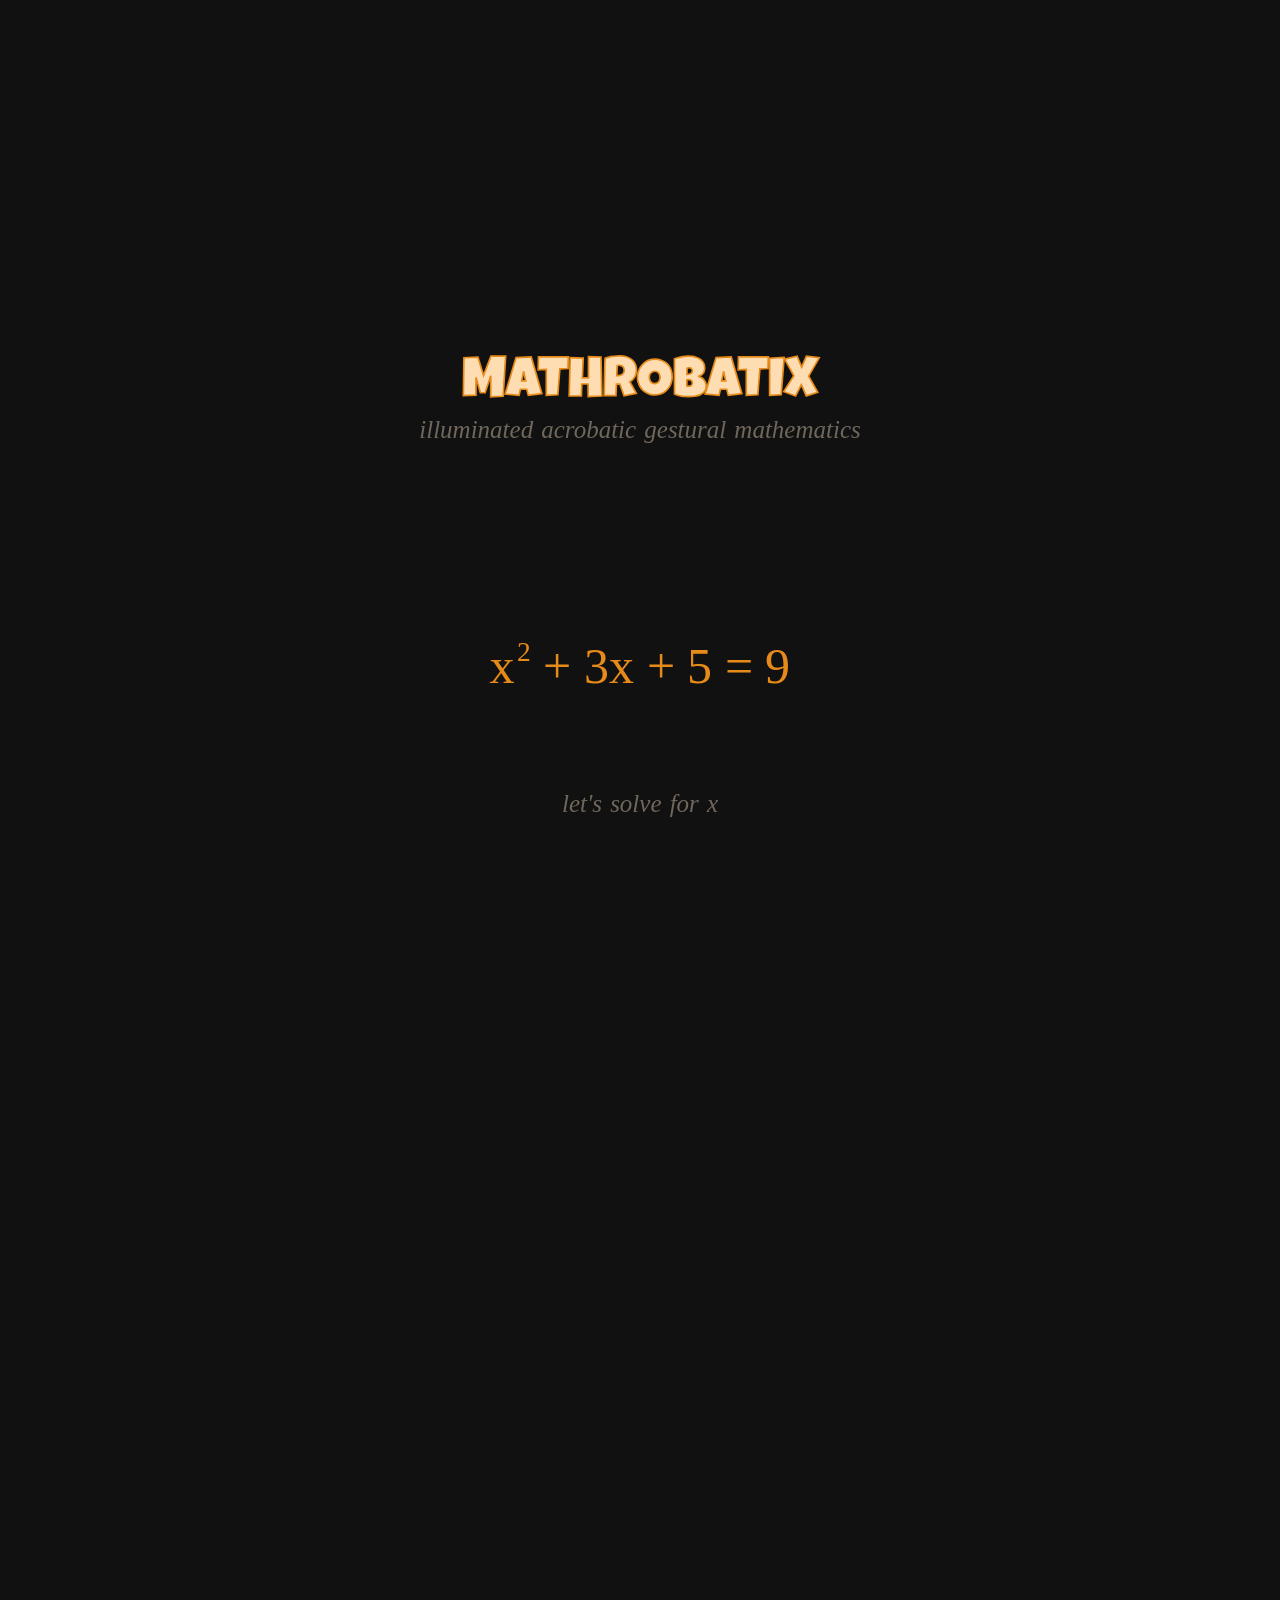
<file: index.html>
<!doctype html>
<html lang="en">
  <head>
    <title>MathrobatiX</title>
    <meta charset="UTF-8" />
    <meta name="viewport" content="width=device-width, initial-scale=1.0" />
    <script src="mbx4.js"></script>
    <style>
      body {
        display: flex;
        flex-direction: column;
        align-items: center;
        justify-content: center;
        margin: 0;
        padding-top: 30vh;
        padding-bottom: 100vh;
        background-color: #111;
      }
      mathro-batix {
        width: 100%;
        font-size: 1.25rem;
        background-color: #111;
      }
      @media screen and (orientation: portrait) {
        mathro-batix {
          font-size: 0.8em;
        }
      }
    </style>
  </head>

  <body>
    <mathro-batix id="mbx1" data-mbx='{"xxx_color":300}'></mathro-batix>

    <script id="ROUTINES">
      const routine = {
        intro: `
          <x data-logo>MATHROBATIX</x>
          illuminated acrobatic gestural mathematics
        `,
        stage: `
          <x id="Tx-a">x</x>
          <x id="pow2-a">
           <x data-sup>2</x>
          </x>
          <x id="plus-b">+</x>
          <x data-tite>
           <x id="T3-b">3</x>
           <x id="Tx-b">x</x>
          </x>
          <x id="Tplus-c">+</x>
          <x id="T5-c">5</x>
          <x id="EQ">=</x>
          <x id="T9-d">9</x>
        `,
        steps: [
          {
            note: "let's solve for x",
            acts: (X) => {
              X.spot("pow2-a", "plus-b", "T3-b", "Tx-b", "Tplus-c", "T5-c", "EQ", "T9-d").unfurl();
            },
          },
        ],
      };
    </script>
    <script id="LOADER">
      const mbx1 = document.getElementById("mbx1");
      mbx1.addEventListener("mbx-ready", (e) => {
        mbx1.loadRoutine(routine);
      });
    </script>
  </body>
</html>
</file>
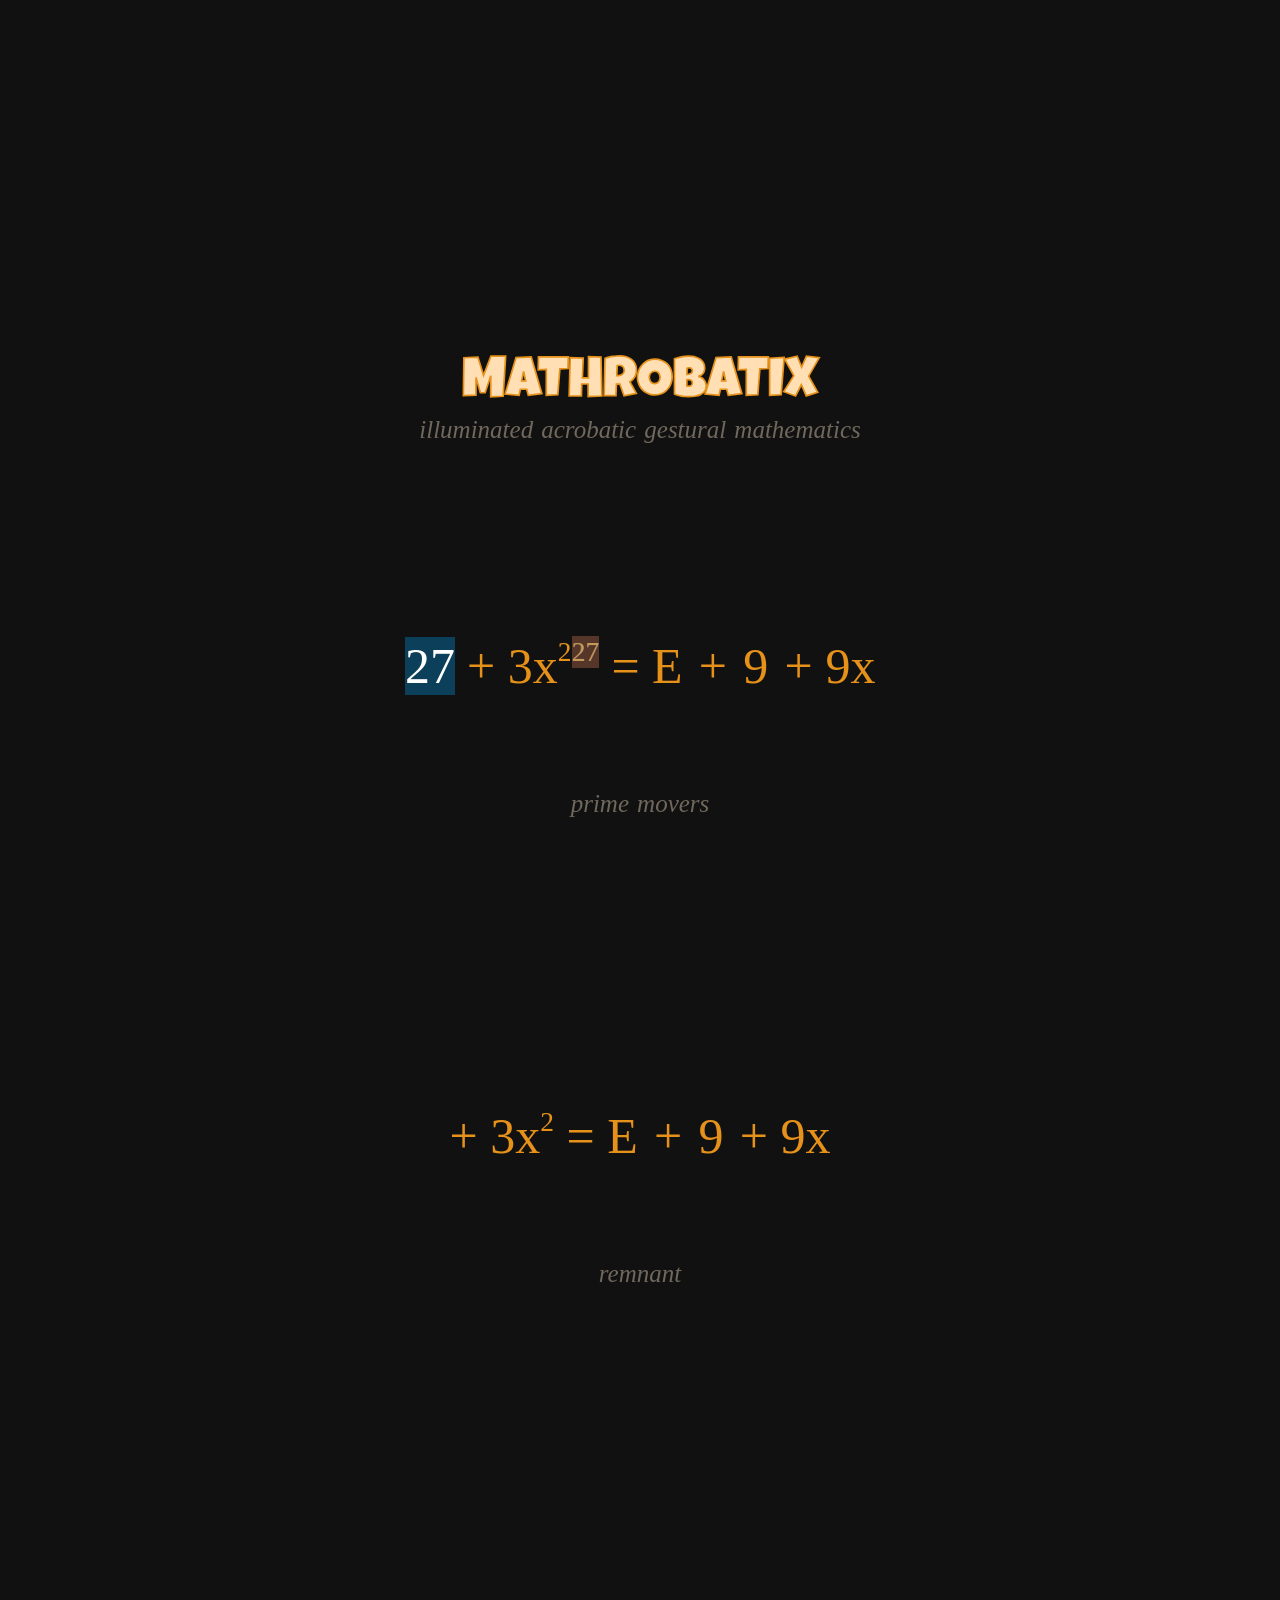
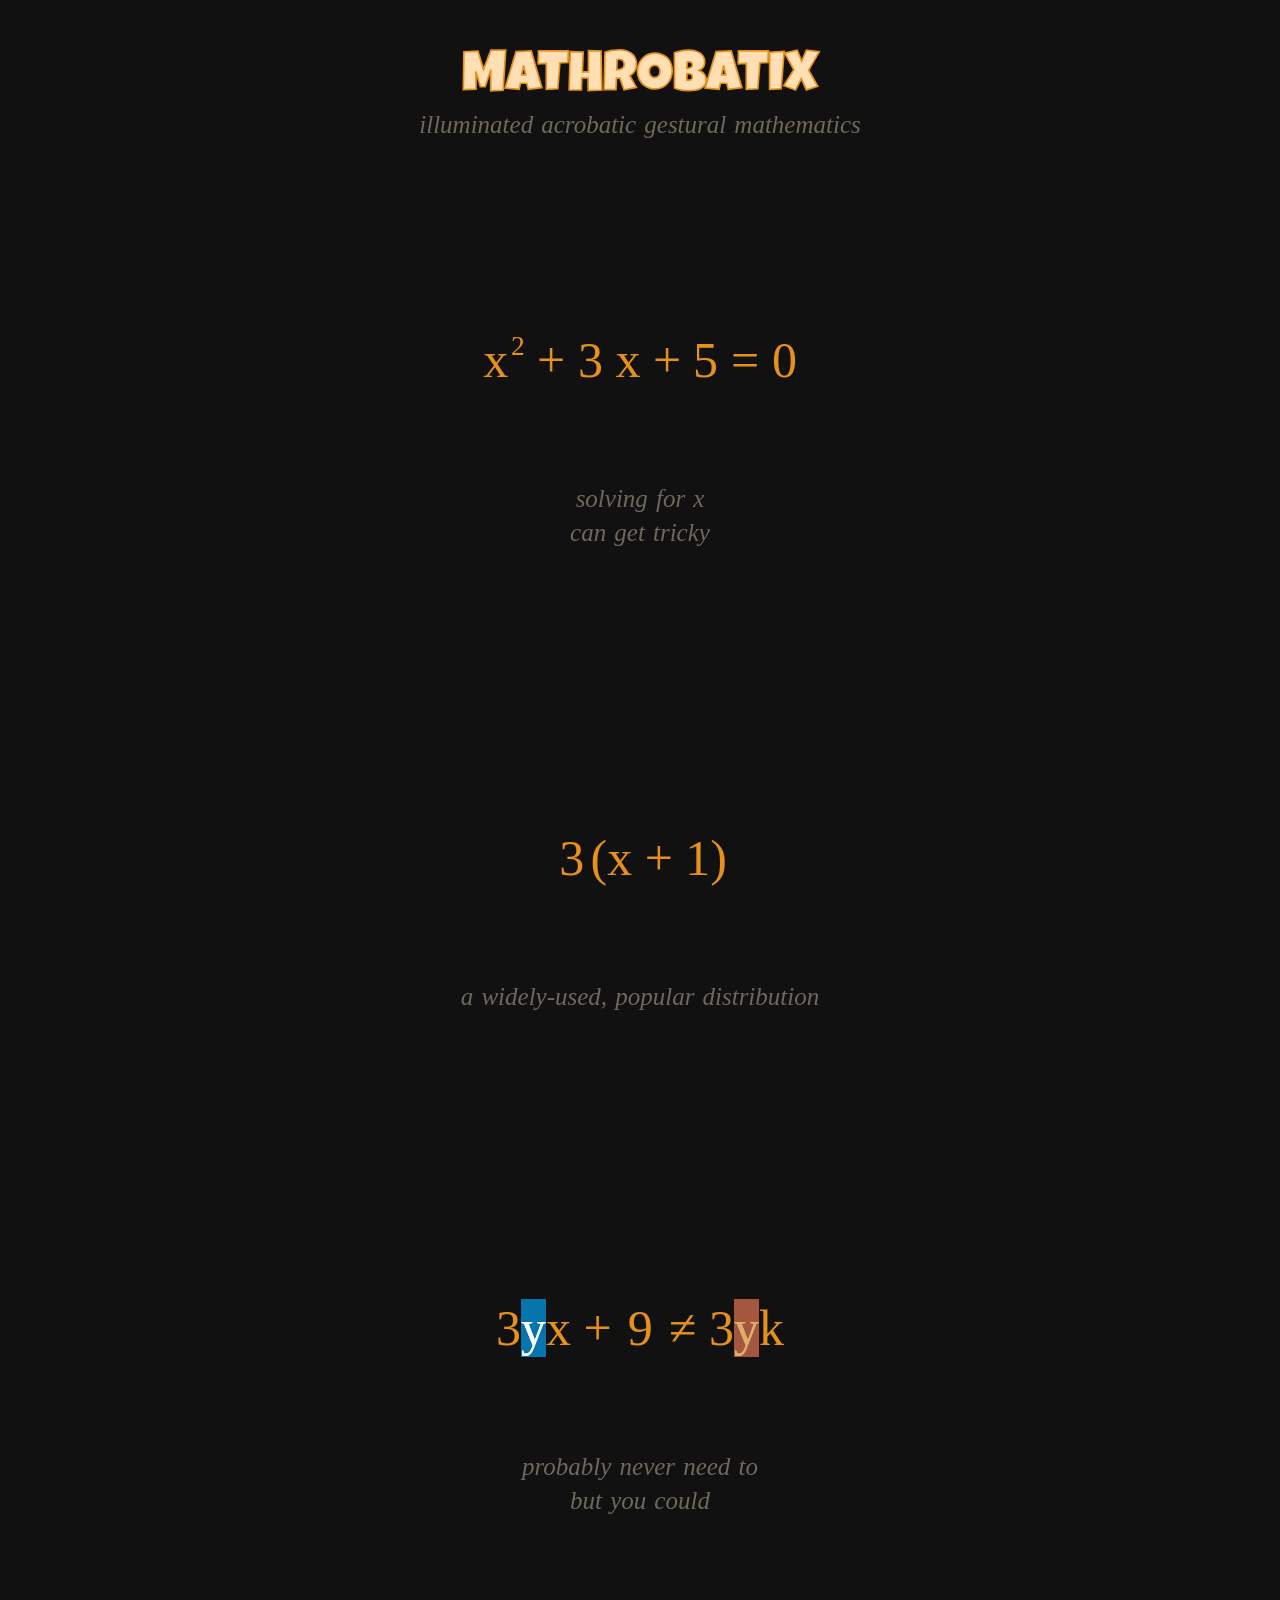
<file: mbx5/index.html>
<!doctype html>
<html lang="en">
  <head>
    <title>mbx5.0 beta</title>
    <meta charset="UTF-8" />
    <meta name="viewport" content="width=device-width, initial-scale=1.0" />
    <script src="mbx5.js" data-mbx='{"tag":"rat-batix","css":"mbx5.css"}'></script>
    <style>
      body {
        display: flex;
        flex-direction: column;
        align-items: center;
        justify-content: center;
        margin: 0;
        padding-top: 30vh;
        padding-bottom: 100vh;
        background-color: #111;
      }
      rat-batix {
        width: 100%;
        font-size: 1.25rem;
        background-color: #111;
      }
      @media screen and (orientation: portrait) {
        rat-batix {
          font-size: 0.8em;
        }
      }
    </style>
  </head>

  <body>
    <rat-batix id="one" data-mbx='{"xxx_color":300}'></rat-batix>
    <rat-batix id="two" data-mbx='{"xxx_color":300}'></rat-batix>

    <script id="ROUTINES">
      const routineTesting = {
        intro: `
          <x data-logo>MATHROBATIX</x>
          illuminated acrobatic gestural mathematics
        `,
        steps: [
          {
            load: `
             <x id="T27">27</x>
             +
             <x id="T3x2">
              <x data-tite>
              <x id="T3">3</x>
              <x id="Tx-a">x</x>
              <x data-sup data-tite>
                <x id="pow2">2</x>
              </x>
              </x>
             </x>
             <x id="EQ">=</x>
             <x id="T3plus">E + 9 +</x>
             <x data-tite>
              <x id="T9">9</x>
              <x>x</x>
             </x>
            </x>
          `,
            note: `prime movers`,
            acts: (X) => {
              X.spot("T3plus").grow();
              X.spot("T27").viva().during(0, 0.5);
              X.spot("T27").spin().vault();
              X.spot("T27").moveAfter("pow2").during(0.7, 1);
            },
          },
          {note:"remnant"},
        ],
      };
      const routineDemo = {
        intro: `
          <x data-logo>MATHROBATIX</x>
          illuminated acrobatic gestural mathematics
        `,
        steps: [
          {
            // unfurl
            load: `
            <x id="Tx-a">x</x>
            <x id="pow-2-a"><x data-sup>2</x></x>
            <x id="plus-b">+</x>
            <x id="T3x-b" data-tite>
             <x id="T3-b">3</x>
             <x id="Tx-b">x</x>
            </x>
            <x id="plus-c">+</x>
            <x id="T5-c">5</x>
            <x id="EQ">=</x>
            <x id="T0-d">0</x>
            `,
            note: `
              <x>solving for x</x>
              <x>can get tricky</x>
            `,
            acts: (X) => {
              X.spot("Tx-a").viva();
              X.spot("pow-2-a", "plus-b", "T3x-b", "plus-c", "T5-c", "EQ", "T0-d").unfurl();
            },
          },
          {
            // default distribution
            load: `
            <x id="T3">3</x>
            <x data-tite-left>(</x>
            <x id="Tx">x</x> + <x id="T1">1</x>
            <x data-tite-rite>)</x>
            `,
            note: `
            a widely-used, popular distribution
            <x data-rant>
              speaking of widely-used and popular
              distributions, that happens to also 
              be the goal of MathroBatiX itself
            </x>
            `,
            acts: (X) => {
              X.spot("Tx", "T1").dist("T3");
              X.spot("T3-doppel-0").blink().during(0.3, 1);
              X.spot("T3-doppel-1").blink().during(0.3, 1);
              X.spot("T3").vaporize();
            },
          },
          {
            // blur move
            load: `
            <x id="T3yx">
             <x data-tite>
              <x>3</x>
              <x data-doppel>
               <x id="Ty-a">y</x>
               <x id="Ty-b">y</x>
               <x id="Ty-c">y</x>
              </x>
              <x>x</x>
             </x>
            </x>
            <x> + 9 &ne; </x>
            <x id="T3catch-y-k">
             <x data-tite>
              <x>3</x>
              <x data-catch>
               <x id="catch-1"></x>
              </x>
              <x>k</x>
             </x>
            </x>
            `,
            note: `
            <x>probably never need to</x>
            <x>but you could</x>
            `,
            acts: (X) => {
              X.spotAll().blur();
              X.spot("Ty-a").blink().bulk(2.2).moveAfter("catch-1").during(0, 0.8);
              X.spot("Ty-b").blink().bulk(2.2).moveAfter("catch-1").during(0.1, 0.9);
              X.spot("Ty-c").blink().bulk(2.2).moveAfter("catch-1").during(0.2, 1.0);
            },
          },
        ],
      };
    </script>

    <script id="LOADER">
      const one = document.getElementById("one");
      one.addEventListener("mbx-ready", (e) => {
        one.loadRoutine(routineTesting);
      });
      const two = document.getElementById("two");
      two.addEventListener("mbx-ready", (e) => {
        two.loadRoutine(routineDemo);
      });
    </script>

    <script id="DEBUGG">
      const log = console.log;
    </script>
  </body>
</html>
</file>
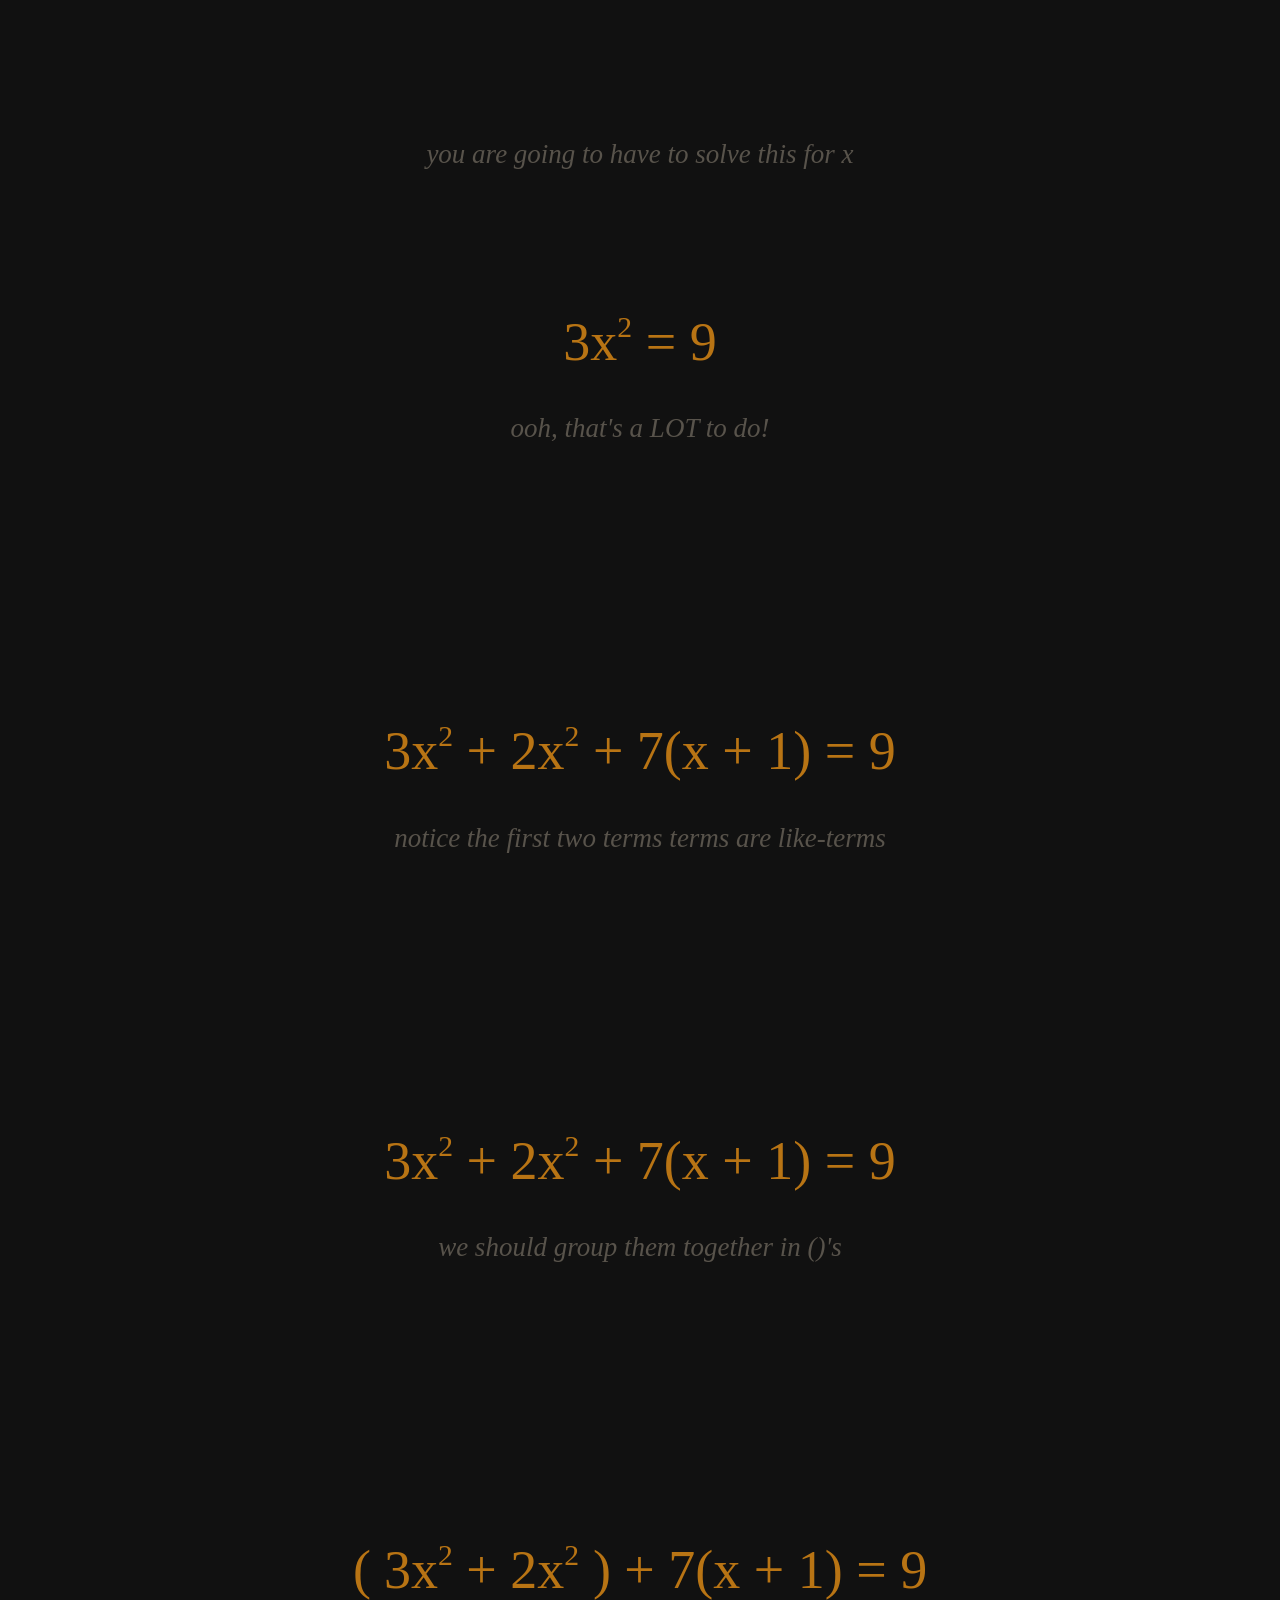
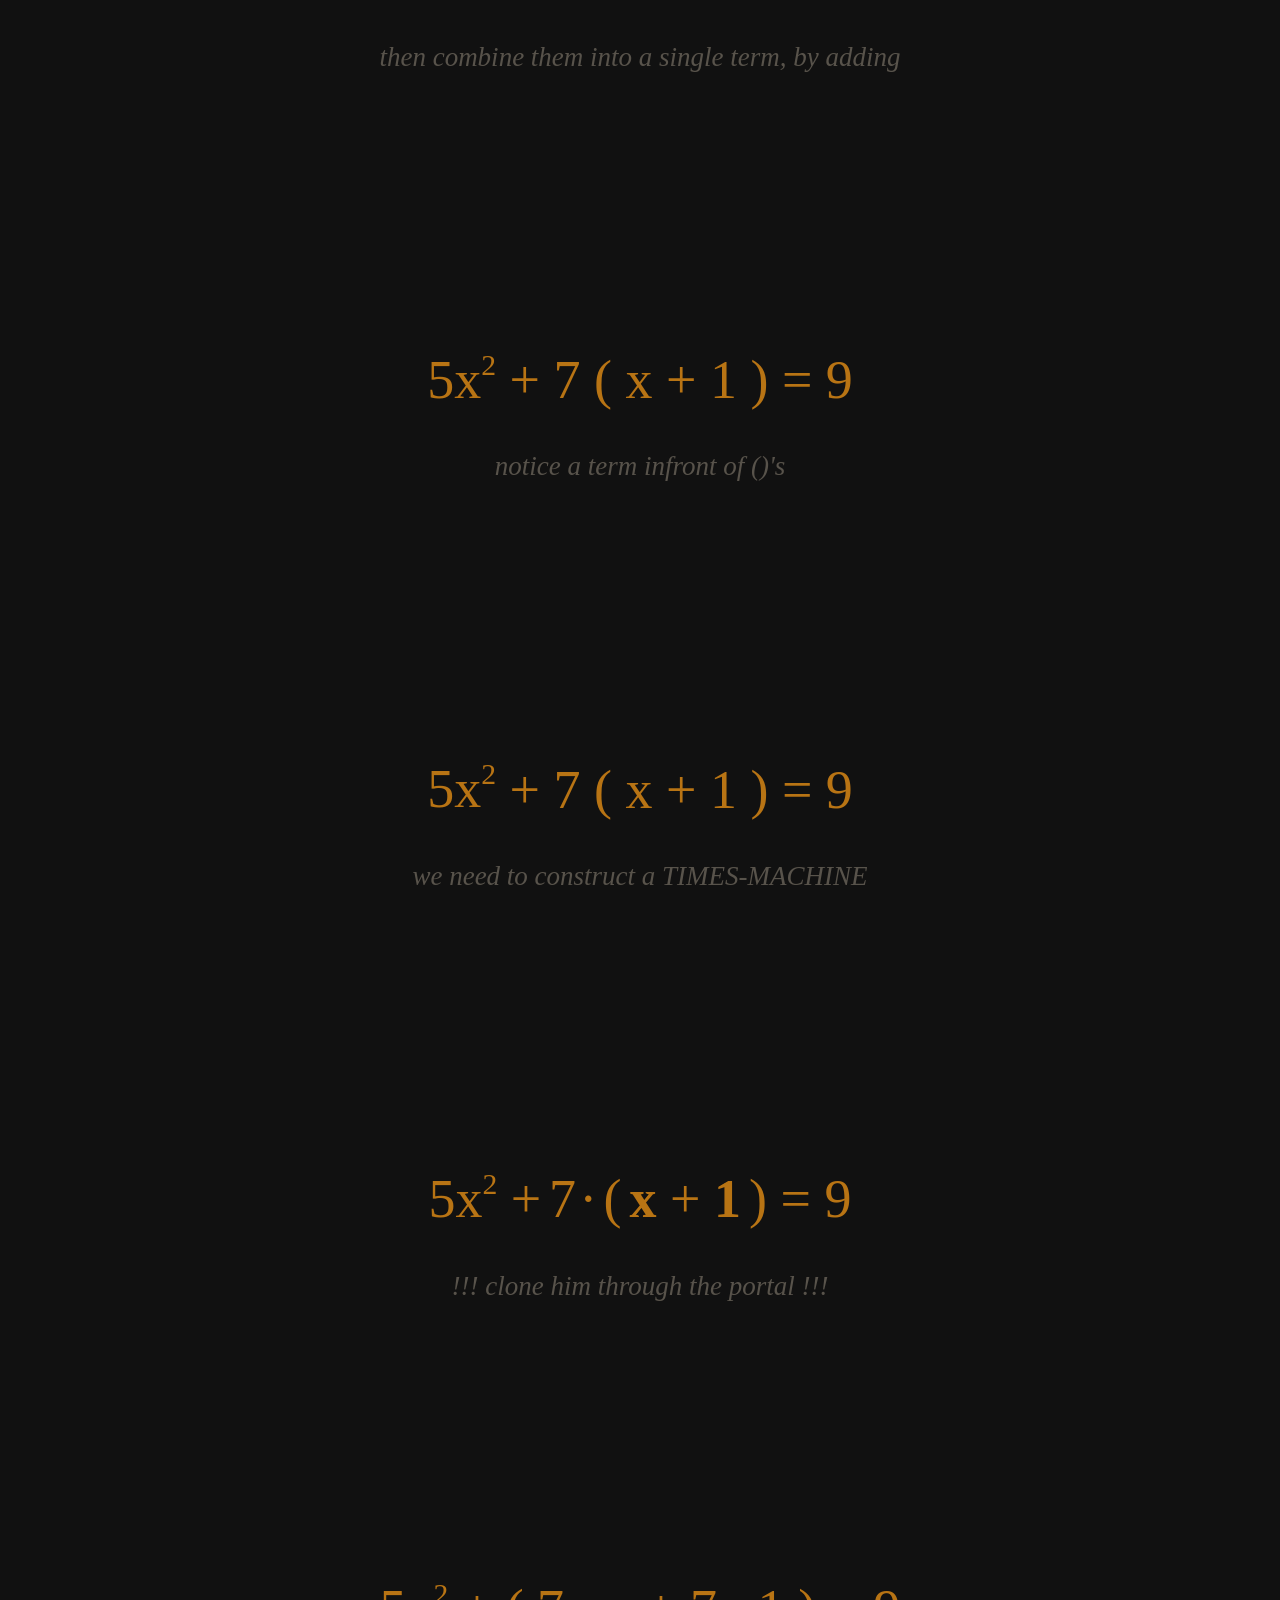
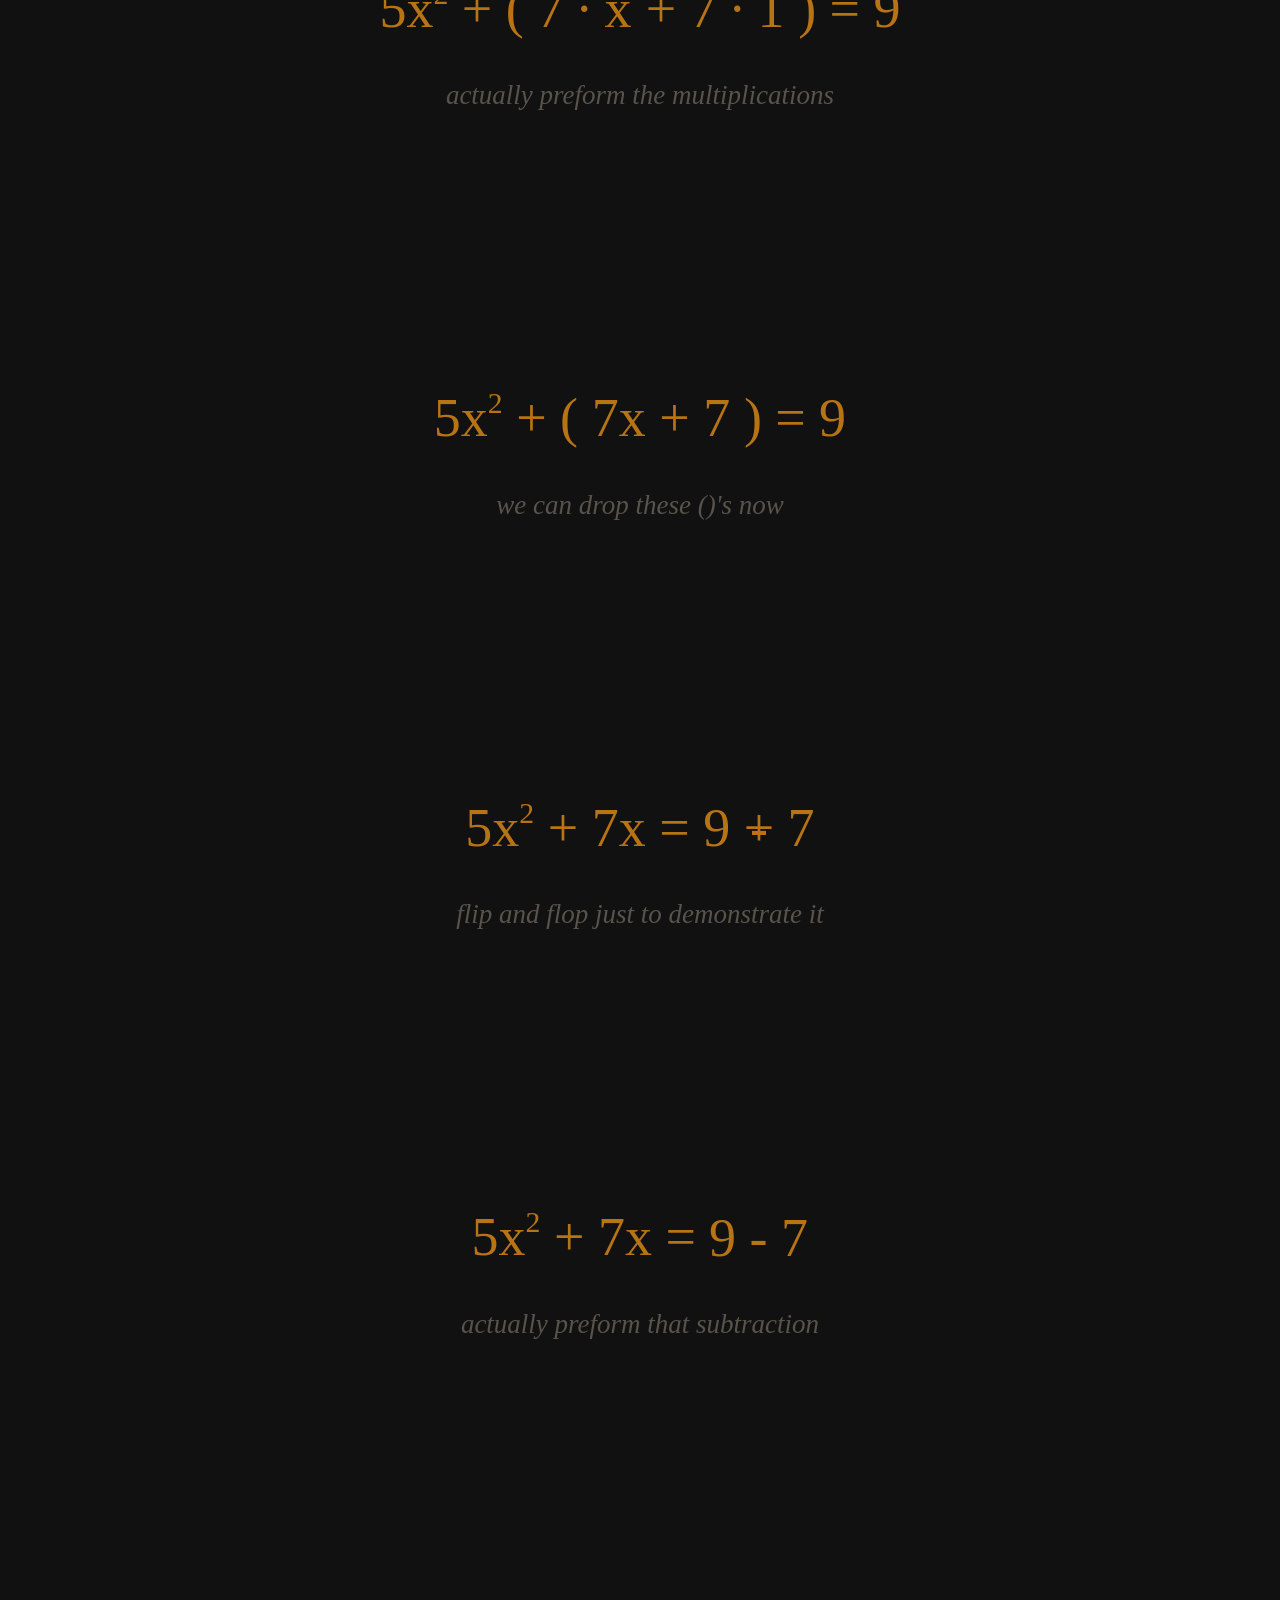
<file: beta05.html>
<!doctype html>
<html lang="en">
  <head>
    <meta charset="UTF-8" />
    <title>Mathro&middot;batiX Scroll Vault 0.5beta</title>

    <!-- 
    /////////////////////////////////////////////////////////
    //  !!! PARSE _ROUTINES_ and inject scrollmations !!!  //
    /////////////////////////////////////////////////////////
    -->

    <style id="demoStyles">
      body {
        display: flex;
        align-items: center;
        justify-content: center;
        padding-bottom: 100vh;
        background-color: #111;
      }
      mathro-batix {
        padding-top: 10vh;
        width: 70%;
        font-size: 54px;
      }
    </style>

    <style id="mathrobatixStyles">
      /* CONFIG */
      mathro-batix {
        --animation-start: 50%;
        --animation-end: 80%;
        --font-size: 3rem;
        --back-color: #111;
        --nose-h: 35;
        --nose-s: 80%;
        --nose-l: 40%;
        --nose-a: 1;
      }

      /* LAYOUT */
      mathro-batix * {
        box-sizing: border-box;
      }
      mathro-batix {
        display: inline-flex;
        flex-direction: column;
        overflow: visible;
        color: var(--main-color);
        background-color: var(--back-color);
      }

      /* COLORS */
      mathro-batix {
        --main-color: hsla(
          var(--nose-h),
          var(--nose-s),
          var(--nose-l),
          var(--nose-a)
        );

        --white-color: hsl(
          var(--nose-h),
          var(--nose-s),
          calc(2.2 * var(--nose-l))
        );

        --grey-color: hsl(
          var(--nose-h),
          calc(0.1 * var(--nose-s)),
          calc(0.8 * var(--nose-l))
        );
      }

      /* FILTERS|SHAPES */
      mathro-batix {
        --viva-f1: 0 0 3px hsl(var(--nose-h), var(--nose-s), 80%);
        --viva-f2: 0 0 8px hsl(calc(var(--nose-h) + 12), var(--nose-s), 58%);
        --viva-f3: 0 0 24px hsl(calc(var(--nose-h) - 40), var(--nose-s), 55%);

        --viva-shadow: var(--viva-f1), var(--viva-f2), var(--viva-f3);

        --viva-filter: drop-shadow(var(--viva-f1)) drop-shadow(var(--viva-f2))
          drop-shadow(var(--viva-f3));

        --ghost-shadow: 0 0 0px var(--back-color), 0 0 3px #fff, 0 0 12px #fff;

        --vapor-shadow:
          0 0 5px var(--back-color), 0 0 40px var(--main-color), 0 0 40px #fff;

        --cank-00: url("data:image/svg+xml,%3Csvg xmlns='http://www.w3.org/2000/svg' width='100px' height='100px' preserveAspectRatio='none' %3E%3Cpath d='M0 94Q30 40 95 0L100 10Q33 43 10 100Z'/%3E%3C/svg%3E");
      }
    </style>

    <style id="stepStyles">
      [data-step] {
        display: inline-block;
        position: relative;
        margin-bottom: 30vh;
      }
      [data-step] > :nth-child(1) {
        /* don't use interpolate-size if possible */
        /* interpolate-size: allow-keywords; */
        display: flex;
        gap: 0.25em;
        align-items: baseline;
        justify-content: center;
        font-family: "Times New Roman", Times, serif;
      }
      [data-step] > :nth-child(2) {
        margin-top: 1.5em;
        width: 100%;
      }
    </style>

    <style id="batixStyles">
      b {
        position: relative;
        display: inline-block;
        font-weight: normal;
        text-wrap: nowrap;

        --ani-start: 0;
        --ani-end: 1;

        --animation-range: cover
          calc(
            var(--animation-start) +
              (var(--animation-end) - var(--animation-start)) * var(--ani-start)
          )
          cover
          calc(
            var(--animation-start) +
              (var(--animation-end) - var(--animation-start)) * var(--ani-end)
          );
      }

      b sup {
        font-size: 0.55em;
        vertical-align: 70%;
      }
    </style>

    <style id="moveStyles">
      .move {
        animation: move linear both;
        animation-timeline: view();
        animation-range: var(--animation-range);
      }

      @keyframes move {
        from {
          transform: translate(var(--dx), var(--dy));
        }
        to {
          transform: translate(0, 0);
        }
      }
    </style>

    <style id="jumpStyles">
      [data-jump] {
        animation: jump ease-out both;
        animation-timeline: view();
        animation-range: var(--animation-range);
      }
      @keyframes jump {
        0% {
          transform: translateY(0em);
        }
        15% {
          transform: translateY(-1em);
        }
        85% {
          transform: translateY(-1em);
        }
        100% {
          transform: translateY(0em);
        }
      }
    </style>

    <style id="crossStyles">
      [data-cross] {
        position: relative;
        display: inline-grid;
        grid-template-areas: "stack";
        justify-items: center;
        align-items: baseline;
      }

      [data-cross] > * {
        transform-origin: left center;
        grid-area: stack;
        white-space: nowrap;
      }

      [data-cross] > :nth-child(1) {
        animation: fade-out ease-out both;
        animation-timeline: view();
        animation-range: var(--animation-range);
      }

      [data-cross] > :nth-child(2) {
        animation: fade-in ease-out both;
        animation-timeline: view();
        animation-range: var(--animation-range);
      }

      @keyframes fade-in {
        0% {
          opacity: 0;
        }
        100% {
          opacity: 1;
        }
      }

      @keyframes fade-out {
        0% {
          opacity: 1;
        }
        100% {
          opacity: 0;
        }
      }
    </style>

    <style id="growStyles">
      [data-grow] {
        display: inline-block;
        transform-origin: 0% 50%;
        will-change: transform;
        animation: grow linear both;
        animation-timeline: view();
        animation-range: var(--animation-range);
      }

      @keyframes grow {
        from {
          margin-right: -0.25em;
          transform: scale(0);
          width: 0px;
          opacity: 0;
        }
        to {
          margin-right: 0em;
          transform: scale(1);
          width: var(--full-width);
          opacity: 1;
        }
      }
    </style>

    <style id="shrinkStyles">
      [data-shrink] {
        display: inline-block;
        transform-origin: 0% 50%;
        will-change: transform;
        animation: shrink ease-in-out both;
        animation-timeline: view();
        animation-range: var(--animation-range);
      }

      @keyframes shrink {
        from {
          margin-right: 0em;
          transform: scale(1);
          width: var(--full-width);
          opacity: 1;
        }
        to {
          margin-right: -0.25em;
          transform: scale(0);
          width: 0px;
          opacity: 0;
        }
      }
    </style>

    <style id="spinStyles">
      [data-spin] {
        animation: spin linear both;
        animation-timeline: view();
        animation-range: var(--animation-range);
      }
      @keyframes spin {
        to {
          rotate: var(--spin-angle, -360deg);
        }
      }
    </style>

    <style id="vivaStyles">
      [data-viva] {
        text-shadow: none;
        --ani-start: 0.6;
        animation: viva linear both;
        animation-timeline: view();
        animation-range: var(--animation-range);
      }
      @keyframes viva {
        to {
          color: var(--white-color);
          text-shadow: var(--viva-shadow);
        }
      }
    </style>

    <style id="ghostStyles">
      [data-ghost] {
        text-shadow: none;
        animation: ghost linear both;
        animation-timeline: view();
        animation-range: var(--animation-range);
      }
      @keyframes ghost {
        to {
          color: var(--back-color);
          text-shadow: var(--ghost-shadow);
        }
      }
    </style>

    <style id="vaporizeStyles">
      [data-vaporize] {
        animation: vaporize linear both;
        animation-timeline: view();
        animation-range: var(--animation-range);
      }
      @keyframes vaporize {
        0% {
          text-shadow: none;
        }
        40% {
          color: var(--back-color);
          text-shadow: var(--ghost-shadow);
          opacity: 1;
        }
        95% {
          color: transparent;
          text-shadow: var(--vapor-shadow);
          opacity: 0.8;
        }
        100% {
          color: transparent;
          text-shadow: var(--vapor-shadow);
          opacity: 0;
        }
      }
    </style>

    <style id="absorbStyles">
      [data-absorb] {
        position: relative;
        display: inline-grid;
        grid-template-areas: "stack";
        justify-items: center;
        align-items: baseline;
      }

      [data-absorb] > * {
        transform-origin: left center;
        grid-area: stack;
        white-space: nowrap;
      }

      [data-absorb] > :nth-child(1) {
        animation: shrink ease-out both;
        animation-timeline: view();
        animation-range: var(--animation-range);
      }

      [data-absorb] > :nth-child(2) {
        animation: grow ease-in both;
        animation-timeline: view();
        animation-range: var(--animation-range);
      }
    </style>

    <style id="parensStyles">
      [data-parens]::before {
        content: "(";
      }
      [data-parens]::after {
        content: ")";
      }
    </style>

    <style id="rootStyles">
      [data-root] {
        --root-high: 120%;
        --root-for-dark: url("data:image/svg+xml,%3Csvg xmlns='http://www.w3.org/2000/svg' width='30px' height='100px' preserveAspectRatio='none'%3E%3Cpath d='M8 46L14 30L19 52L18 0L23 1L24 90L11 43Z' /%3E%3C/svg%3E");
        --root-aft-dark: url("data:image/svg+xml,%3Csvg xmlns='http://www.w3.org/2000/svg' width='100px' height='100px' preserveAspectRatio='none'%3E%3Cpath d='M0 0H 100V3L 2 7Z' /%3E%3C/svg%3E");
        /* word-spacing: -0.2em; */
        margin-left: 0.6em;
        margin-right: 0.5ch;
      }

      [data-root]::before,
      [data-root]::after {
        content: "";
        position: absolute;
        height: var(--root-high);
        top: calc((100% - var(--root-high)) / 2);
        background-repeat: no-repeat;
        background-size: 100% 100%;
        overflow: visible;
        filter: url("#maincolor");
      }

      [data-root]::before {
        width: 1.2ch;
        left: -1.5ch;
        background-image: var(--root-for-dark);
      }

      [data-root]::after {
        width: calc(100% + 1.3ch);
        left: -0.75ch;
        background-image: var(--root-aft-dark);
      }
    </style>

    <style id="cankStyles">
      [data-cank] {
        --cank-00: url("data:image/svg+xml,%3Csvg xmlns='http://www.w3.org/2000/svg' width='100px' height='100px' preserveAspectRatio='none' %3E%3Cpath d='M0 94Q30 40 95 0L100 10Q33 43 10 100Z'/%3E%3C/svg%3E");
        --cank-01: url("data:image/svg+xml,%3Csvg xmlns='http://www.w3.org/2000/svg' width='100px' height='100px' preserveAspectRatio='none' %3E%3Cpath d='M0 90Q55 55 90 0L100 8Q65 50 10 100Z'/%3E%3C/svg%3E");
        --cank-02: url("data:image/svg+xml,%3Csvg xmlns='http://www.w3.org/2000/svg' width='100px' height='100px' preserveAspectRatio='none' %3E%3Cpath d='M0 100Q30 75 55 30L55 50Q30 80 0 100ZM 100 0Q70 25 50 70L50 50Q70 20 100 0Z'/%3E%3C/svg%3E");
        --back-mig: var(--cank-00);
      }
      [data-cank]::before {
        content: "";
        position: absolute;
        left: -5px;
        height: 100%;
        width: calc(100% + 10px);
        background-image: var(--back-mig);
        background-repeat: no-repeat;
        background-size: 100% 100%;
        overflow: visible;
        filter: url("#maincolor");
        animation: cank linear both;
        animation-timeline: view();
        animation-range: var(--animation-range);
      }
      [data-cank="01"] {
        --back-mig: var(--cank-01);
      }
      [data-cank="02"]::before {
        --back-mig: var(--cank-02);
      }
      [data-cank][data-svgviva]::before {
        filter: url("#svgviva");
      }
      @keyframes cank {
        0% {
          left: 50%;
          top: 50%;
          width: 0;
          height: 0;
        }
        100% {
          left: -8px;
          top: 10%;
          width: calc(100% + 16px);
          height: 80%;
        }
      }
    </style>

    <style id="distStyles">
      [data-dist] {
        display: flex;
        gap: 0.15em;
      }
      [data-dist] > #coefficient {
        word-spacing: -0.15em;
        --ani-end: 0.5;
      }
      [data-dist] > #coefficient > [data-shrink] {
        --ani-start: 0.5;
      }
      [data-dist] [data-vaporize="teleport"] {
        position: absolute;
        font-weight: bold;
        --ani-start: 0.25;
        --ani-end: 0.85;
      }
      [data-dist] [data-grow="teleport"] {
        --ani-start: 0.65;
      }
    </style>

    <style id="viva">
      [data-filter-viva] {
        color: var(--white-color);
        text-shadow: var(--viva-shadow);
      }
      [data-filter-viva]::after,
      [data-filter-viva]::before {
        color: var(--white-color);
        filter: url("#svgviva");
      }
      [data-filter-clear] {
        animation: filter-clear linear both;
        animation-timeline: view();
        animation-range: var(--animation-range);
      }
      @keyframes filter-clear {
        to {
          color: var(--main-color);
          text-shadow: none;
        }
      }
    </style>

    <style id="rantStyles">
      c-omm,
      r-ant {
        position: relative;
        display: inline-block;
        padding: 0px 10px;
        font-size: 0.5em;
        font-style: italic;
        text-align: center;
        color: var(--grey-color);
      }
      r-ant {
        font-size: 0.4em;
      }
      c-omm::before,
      r-ant::before {
        content: "";
        position: absolute;
        width: 5px;
        height: 100%;
        right: 100%;
        top: 0;
        /* border-width: 1.5px 0px 1.5px 3px; */
        /* border-style: solid; */
        /* border-color: var(--grey-color); */
      }
      c-omm::after,
      r-ant::after {
        content: "";
        position: absolute;
        width: 5px;
        height: 100%;
        left: 100%;
        top: 0;
        /* border-width: 1.5px 3px 1.5px 0px; */
        /* border-style: solid; */
        /* border-color: var(--grey-color); */
      }
      c-omm > b {
        position: absolute;
        display: inline-block;
        width: 100%;
        left: 0%;
        top: 100%;
        padding: 20px;
        font-size: 0.5em;
        text-align: justify;
        color: var(--grey-color);
        background-color: var(--back-color);
        border-left: 1px solid var(--grey-color);
        opacity: 0;
        z-index: 10;
        max-height: 10em;
        overflow-y: auto;
        transition: opacity ease-in 600ms;
        pointer-events: none;
      }
      c-omm:hover b {
        opacity: 0.85;
        transition: opacity ease-out 400ms;
        pointer-events: auto;
      }
      c-omm em {
        font-style: normal;
      }
    </style>
  </head>

  <body>
    <mathro-batix>
      <svg id="MathroBatixSVG" width="0" height="0" style="position: absolute">
        <defs>
          <filter id="maincolor">
            <feFlood flood-color="var(--main-color)" result="F0" />
            <feComposite in="F0" in2="SourceGraphic" operator="in" />
          </filter>

          <filter id="svgviva" x="-200%" y="-200%" height="900%" width="900%">
            <feGaussianBlur stdDeviation="0.3" result="B0" />
            <feFlood
              flood-color="hsl(
            var(--nose-h),
            var(--nose-s),
            90%
        )"
              result="F0"
            />
            <feComposite in="F0" in2="B0" operator="in" result="Z0" />

            <feGaussianBlur stdDeviation="2" result="B1" />
            <feFlood
              flood-color="hsl(
            calc(var(--nose-h) + 12),
            var(--nose-s),
            50%
        )"
              result="F1"
            />
            <feComposite in="F1" in2="B1" operator="in" result="Z1" />

            <feGaussianBlur stdDeviation="3" result="B2" />
            <feFlood
              flood-color="hsl(
            calc(var(--nose-h) - 20),
            calc(var(--nose-s) * 0.69),
            45%
        )"
              result="F2"
            />
            <feComposite in="F2" in2="B2" operator="in" result="Z2" />

            <feGaussianBlur stdDeviation="4" result="B3" />
            <feFlood
              flood-color="hsl(
            calc(var(--nose-h) - 40),
            calc(var(--nose-s) * 1.1),
            50%
        )"
              result="F3"
            />
            <feComposite in="F3" in2="B3" operator="in" result="Z3" />

            <feGaussianBlur stdDeviation="8" result="B4" />
            <feFlood
              flood-color="hsl(
            var(--nose-h),
            calc(var(--nose-s) * 1.1),
            50%
        )"
              result="F4"
            />
            <feComposite in="F4" in2="B4" operator="in" result="Z4" />

            <feMerge>
              <feMergeNode in="Z4" />
              <feMergeNode in="Z3" />
              <feMergeNode in="Z2" />
              <feMergeNode in="Z1" />
              <feMergeNode in="Z0" />
            </feMerge>
          </filter>
        </defs>
      </svg>

      <div data-step id="intro_message" style="margin-bottom: 15vh">
        <b> </b>
        <c-omm> you are going to have to solve this for x </c-omm>
      </div>

      <script id="unfurlScript">
        window.addEventListener("load", (e) => {
          document.querySelectorAll("[data-unfurl]").forEach((el) => {
            const items = Array.from(el.children);
            items.forEach((b, i) => {
              b.setAttribute("data-grow", "");
              b.style.setProperty("--ani-start", i / items.length);
            });
            el.style.display = "inline-block";
          });
        });
      </script>
      <style id="unfurlStyles">
        [data-unfurl] {
          display: none;
          margin-left: -0.25em;
          --animation-start: 65%;
          --animation-end: 90%;
          animation: unfurl-terms linear both;
          animation-timeline: view();
          animation-range: var(--animation-range);
        }
        @keyframes unfurl-terms {
          to {
            margin-left: 0em;
          }
        }
      </style>
      <div data-step id="unfurl_expression">
        <b>
          <b>3x<sup>2</sup></b>
          <b data-unfurl>
            <b>+ 2x<sup>2</sup></b>
            <b>+ 7</b>
            <b>(x</b>
            <b>+ 1)</b>
          </b>
          <b>= 9</b>
        </b>
        <c-omm> ooh, that's a LOT to do! </c-omm>
      </div>

      <div data-step id="notice_like">
        <b>
          <b data-viva style="--ani-start: 0">3x<sup>2</sup></b>
          <b>+</b>
          <b data-viva style="--ani-start: 0">2x<sup>2</sup></b>
          + 7(x + 1) = 9
        </b>
        <c-omm>
          notice the first two terms terms are like-terms
          <b>
            "like-terms" are terms where the variable portion is the same; in
            this case, the first to terms have an x<sup>2</sup>; our goal will
            be to combine them
          </b>
        </c-omm>
      </div>

      <div data-step id="group_like">
        <b>
          <b data-grow>
            <b data-viva>(</b>
          </b>
          <b style="--ani-end: 0.5">3x<sup>2</sup></b>
          <b>+</b>
          <b style="--ani-end: 0.5">2x<sup>2</sup></b>
          <b data-grow>
            <b data-viva>)</b>
          </b>
          + 7(x + 1) = 9
        </b>
        <c-omm> we should group them together in ()'s </c-omm>
      </div>

      <style id="combineTermsStyles">
        [data-combine-like] [data-shrink] {
          --ani-start: 0.51;
        }
      </style>
      <div data-step id="combine_like_terms">
        <b data-combine-like>
          <b data-shrink>(</b>
          <b data-absorb>
            <b>3x<sup>2</sup> + 2x<sup>2</sup></b>
            <b>
              <b data-viva> 5x<sup>2</sup></b>
            </b>
          </b>
          <b data-shrink>)</b>
          + 7(x + 1) = 9
        </b>
        <c-omm> then combine them into a single term, by adding </c-omm>
      </div>

      <div data-step id="notice_dist">
        <b data-notice-dist>
          <b>5x<sup>2</sup></b> +
          <b data-viva style="--ani-start: 0; --ani-end: 0.5">7</b>
          <b data-viva style="--ani-start: 0.7">(</b>
          x + 1
          <b data-viva style="--ani-start: 0.7">)</b>
          = 9
        </b>
        <c-omm> notice a term infront of ()'s </c-omm>
      </div>

      <div data-step id="build_portal">
        <b>
          <b>5x<sup>2</sup></b> +
          <b>7</b>
          <b data-grow>
            <b data-viva>&middot;</b>
          </b>
          <b>(</b>
          x + 1
          <b>)</b>
          = 9
        </b>
        <c-omm> we need to construct a TIMES-MACHINE </c-omm>
      </div>

      <div data-step id="distribute_term">
        <b>
          <b data-dist>
            <b>5x<sup>2</sup> +</b>
            <b id="coefficient" data-vaporize>
              <b data-shrink>7 &middot;</b>
            </b>
            <b>(</b>
            <b>
              <b data-grow="teleport" data-filter-viva>7 &middot;</b>
              <b data-vaporize="teleport">x</b>
              <b>x</b>
              +
              <b data-grow="teleport" data-filter-viva>7 &middot;</b>
              <b data-vaporize="teleport">1</b>
              <b>1</b>
            </b>
            <b>)</b>
          </b>
          <b>=</b>
          <b>9</b>
        </b>
        <c-omm> !!! clone him through the portal !!!</c-omm>
      </div>

      <div data-step id="multiply_dist">
        <b>
          <b>5x<sup>2</sup> + (</b>
          <b data-absorb>
            <b>7 &middot; x</b>
            <b data-filter-viva>7x</b>
          </b>
          +
          <b data-absorb>
            <b>7 &middot; 1</b>
            <b data-filter-viva>7</b>
          </b>
          <b>) = 9</b>
        </b>
        <c-omm> actually preform the multiplications </c-omm>
      </div>

      <div data-step id="drop_parens">
        <b>
          <b>5x<sup>2</sup> + </b>
          <b data-shrink style="--ani-start: 0.55">
            <b data-vaporize>(</b>
          </b>
          <b>7x + 7</b>
          <b data-shrink style="--ani-start: 0.55">
            <b data-vaporize>)</b>
          </b>
          <b>= 9</b>
        </b>
        <c-omm> we can drop these ()'s now </c-omm>
      </div>

      <div data-step id="flip_flop">
        <b data-move="0 2 1">
          <b>5x<sup>2</sup> + 7x</b>
          <b>
            <b data-viva>
              <b data-jump
                ><b data-spin>
                  <b data-cross>
                    <b>+</b>
                    <b>-</b>
                  </b>
                  <b>7</b>
                </b></b
              >
            </b>
          </b>
          <b>= 9</b>
        </b>
        <c-omm> flip and flop just to demonstrate it </c-omm>
      </div>

      <div data-step id="absorb_9-7">
        <b>
          <b>5x<sup>2</sup> + 7x = </b>
          <b data-absorb>
            <b>9 - 7</b>
            <b data-filter-viva>2</b>
          </b>
        </b>
        <c-omm> actually preform that subtraction </c-omm>
      </div>

      <!--
      <div data-step id="expanding_formula">
        <b data-floor>
          <b>-b &#177;</b>
          <b data-root>
            <b>b<sup>2</sup></b>
            <b data-grow style="--ani-start: 0">-</b>
            <b data-grow style="--ani-start: 0.2">4</b>
            <b data-grow style="--ani-start: 0.4">a</b>
            <b data-grow style="--ani-start: 0.6">c</b>
          </b>
        </b>
        <c-omm>
          point those toes, girly
          <b> you know what I mean when I say point your toes </b>
        </c-omm>
      </div>

      <style id="combineTermsStyles">
        #combine_like_terms > [data-shrink] {
          --ani-start: 0.51;
        }
      </style>
      <div data-step id="combine_like_terms">
        <b>
          <b>x<sup>3</sup></b>
          +
          <b data-filter-viva data-shrink>(</b>
          <b data-absorb>
            <b>2x<sup>2</sup> + 5x<sup>2</sup></b>
            <b data-filter-viva>7x<sup>2</sup></b>
          </b>
          <b data-filter-viva data-shrink>)</b>
          <b>+ 3 = 9</b>
        </b>
        <c-omm>combine like terms</c-omm>
      </div>

      -->
    </mathro-batix>

    <script id="DEBUGG">
      const log = console.log;
    </script>

    <script id="widthScript">
      const getWidths = () => {
        document
          .querySelectorAll(
            "[data-dist] > b, [data-grow], [data-shrink], [data-absorb] > b",
          )
          .forEach((el) => {
            el.style.animationTimeline = "none";
            el.style.animation = "none";
            el.style.setProperty("--full-width", el.offsetWidth + "px");
            el.style.animationTimeline = "view()";
            el.style.animation = "";
          });
      };
      window.addEventListener("load", getWidths);
      window.addEventListener("resize", getWidths);
    </script>

    <script id="movieScript">
      // !!! HORROR !!!
      // this needs to be re-orderd on resize or orientation change
      // try creating an 'undoing' order, reassigning those
      // rerending the tags, and hope that the -timeline:view();
      // will play to the correct position
      function setupEquation(el) {
        const items = Array.from(el.children);

        const firstRects = items.map((el) => el.getBoundingClientRect());

        const order = el.dataset.move.split(" ").map(Number);

        const reordered = order.map((i) => items[i]);
        reordered.forEach((child, i) => {
          child.style.order = i;
        });

        const lastRects = items.map((el) => el.getBoundingClientRect());

        items.forEach((el, i) => {
          const dx = firstRects[i].left - lastRects[i].left;
          const dy = firstRects[i].top - lastRects[i].top;

          el.style.setProperty("--dx", dx + "px");
          el.style.setProperty("--dy", dy + "px");

          el.classList.add("move");
        });
      }

      const getMoves = () => {
        document
          .querySelectorAll("[data-step] [data-move]")
          .forEach(setupEquation);
      };

      window.addEventListener("load", getMoves);
      window.addEventListener("resize", getMoves);
    </script>
  </body>
</html>
</file>
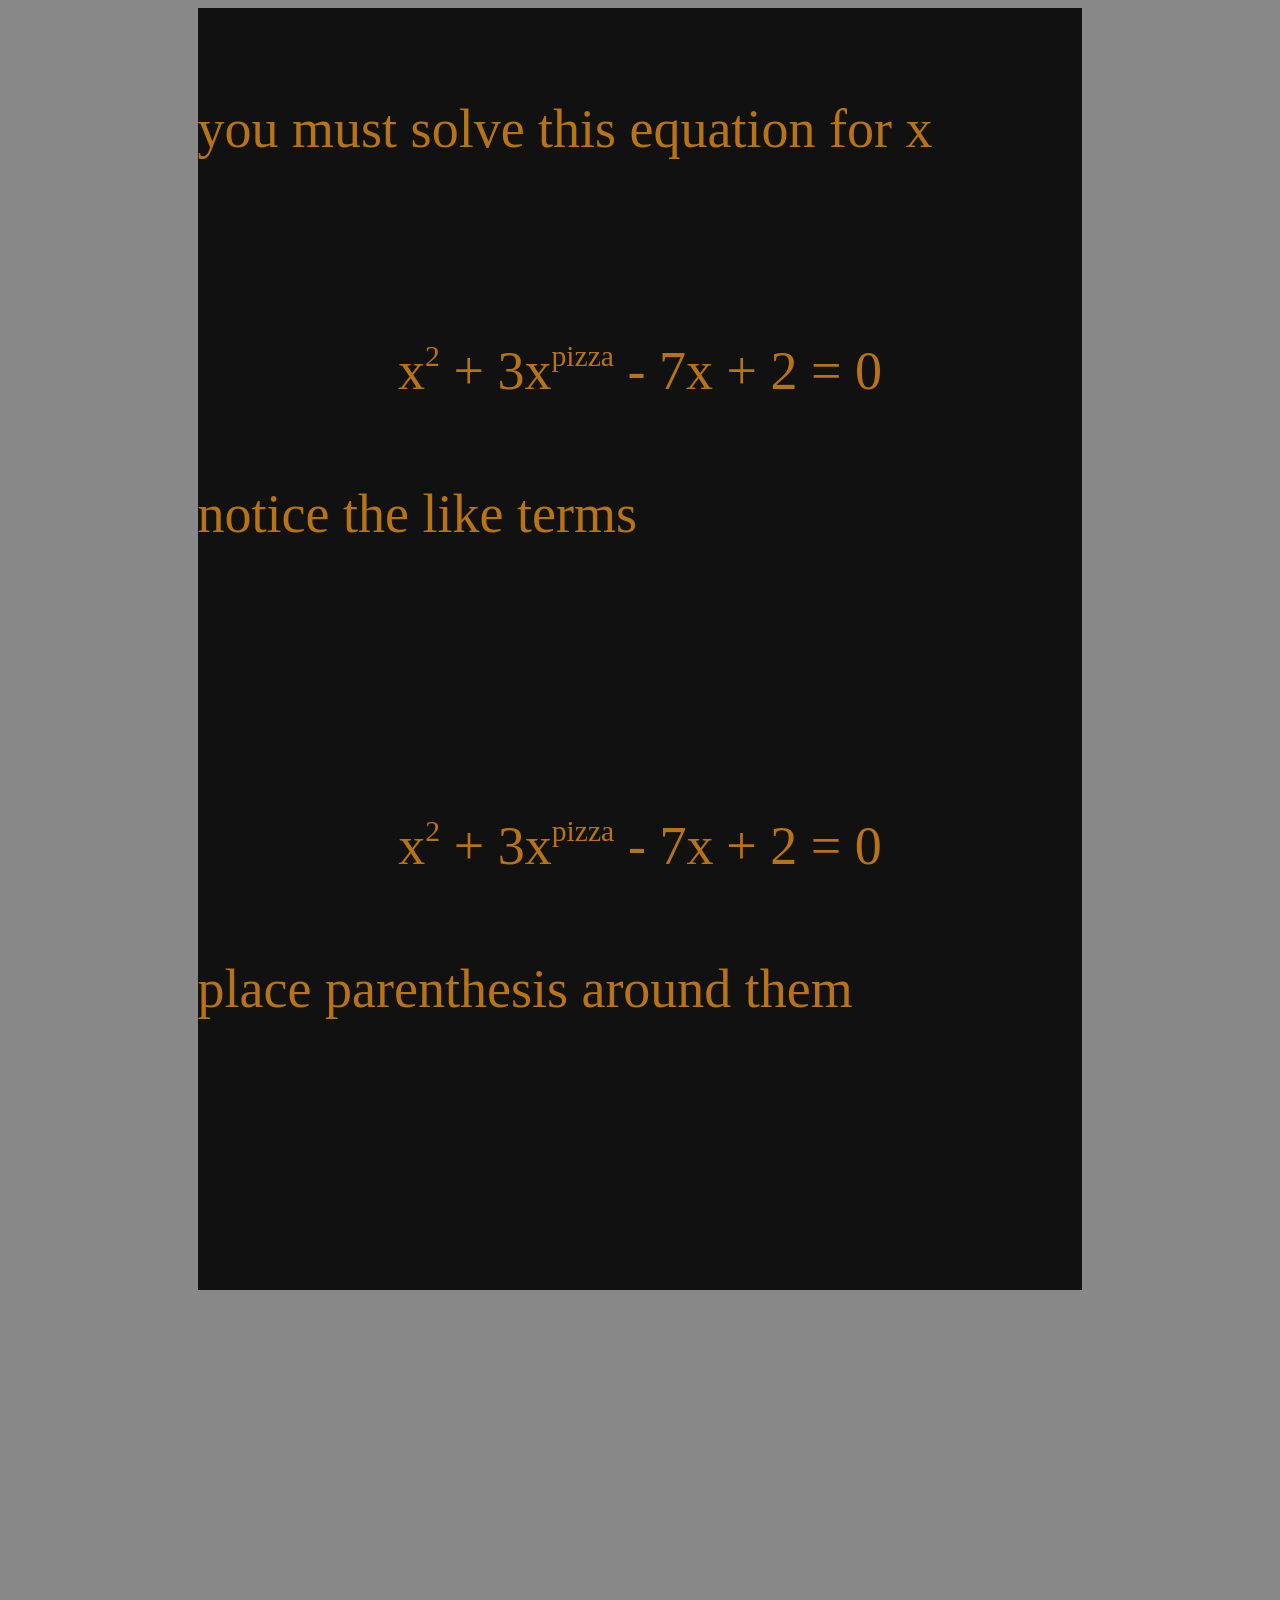
<file: beta07.html>
<!doctype html>
<html lang="en">
  <head>
    <meta charset="UTF-8" />
    <title>Mathro&middot;batiX Scroll Vault 0.7beta</title>

    <script src="encapsulated.js" data-x='{"tag":"mathro-batix"}'></script>

    <!-- #region STYLES -->

    <style id="demoStyles">
      body {
        display: flex;
        align-items: center;
        justify-content: center;
        padding-bottom: 100vh;
        background-color: #888;
      }
      mathro-batix {
        padding-top: 10vh;
        width: 70%;
        font-size: 54px;
      }

      @media (orientation: portrait) {
        mathro-batix {
          font-size: 80px;
          width: 100%;
        }
      }
    </style>

    <style id="mathrobatixStyles">
      /* CONFIG */
      mathro-batix {
        --animation-start: 50%;
        --animation-end: 80%;
        --font-size: 3rem;
        --back-color: #111;
        --nose-h: 35;
        --nose-s: 80%;
        --nose-l: 40%;
        --nose-a: 1;
      }

      /* LAYOUT */
      mathro-batix * {
        box-sizing: border-box;
      }
      mathro-batix {
        display: inline-flex;
        flex-direction: column;
        overflow: visible;
        color: var(--main-color);
        background-color: var(--back-color);
      }

      /* COLORS */
      mathro-batix {
        --main-color: hsla(
          var(--nose-h),
          var(--nose-s),
          var(--nose-l),
          var(--nose-a)
        );

        --white-color: hsl(
          var(--nose-h),
          var(--nose-s),
          calc(2.7 * var(--nose-l))
        );

        --grey-color: hsl(
          var(--nose-h),
          calc(0.1 * var(--nose-s)),
          calc(0.8 * var(--nose-l))
        );
      }

      /* FILTERS|SHAPES */
      mathro-batix {
        --viva-f1: 0 0 3px #fff;
        --viva-f2: 0 0 8px hsl(calc(var(--nose-h) + 12), var(--nose-s), 58%);
        --viva-f3: 0 0 24px hsl(calc(var(--nose-h) - 40), var(--nose-s), 55%);

        --viva-shadow: var(--viva-f1), var(--viva-f2), var(--viva-f3);

        --viva-filter: drop-shadow(var(--viva-f1)) drop-shadow(var(--viva-f2))
          drop-shadow(var(--viva-f3));

        --ghost-shadow: 0 0 0px var(--back-color), 0 0 3px #fff, 0 0 12px #fff;

        --vapor-shadow:
          0 0 5px var(--back-color), 0 0 40px var(--main-color), 0 0 40px #fff;

        --cank-00: url("data:image/svg+xml,%3Csvg xmlns='http://www.w3.org/2000/svg' width='100px' height='100px' preserveAspectRatio='none' %3E%3Cpath d='M0 94Q30 40 95 0L100 10Q33 43 10 100Z'/%3E%3C/svg%3E");
      }
    </style>

    <style id="svgStyles">
      svg {
        display: none;
        width: 0;
        height: 0;
      }
    </style>

    <style id="stepStyles">
      [data-step] {
        display: inline-block;
        position: relative;
        margin-bottom: 30vh;
      }
      [data-step] > :nth-child(1) {
        /* don't use interpolate-size if possible */
        /* interpolate-size: allow-keywords; */
        display: flex;
        gap: 0.25em;
        align-items: baseline;
        justify-content: center;
        font-family: "Times New Roman", Times, serif;
      }
      [data-step] > :nth-child(2) {
        margin-top: 1.5em;
        width: 100%;
      }
    </style>

    <style id="batixStyles">
      b {
        position: relative;
        display: inline-block;
        font-weight: normal;
        text-wrap: nowrap;

        --ani-start: 0;
        --ani-end: 1;

        --animation-range: cover
          calc(
            var(--animation-start) +
              (var(--animation-end) - var(--animation-start)) * var(--ani-start)
          )
          cover
          calc(
            var(--animation-start) +
              (var(--animation-end) - var(--animation-start)) * var(--ani-end)
          );
      }

      b sup {
        font-size: 0.55em;
        vertical-align: 70%;
      }
    </style>

    <style id="moveStyles">
      .move {
        animation: move linear both;
        animation-timeline: view();
        animation-range: var(--animation-range);
      }

      @keyframes move {
        from {
          transform: translate(var(--dx), var(--dy));
        }
        to {
          transform: translate(0, 0);
        }
      }
    </style>

    <style id="jumpStyles">
      [data-jump] {
        animation: jump ease-out both;
        animation-timeline: view();
        animation-range: var(--animation-range);
      }
      @keyframes jump {
        0% {
          transform: translateY(0em);
        }
        15% {
          transform: translateY(-1em);
        }
        85% {
          transform: translateY(-1em);
        }
        100% {
          transform: translateY(0em);
        }
      }
    </style>

    <style id="crossStyles">
      [data-cross] {
        position: relative;
        display: inline-grid;
        grid-template-areas: "stack";
        justify-items: center;
        align-items: baseline;
      }

      [data-cross] > * {
        transform-origin: left center;
        grid-area: stack;
        white-space: nowrap;
      }

      [data-cross] > :nth-child(1) {
        animation: fade-out ease-out both;
        animation-timeline: view();
        animation-range: var(--animation-range);
      }

      [data-cross] > :nth-child(2) {
        animation: fade-in ease-out both;
        animation-timeline: view();
        animation-range: var(--animation-range);
      }

      @keyframes fade-in {
        0% {
          opacity: 0;
        }
        100% {
          opacity: 1;
        }
      }

      @keyframes fade-out {
        0% {
          opacity: 1;
        }
        100% {
          opacity: 0;
        }
      }
    </style>

    <style id="growStyles">
      [data-grow] {
        display: inline-block;
        transform-origin: 0% 50%;
        will-change: transform;
        animation: grow linear both;
        animation-timeline: view();
        animation-range: var(--animation-range);
      }

      @keyframes grow {
        from {
          margin-right: -0.25em;
          transform: scale(0);
          width: 0px;
          opacity: 0;
        }
        to {
          margin-right: 0em;
          transform: scale(1);
          width: var(--full-width);
          opacity: 1;
        }
      }
    </style>

    <style id="shrinkStyles">
      [data-shrink] {
        display: inline-block;
        transform-origin: 0% 50%;
        will-change: transform;
        animation: shrink ease-in-out both;
        animation-timeline: view();
        animation-range: var(--animation-range);
      }

      @keyframes shrink {
        from {
          margin-right: 0em;
          transform: scale(1);
          width: var(--full-width);
          opacity: 1;
        }
        to {
          margin-right: -0.25em;
          transform: scale(0);
          width: 0px;
          opacity: 0;
        }
      }
    </style>

    <style id="spinStyles">
      [data-spin] {
        animation: spin linear both;
        animation-timeline: view();
        animation-range: var(--animation-range);
      }
      @keyframes spin {
        to {
          rotate: var(--spin-angle, -360deg);
        }
      }
    </style>

    <style id="vivaStyles">
      [data-viva] {
        text-shadow: none;
        animation: viva linear both;
        animation-timeline: view();
        animation-range: var(--animation-range);
      }
      @keyframes viva {
        to {
          color: var(--white-color);
          text-shadow: var(--viva-shadow);
        }
      }
    </style>

    <style id="ghostStyles">
      [data-ghost] {
        text-shadow: none;
        animation: ghost linear both;
        animation-timeline: view();
        animation-range: var(--animation-range);
      }
      @keyframes ghost {
        to {
          color: var(--back-color);
          text-shadow: var(--ghost-shadow);
        }
      }
    </style>

    <style id="vaporizeStyles">
      [data-vaporize] {
        animation: vaporize linear both;
        animation-timeline: view();
        animation-range: var(--animation-range);
      }
      @keyframes vaporize {
        0% {
          text-shadow: none;
        }
        40% {
          color: var(--back-color);
          text-shadow: var(--ghost-shadow);
          opacity: 1;
        }
        95% {
          color: transparent;
          text-shadow: var(--vapor-shadow);
          opacity: 0.8;
        }
        100% {
          color: transparent;
          text-shadow: var(--vapor-shadow);
          opacity: 0;
        }
      }
    </style>

    <style id="absorbStyles">
      [data-absorb] {
        position: relative;
        display: inline-grid;
        grid-template-areas: "stack";
        justify-items: center;
        align-items: baseline;
      }

      [data-absorb] > * {
        transform-origin: left center;
        grid-area: stack;
        white-space: nowrap;
      }

      [data-absorb] > :nth-child(1) {
        animation: shrink ease-out both;
        animation-timeline: view();
        animation-range: var(--animation-range);
      }

      [data-absorb] > :nth-child(2) {
        animation: grow ease-in both;
        animation-timeline: view();
        animation-range: var(--animation-range);
      }
    </style>

    <style id="parensStyles">
      [data-parens]::before {
        content: "(";
      }
      [data-parens]::after {
        content: ")";
      }
    </style>

    <style id="rootStyles">
      [data-root] {
        --root-high: 120%;
        --root-for-dark: url("data:image/svg+xml,%3Csvg xmlns='http://www.w3.org/2000/svg' width='30px' height='100px' preserveAspectRatio='none'%3E%3Cpath d='M8 46L14 30L19 52L18 0L23 1L24 90L11 43Z' /%3E%3C/svg%3E");
        --root-aft-dark: url("data:image/svg+xml,%3Csvg xmlns='http://www.w3.org/2000/svg' width='100px' height='100px' preserveAspectRatio='none'%3E%3Cpath d='M0 0H 100V3L 2 7Z' /%3E%3C/svg%3E");
        /* word-spacing: -0.2em; */
        margin-left: 0.6em;
        margin-right: 0.5ch;
      }

      [data-root]::before,
      [data-root]::after {
        content: "";
        position: absolute;
        height: var(--root-high);
        top: calc((100% - var(--root-high)) / 2);
        background-repeat: no-repeat;
        background-size: 100% 100%;
        overflow: visible;
        filter: url("#maincolor");
      }

      [data-root]::before {
        width: 1.2ch;
        left: -1.5ch;
        background-image: var(--root-for-dark);
      }

      [data-root]::after {
        width: calc(100% + 1.3ch);
        left: -0.75ch;
        background-image: var(--root-aft-dark);
      }
    </style>

    <style id="cankStyles">
      [data-cank] {
        --cank-00: url("data:image/svg+xml,%3Csvg xmlns='http://www.w3.org/2000/svg' width='100px' height='100px' preserveAspectRatio='none' %3E%3Cpath d='M0 94Q30 40 95 0L100 10Q33 43 10 100Z'/%3E%3C/svg%3E");
        --cank-01: url("data:image/svg+xml,%3Csvg xmlns='http://www.w3.org/2000/svg' width='100px' height='100px' preserveAspectRatio='none' %3E%3Cpath d='M0 90Q55 55 90 0L100 8Q65 50 10 100Z'/%3E%3C/svg%3E");
        --cank-02: url("data:image/svg+xml,%3Csvg xmlns='http://www.w3.org/2000/svg' width='100px' height='100px' preserveAspectRatio='none' %3E%3Cpath d='M0 100Q30 75 55 30L55 50Q30 80 0 100ZM 100 0Q70 25 50 70L50 50Q70 20 100 0Z'/%3E%3C/svg%3E");
        --back-mig: var(--cank-00);
      }
      [data-cank]::before {
        content: "";
        position: absolute;
        left: -5px;
        height: 100%;
        width: calc(100% + 10px);
        background-image: var(--back-mig);
        background-repeat: no-repeat;
        background-size: 100% 100%;
        overflow: visible;
        filter: url("#maincolor");
        animation: cank linear both;
        animation-timeline: view();
        animation-range: var(--animation-range);
      }
      [data-cank="01"] {
        --back-mig: var(--cank-01);
      }
      [data-cank="02"]::before {
        --back-mig: var(--cank-02);
      }
      [data-cank][data-svgviva]::before {
        filter: url("#svgviva");
      }
      @keyframes cank {
        0% {
          left: 50%;
          top: 50%;
          width: 0;
          height: 0;
        }
        100% {
          left: -8px;
          top: 10%;
          width: calc(100% + 16px);
          height: 80%;
        }
      }
    </style>

    <style id="distStyles">
      [data-dist] {
        display: flex;
        gap: 0.15em;
      }
      [data-dist] > #coefficient {
        word-spacing: -0.15em;
        --ani-end: 0.5;
      }
      [data-dist] > #coefficient > [data-shrink] {
        --ani-start: 0.5;
      }
      [data-dist] [data-vaporize="teleport"] {
        position: absolute;
        font-weight: bold;
        --ani-start: 0.25;
        --ani-end: 0.85;
      }
      [data-dist] [data-grow="teleport"] {
        --ani-start: 0.65;
      }
    </style>

    <style id="viva">
      [data-filter-viva] {
        color: var(--white-color);
        text-shadow: var(--viva-shadow);
      }
      [data-filter-viva]::after,
      [data-filter-viva]::before {
        color: var(--white-color);
        filter: url("#svgviva");
      }
      [data-filter-clear] {
        animation: filter-clear linear both;
        animation-timeline: view();
        animation-range: var(--animation-range);
      }
      @keyframes filter-clear {
        to {
          color: var(--main-color);
          text-shadow: none;
        }
      }
    </style>

    <style id="rantStyles">
      c-omm,
      r-ant {
        position: relative;
        display: inline-block;
        padding: 0px 10px;
        font-size: 0.5em;
        font-style: italic;
        text-align: center;
        color: var(--grey-color);
      }
      r-ant {
        font-size: 0.4em;
      }
      c-omm::before,
      r-ant::before {
        content: "";
        position: absolute;
        width: 5px;
        height: 100%;
        right: 100%;
        top: 0;
        /* border-width: 1.5px 0px 1.5px 3px; */
        /* border-style: solid; */
        /* border-color: var(--grey-color); */
      }
      c-omm::after,
      r-ant::after {
        content: "";
        position: absolute;
        width: 5px;
        height: 100%;
        left: 100%;
        top: 0;
        /* border-width: 1.5px 3px 1.5px 0px; */
        /* border-style: solid; */
        /* border-color: var(--grey-color); */
      }
      c-omm > b {
        position: absolute;
        display: inline-block;
        width: 100%;
        left: 0%;
        top: 100%;
        padding: 20px;
        font-size: 0.5em;
        text-align: justify;
        color: var(--grey-color);
        background-color: var(--back-color);
        border-left: 1px solid var(--grey-color);
        opacity: 0;
        z-index: 10;
        max-height: 10em;
        overflow-y: auto;
        transition: opacity ease-in 600ms;
        pointer-events: none;
      }
      c-omm:hover b {
        opacity: 0.85;
        transition: opacity ease-out 400ms;
        pointer-events: auto;
      }
      c-omm em {
        font-style: normal;
      }
    </style>

    <!-- #endregion -->
  </head>

  <body>
    <mathro-batix id="one">
      <svg>
        <defs>
          <filter id="maincolor">
            <feFlood flood-color="var(--main-color)" result="F0" />
            <feComposite in="F0" in2="SourceGraphic" operator="in" />
          </filter>

          <filter id="svgviva" x="-200%" y="-200%" height="900%" width="900%">
            <feGaussianBlur stdDeviation="0.3" result="B0" />
            <feFlood
              flood-color="hsl(var(--nose-h), var(--nose-s), 90%)"
              result="F0"
            />
            <feComposite in="F0" in2="B0" operator="in" result="Z0" />

            <feGaussianBlur stdDeviation="2" result="B1" />
            <feFlood
              flood-color="hsl(calc(var(--nose-h) + 12), var(--nose-s), 50%)"
              result="F1"
            />
            <feComposite in="F1" in2="B1" operator="in" result="Z1" />

            <feGaussianBlur stdDeviation="3" result="B2" />
            <feFlood
              flood-color="hsl(calc(var(--nose-h) - 20), calc(var(--nose-s) * 0.69), 45%)"
              result="F2"
            />
            <feComposite in="F2" in2="B2" operator="in" result="Z2" />

            <feGaussianBlur stdDeviation="4" result="B3" />
            <feFlood
              flood-color="hsl( calc(var(--nose-h) - 40), calc(var(--nose-s) * 1.1), 50%)"
              result="F3"
            />
            <feComposite in="F3" in2="B3" operator="in" result="Z3" />

            <feGaussianBlur stdDeviation="8" result="B4" />
            <feFlood
              flood-color="hsl( var(--nose-h), calc(var(--nose-s) * 1.1), 50%)"
              result="F4"
            />
            <feComposite in="F4" in2="B4" operator="in" result="Z4" />

            <feMerge>
              <feMergeNode in="Z4" />
              <feMergeNode in="Z3" />
              <feMergeNode in="Z2" />
              <feMergeNode in="Z1" />
              <feMergeNode in="Z0" />
            </feMerge>
          </filter>
        </defs>
      </svg>
    </mathro-batix>
    <script id="ROUTINE" type="module">
      const teen = {
        title: "Quadratic Mania",
        intro: "you must solve this equation for x",
        stage: `
          <b id="Tx2">x^2</b>
          +
          <b id="T3x2">3x^pizza</b>
          <b id="T-7">- 7x</b>
          + 2 = 0
          `,
        /*
          <b id="T2">+ 2</b>
          <b id="EQ">=</b>
          <b id="T0">0</b>
        `,*/
        steps: [
          {
            note: "notice the like terms",
            acts: (S) => {
              S.viva("Tx2", "T3x2");
            },
          },
          {
            note: " place parenthesis around them",
            acts: (S) => {
              S.vaporize("T-7").during(0, 0.6).shrink("T-7").during(0.3);
              S.ghost("T3x2");
              S.viva("Tx2");
            },
          },
        ],
      };
      const one = document.getElementById("one");
      one.addEventListener("mbx-ready", (e) => {
        one.loadRoutine(teen);
      });
    </script>

    <script id="DEBUGG">
      const log = console.log;
    </script>

    <script id="movieScript" type="module">
      function setupEquation(el) {
        const items = Array.from(el.children);

        const firstRects = items.map((el) => el.getBoundingClientRect());

        const order = el.dataset.move.split(" ").map(Number);

        const reordered = order.map((i) => items[i]);
        reordered.forEach((child, i) => {
          child.style.order = i;
        });

        const lastRects = items.map((el) => el.getBoundingClientRect());

        items.forEach((el, i) => {
          const dx = firstRects[i].left - lastRects[i].left;
          const dy = firstRects[i].top - lastRects[i].top;

          el.style.setProperty("--dx", dx + "px");
          el.style.setProperty("--dy", dy + "px");

          el.classList.add("move");
        });
      }

      window.addEventListener("load", () => {
        document
          .querySelectorAll("[data-step] [data-move]")
          .forEach(setupEquation);
      });
    </script>
  </body>
</html>
</file>
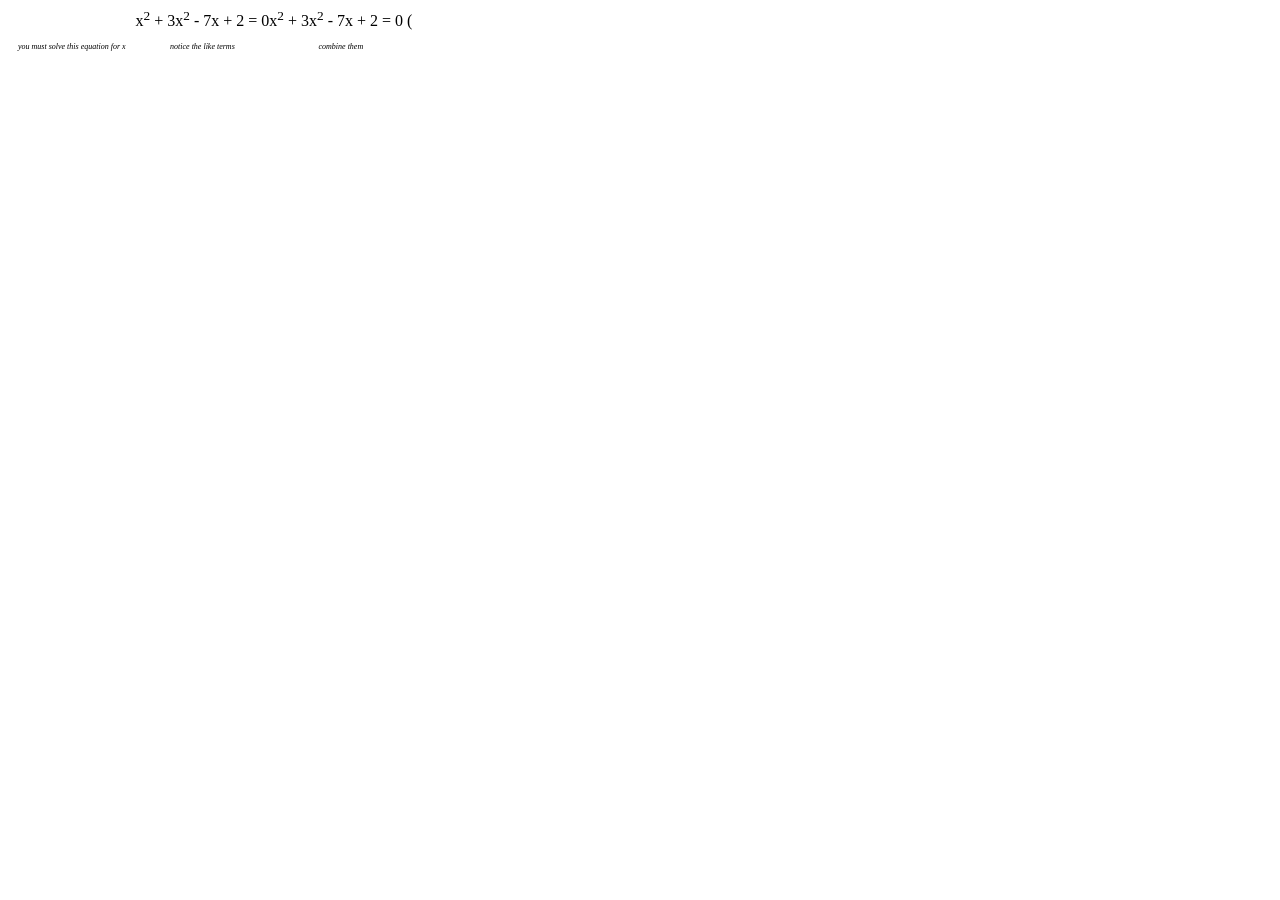
<file: beta08.html>
<!doctype html>
<html lang="en">
  <head>
    <meta charset="UTF-8" />
    <title>Mathro&middot;batiX Scroll Vault 0.8beta</title>
    <script src="encapsulated.js" data-x='{"tag":"mathro-batix"}'></script>
    <link rel="stylesheet" href="mathrobatix.css" />
  </head>
  <body>
    <mathro-batix id="one">
      <svg>
        <defs>
          <filter id="maincolor">
            <feFlood flood-color="var(--main-color)" result="F0" />
            <feComposite in="F0" in2="SourceGraphic" operator="in" />
          </filter>

          <filter id="svgviva" x="-200%" y="-200%" height="900%" width="900%">
            <feGaussianBlur stdDeviation="0.3" result="B0" />
            <feFlood
              flood-color="hsl(var(--nose-h), var(--nose-s), 90%)"
              result="F0"
            />
            <feComposite in="F0" in2="B0" operator="in" result="Z0" />

            <feGaussianBlur stdDeviation="2" result="B1" />
            <feFlood
              flood-color="hsl(calc(var(--nose-h) + 12), var(--nose-s), 50%)"
              result="F1"
            />
            <feComposite in="F1" in2="B1" operator="in" result="Z1" />

            <feGaussianBlur stdDeviation="3" result="B2" />
            <feFlood
              flood-color="hsl(calc(var(--nose-h) - 20), calc(var(--nose-s) * 0.69), 45%)"
              result="F2"
            />
            <feComposite in="F2" in2="B2" operator="in" result="Z2" />

            <feGaussianBlur stdDeviation="4" result="B3" />
            <feFlood
              flood-color="hsl( calc(var(--nose-h) - 40), calc(var(--nose-s) * 1.1), 50%)"
              result="F3"
            />
            <feComposite in="F3" in2="B3" operator="in" result="Z3" />

            <feGaussianBlur stdDeviation="8" result="B4" />
            <feFlood
              flood-color="hsl( var(--nose-h), calc(var(--nose-s) * 1.1), 50%)"
              result="F4"
            />
            <feComposite in="F4" in2="B4" operator="in" result="Z4" />

            <feMerge>
              <feMergeNode in="Z4" />
              <feMergeNode in="Z3" />
              <feMergeNode in="Z2" />
              <feMergeNode in="Z1" />
              <feMergeNode in="Z0" />
            </feMerge>
          </filter>
        </defs>
      </svg>
    </mathro-batix>
    <script id="ROUTINE" type="module">
      const teen = {
        title: "Quadratic Mania",
        intro: "you must solve this equation for x",
        stage: `
          <b id="Tx2">x^2</b>
          +
          <b id="T3x2">3x^2</b>
          <b id="T-7">- 7x</b>
          <b id="T2">+ 2</b>
          <b id="EQ">=</b>
          <b id="T0">0</b>
        `,
        steps: [
          {
            note: "notice the like terms",
            acts: (S) => {
              S.viva("Tx2", "T3x2");
            },
          },
          {
            note: "combine them",
            acts: (S) => {
              S.insert("P1", "(").before("Tx2");
              S.viva("P1");
            },
          },
        ],
      };
      const one = document.getElementById("one");
      one.addEventListener("mbx-ready", (e) => {
        one.loadRoutine(teen);
      });
    </script>

    <script id="DEBUGG">
      const log = console.log;
    </script>

    <script id="movieScript" type="module">
      function setupEquation(el) {
        const items = Array.from(el.children);

        const firstRects = items.map((el) => el.getBoundingClientRect());

        const order = el.dataset.move.split(" ").map(Number);

        const reordered = order.map((i) => items[i]);
        reordered.forEach((child, i) => {
          child.style.order = i;
        });

        const lastRects = items.map((el) => el.getBoundingClientRect());

        items.forEach((el, i) => {
          const dx = firstRects[i].left - lastRects[i].left;
          const dy = firstRects[i].top - lastRects[i].top;

          el.style.setProperty("--dx", dx + "px");
          el.style.setProperty("--dy", dy + "px");

          el.classList.add("move");
        });
      }

      window.addEventListener("load", () => {
        document
          .querySelectorAll("[data-step] [data-move]")
          .forEach(setupEquation);
      });
    </script>
  </body>
</html>
</file>
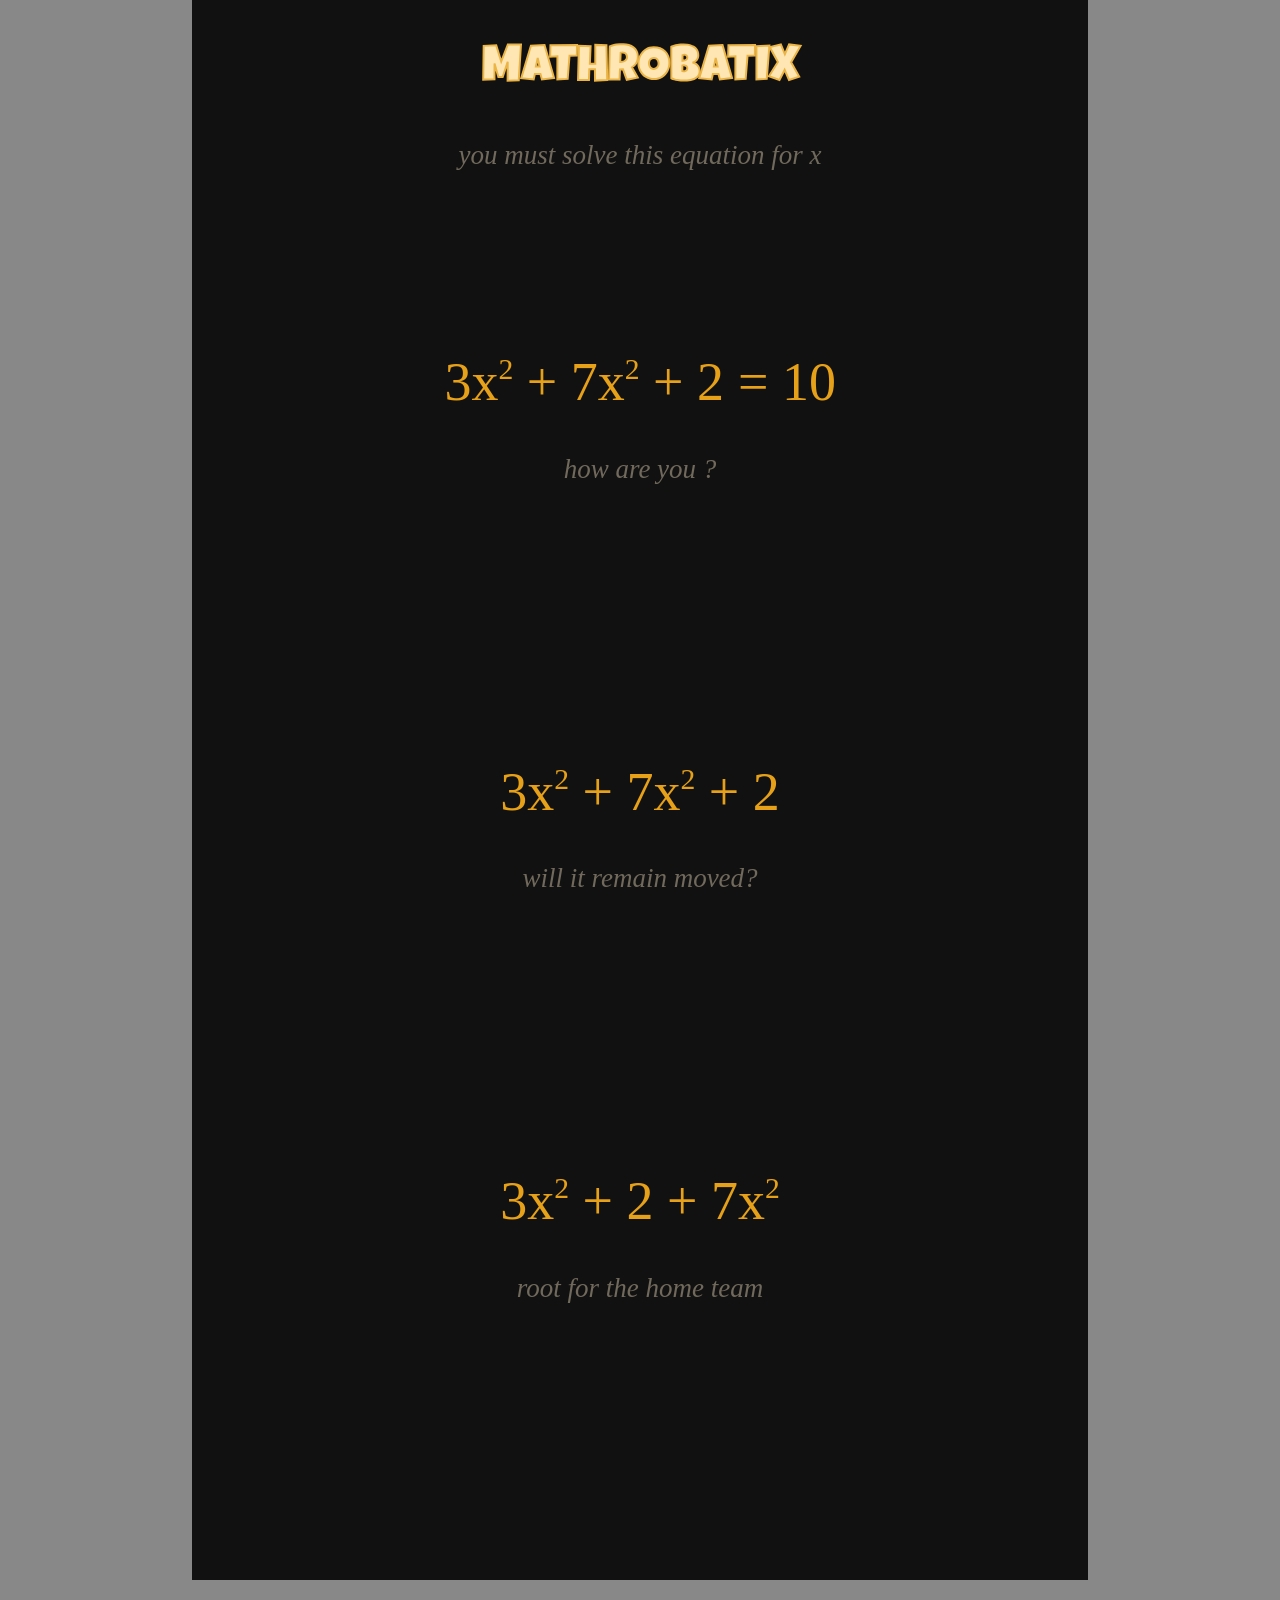
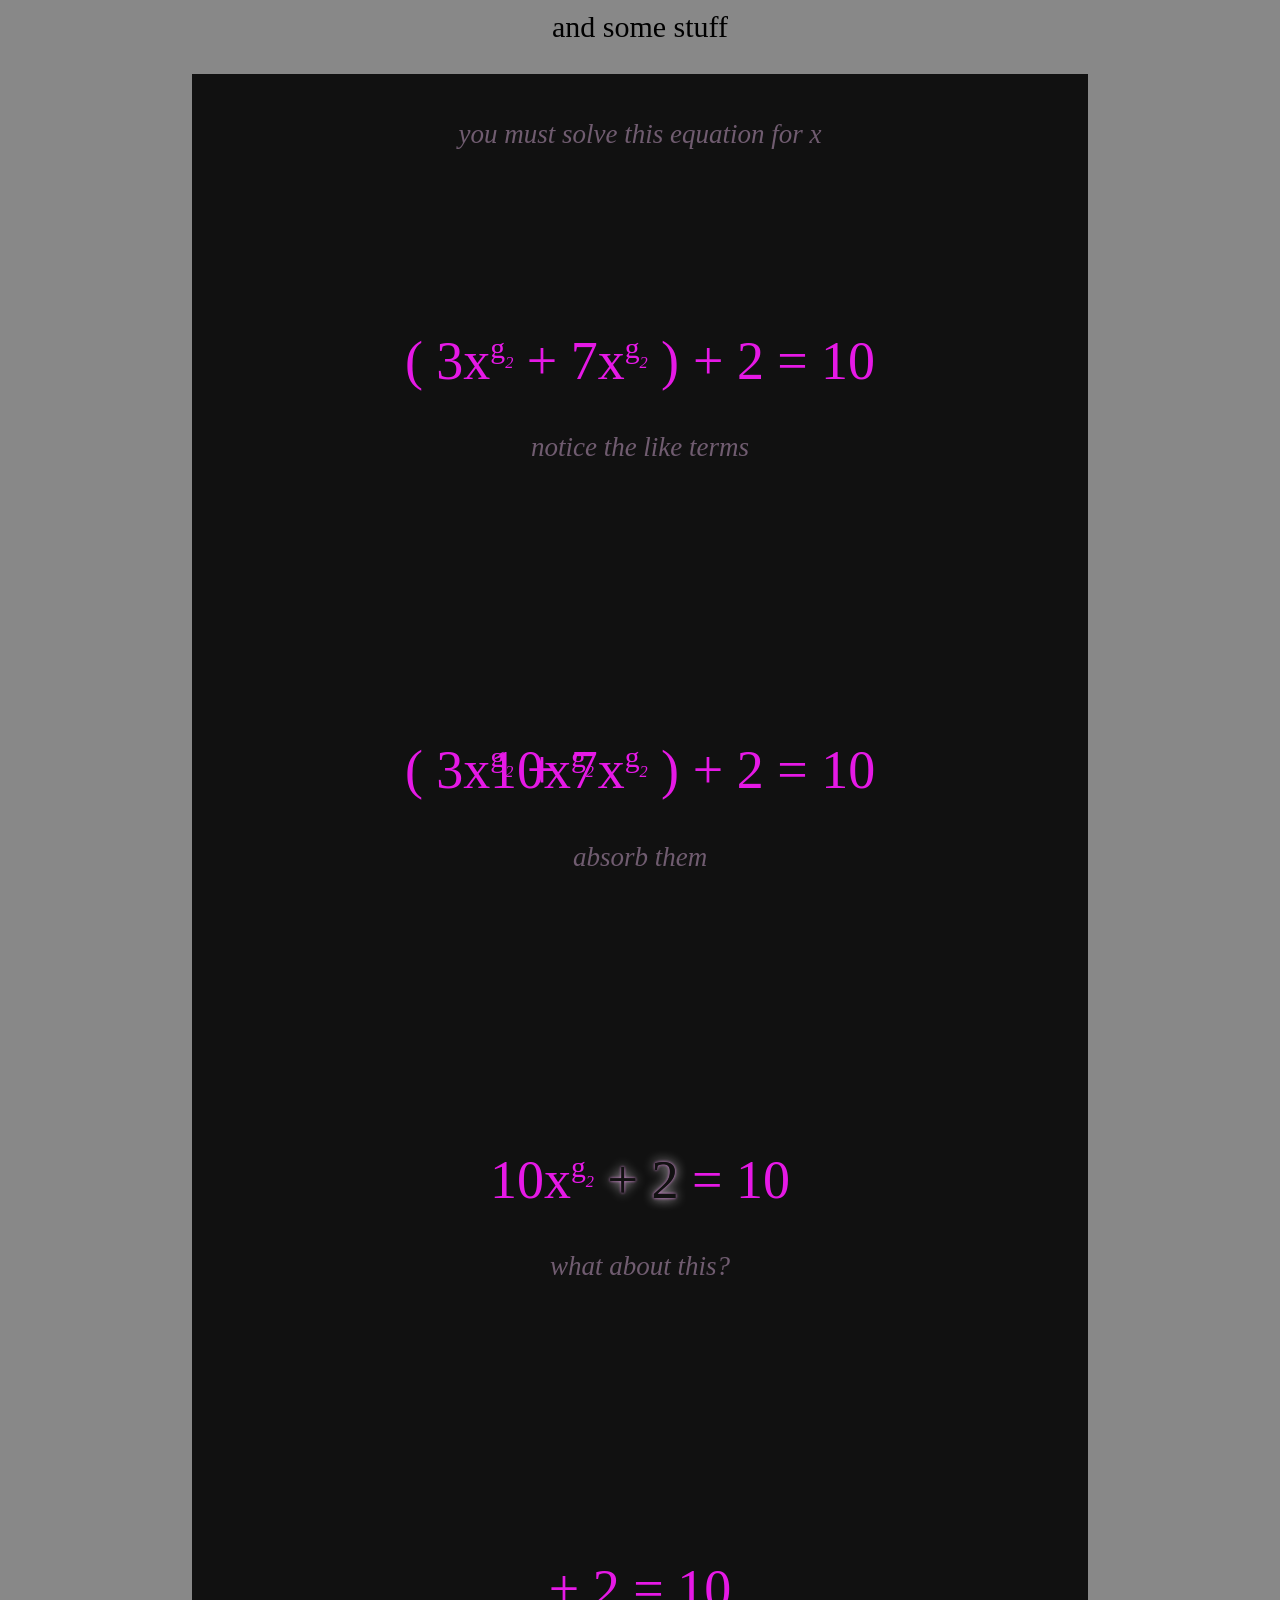
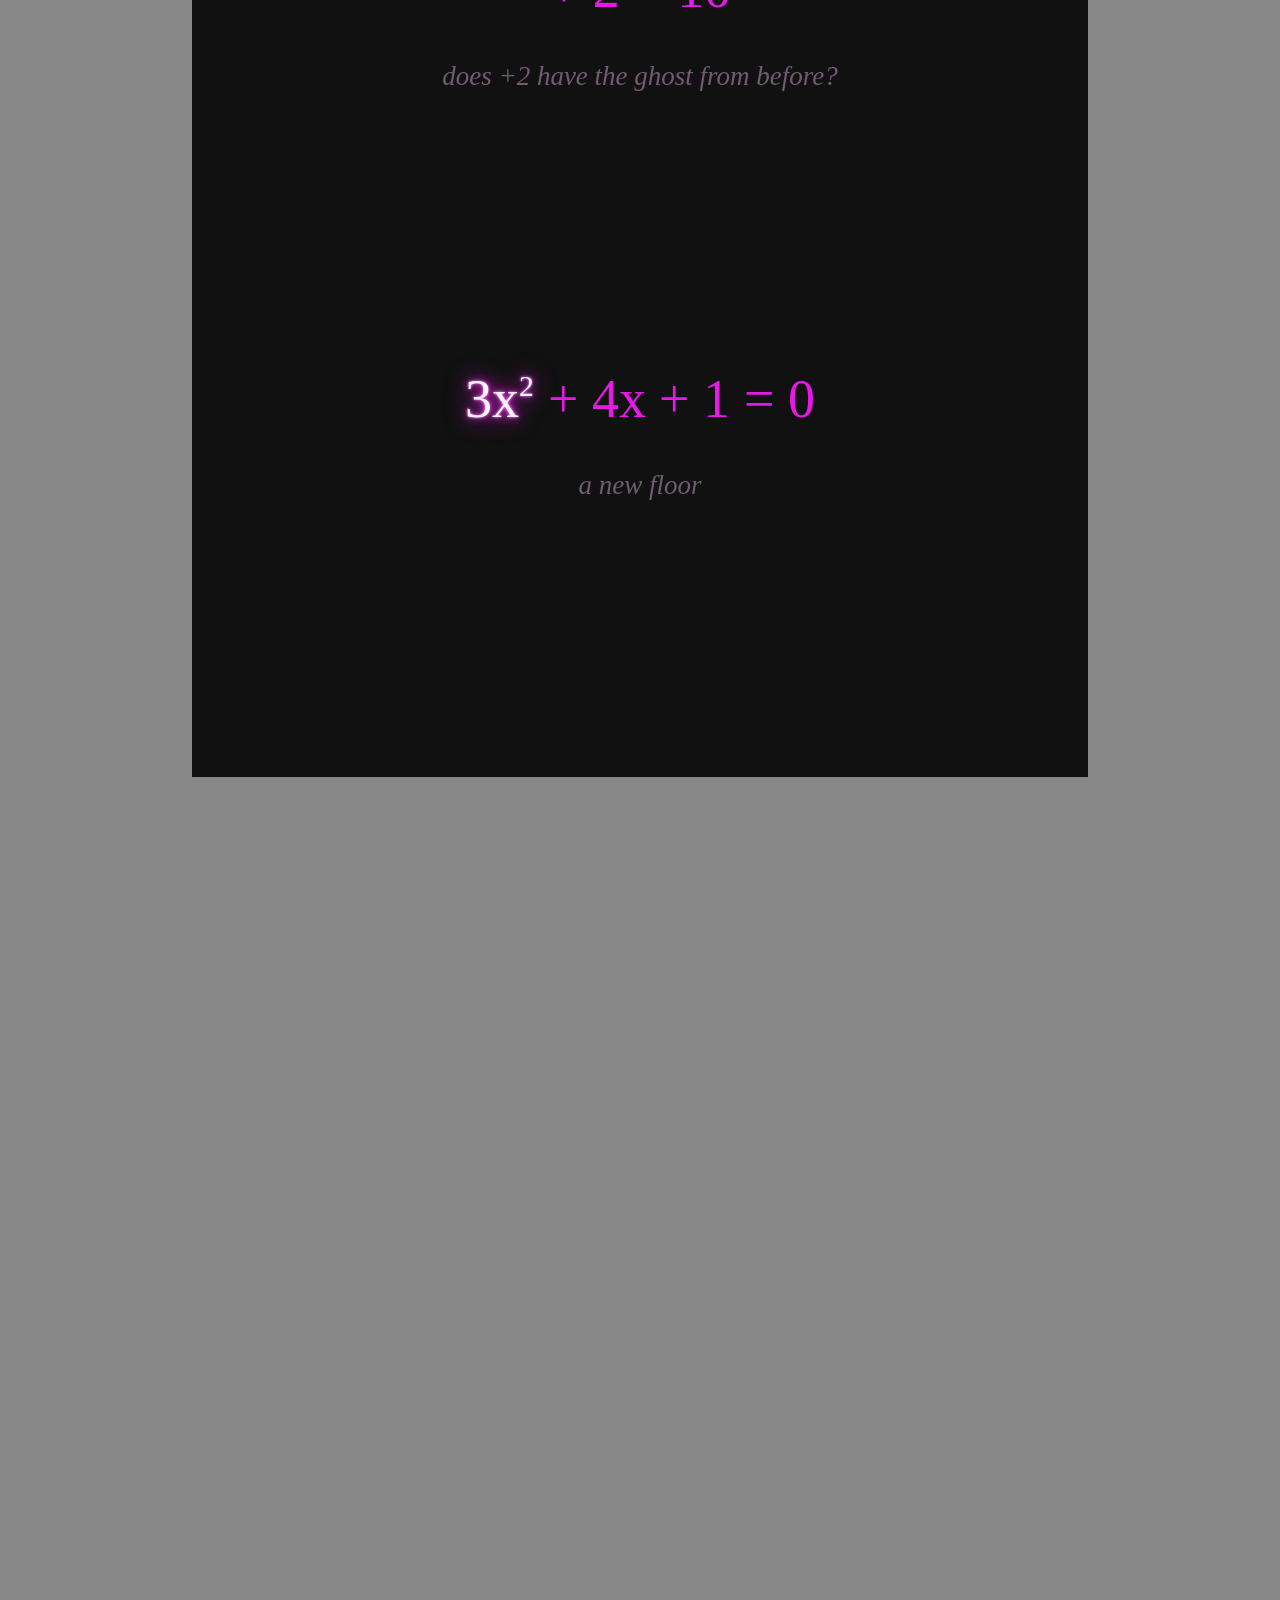
<file: beta09.html>
<!doctype html>
<html lang="en">
  <head>
    <meta charset="UTF-8" />
    <title>Mathro&middot;batiX Scroll Vault 0.9beta</title>
    <script src="mathrobatix1.1.js" data-x='{"tag":"mathro-batix"}'></script>
    <style id="demoStyles">
      body {
        margin: 0;
        padding: 0;
        display: flex;
        flex-direction: column;
        align-items: center;
        justify-content: center;
        padding-bottom: 100vh;
        background-color: #888;
        --demo-h: 40;
      }
      mathro-batix {
        position: relative;
        display: inline;
        min-width: 70%;
      }
      [data-logo] {
        width: 70%;
        padding-top: 5vh;
        font-family: "Luckiest Guy";
        font-size: 50px;
        font-style: normal;
        line-height: 50px;
        text-align: center;
        color: hsl(40, 100%, 85%);
        -webkit-text-stroke: 2px hsl(var(--demo-h), 80%, 60%);
        background-color: #111;
      }
    </style>
  </head>
  <body>
    <div data-logo>MATHROBATIX</div>
    <mathro-batix id="one" data-mbx='{"color":"40"}'></mathro-batix>
    <div style="margin: 30px; font-size: 30px">and some stuff</div>
    <mathro-batix id="two" data-mbx='{"color":"300"}'></mathro-batix>
    <script id="ROUTINE">
      const routineOne = {
        title: "Quadratic Mania",
        intro: "you must solve this equation for x",
        stage: `
          <b id="T3x2">3x^2</b>
          <b id="T2">+ 2</b>
          <b id="T7x2">+ <b id="T777">7x^2</b></b>
          <b id="EQ">=</b>
          <b id="T10">10</b>
        `,
        steps: [
          {
            note: " how are you ? ",
            acts: (S) => {
              S.spot("EQ", "T10").shrink();
              S.spot("T7x2").spin().viva();
              S.spot("T7x2").moveBefore("T2").vault();
              S.spot("T2").tuck("0.5em");
              // S.spot("T7x2", "T2", "EQ", "T10").unfurl();
            },
          },
          {
            note: "will it remain moved?",
            acts: (S) => {
              S.spot("T3x2").cirk();
              S.spot("T777").cank("1");
              S.spot("EQ", "T10").dismount();
            },
          },
          {
            note: "root for the home team",
            xxxload: `
            <b id="root" data-root><b>7x^2 </b><b id="T1"> + </b><b id="T2">2x</b><b id="T3"> + </b><b id="T4">3</b></b>
            <b id="99">= 49</b>
            `,
            acts: (S) => {
              S.spot("T2").moveBefore("T7x2").viva();
              // S.spot("root").viva();
              // S.spot("T1", "T2", "T3", "T4").unfurl();
            },
          },
        ],
      };
      const routineTwo = {
        title: "Quadratic Mania",
        intro: "you must solve this equation for x",
        stage: `
          <b id="T3x2">3x^g_2</b>
          <b id="T7x2">+ 7x^g_2</b>
          <b id="T2">+ 2</b>
          <b id="EQ">=</b>
          <b id="T10">10</b>
        `,
        steps: [
          {
            note: `notice the like terms
              <b>
                like terms refers to the variable and its
                exponent being the same - in this case,
                there is the same variable x with
                an exponent of g_2 on two different terms;
                you can combine them by adding the
                coefficients, three and seven
              </b>
            `,
            acts: (S) => {
              S.mount("P1", "(").insertBefore("T3x2");
              S.mount("P2", ")").insertAfter("T7x2");
              S.spot("P1", "P2").grow().during(0, 0.5);
              S.spot("T3x2", "T7x2").viva();
              S.spot("T10").vaporize().shrink().spin("180deg").during(0, 0.3);
              S.spot("T2").grow();
            },
          },
          {
            note: "absorb them",
            acts: (S) => {
              S.spot("P1", "P2").ghost().during(0.4).shrink().during(0.5);
              S.mount("T10x2", "10x^g_2");
              S.spot("T3x2", "T7x2").absorb("T10x2").viva();
              S.spot("T10").cank();
            },
          },
          {
            note: "what about this?",
            acts: (S) => {
              S.spot("P1", "P2").dismount();
              S.spot("T10x2").vaporize().shrink().during(0.7);
              S.spot("T2").filter("ghost").filterClear();
            },
          },
          {
            note: "does +2 have the ghost from before?",
            acts: (S) => {
              S.spot("T10x2").dismount();
              S.spot("T2").filter("");
            },
          },
          {
            note: "a new floor",
            load: `
              <b id="T3x2">3x^2</b>
              <b id="T4x">+ 4x</b>
              <b id="T1">+ 1</b>
              <b id="EQ">=</b>
              <b id="T0">0</b>
            `,
            acts: (S) => {
              S.spot("T3x2", "T4x", "T1", "EQ", "T0").unfurl();
              S.spot("T0").spin().during(0.9);
              S.spot("T3x2").filter("viva").filterClear().during(0.7);
            },
          },
        ],
      };
    </script>
    <script>
      const one = document.getElementById("one");
      const two = document.getElementById("two");
      one.addEventListener("mbx-ready", (e) => {
        one.loadRoutine(routineOne);
      });
      two.addEventListener("mbx-ready", (e) => {
        two.loadRoutine(routineTwo);
      });
      one.addEventListener("mbx-step-ready", (e) => {
        // console.log(e.detail, "ready");
      });
    </script>
  </body>
</html>
</file>
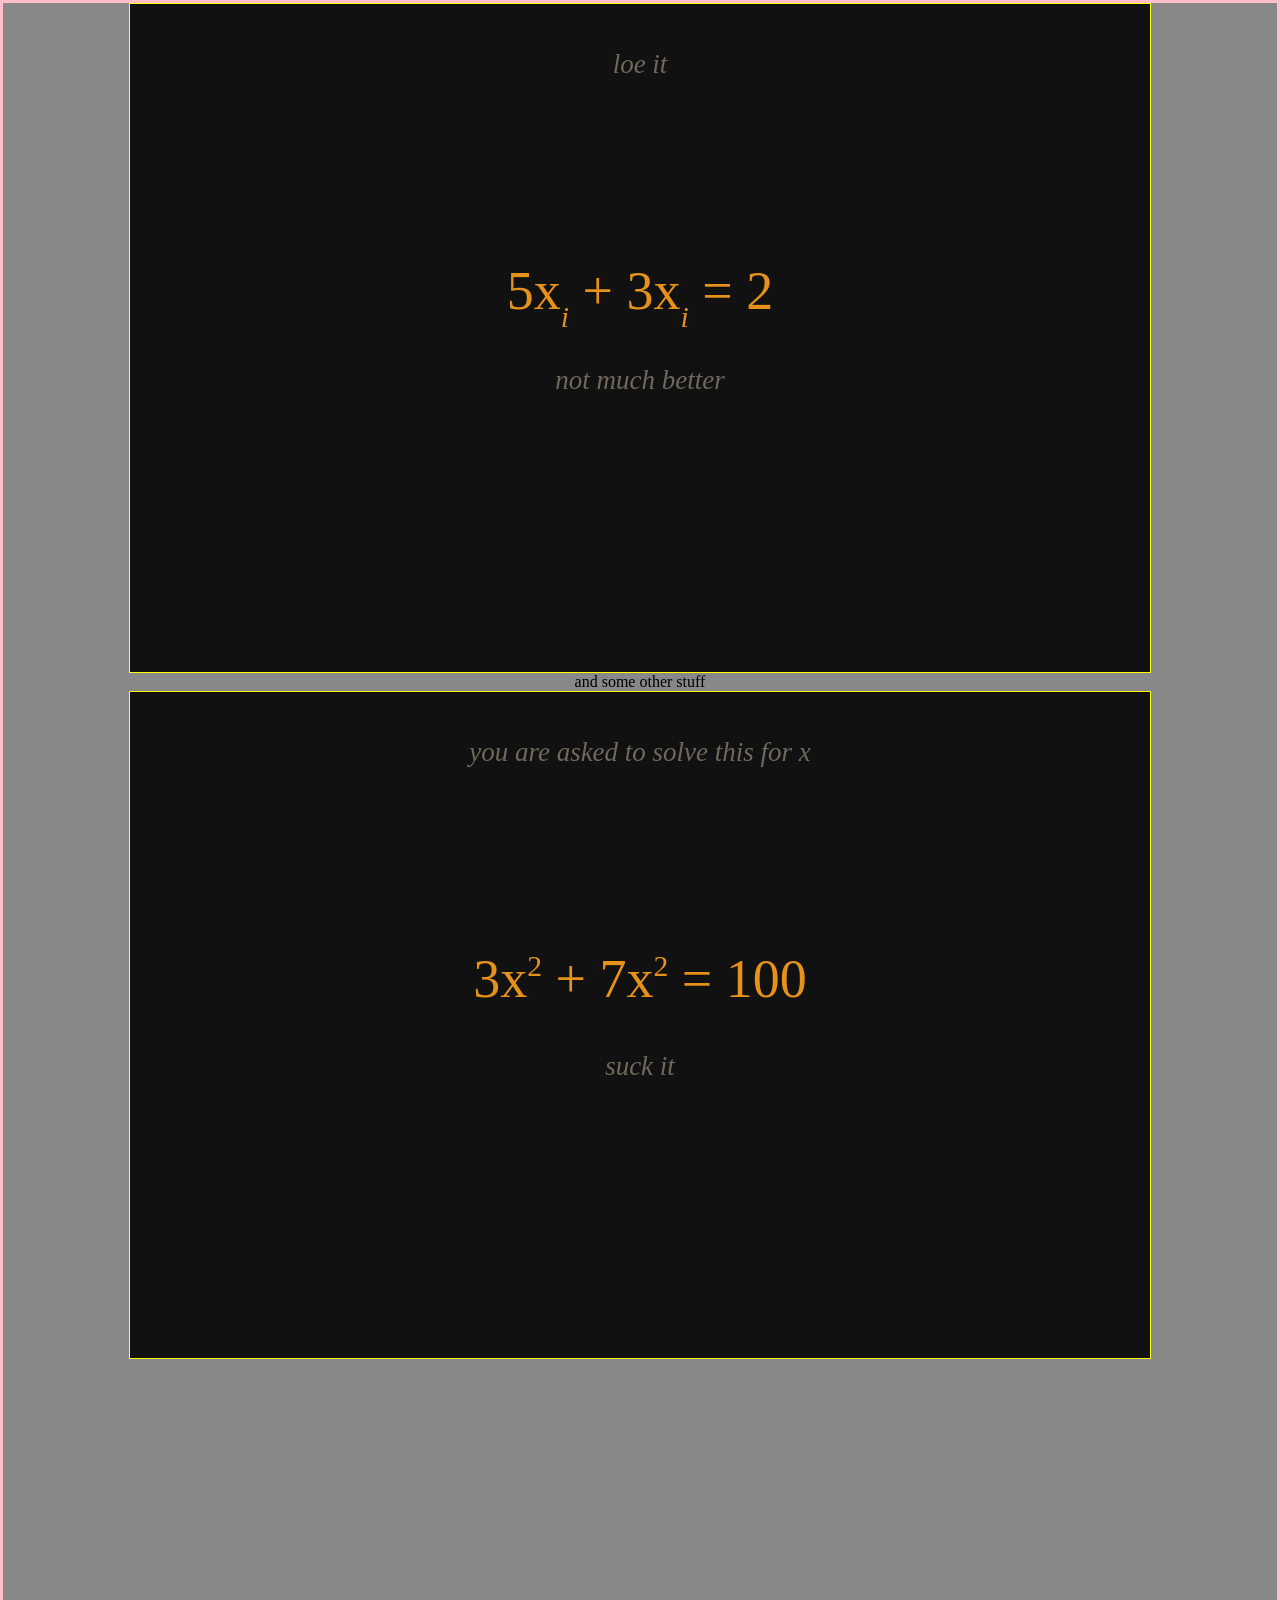
<file: beta1.1.html>
<!doctype html>
<html lang="en">
  <head>
    <meta charset="UTF-8" />
    <title>Mathro&middot;batiX 1.1beta</title>
    <script
      src="mathrobatix1.1.js"
      data-mbx='{"tag":"rat-batix", "fix":"rat"}'
    ></script>
    <style id="demoStyles">
      body {
        box-sizing: border-box;
        margin: 0;
        padding: 0;
        width: 100vw;
        display: inline-flex;
        flex-direction: column;
        align-items: center;
        justify-content: center;
        padding-bottom: 100vh;
        background-color: #888;
        border: 3px solid pink;
      }

      rat-batix {
        display: inline;
        width: 80%;
        font-size: 54px;
        border: 1px solid yellow;
      }

      @media (orientation: portrait) {
        rat-batix {
          font-size: 80px;
          width: 100%;
        }
      }
    </style>
  </head>
  <body>
    <rat-batix id="two" data-rat='{"color":"40"}'></rat-batix>
    <div>and some other stuff</div>
    <rat-batix id="one"> what is all this? </rat-batix>
    <script id="ROUTINE" type="module">
      const routine = {
        title: "testing",
        intro: "you are asked to solve this for x",
        stage: `
          <b id="T3x2">3x^2</b>
          <b id="T7x2">+ 7x^2</b>
          <b id="EQ">=</b>
          <b id="T100">100</b>
        `,
        steps: [
          {
            note: "suck it ",
            acts: (S) => {
              S.spot("T7x2").cank("02");
            },
          },
        ],
      };

      const routineTwo = {
        intro: "loe it ",
        stage: `
          <b id="T5x">5x_i</b>
          <b id="T3x">+ 3x_i</b>
          <b> = 2</b>
        `,
        steps: [
          {
            note: "not much better",
            acts: (S) => {
              S.spot("T5x").viva();
            },
          },
        ],
      };

      const one = document.getElementById("one");
      const two = document.getElementById("two");
      one.addEventListener("rat-ready", (e) => {
        one.loadRoutine(routine);
        two.loadRoutine(routineTwo);
      });
      one.addEventListener("rat-step-ready", (e) => {
        console.log(e.target.id, "ready");
      });
    </script>

  </body>
</html>
</file>
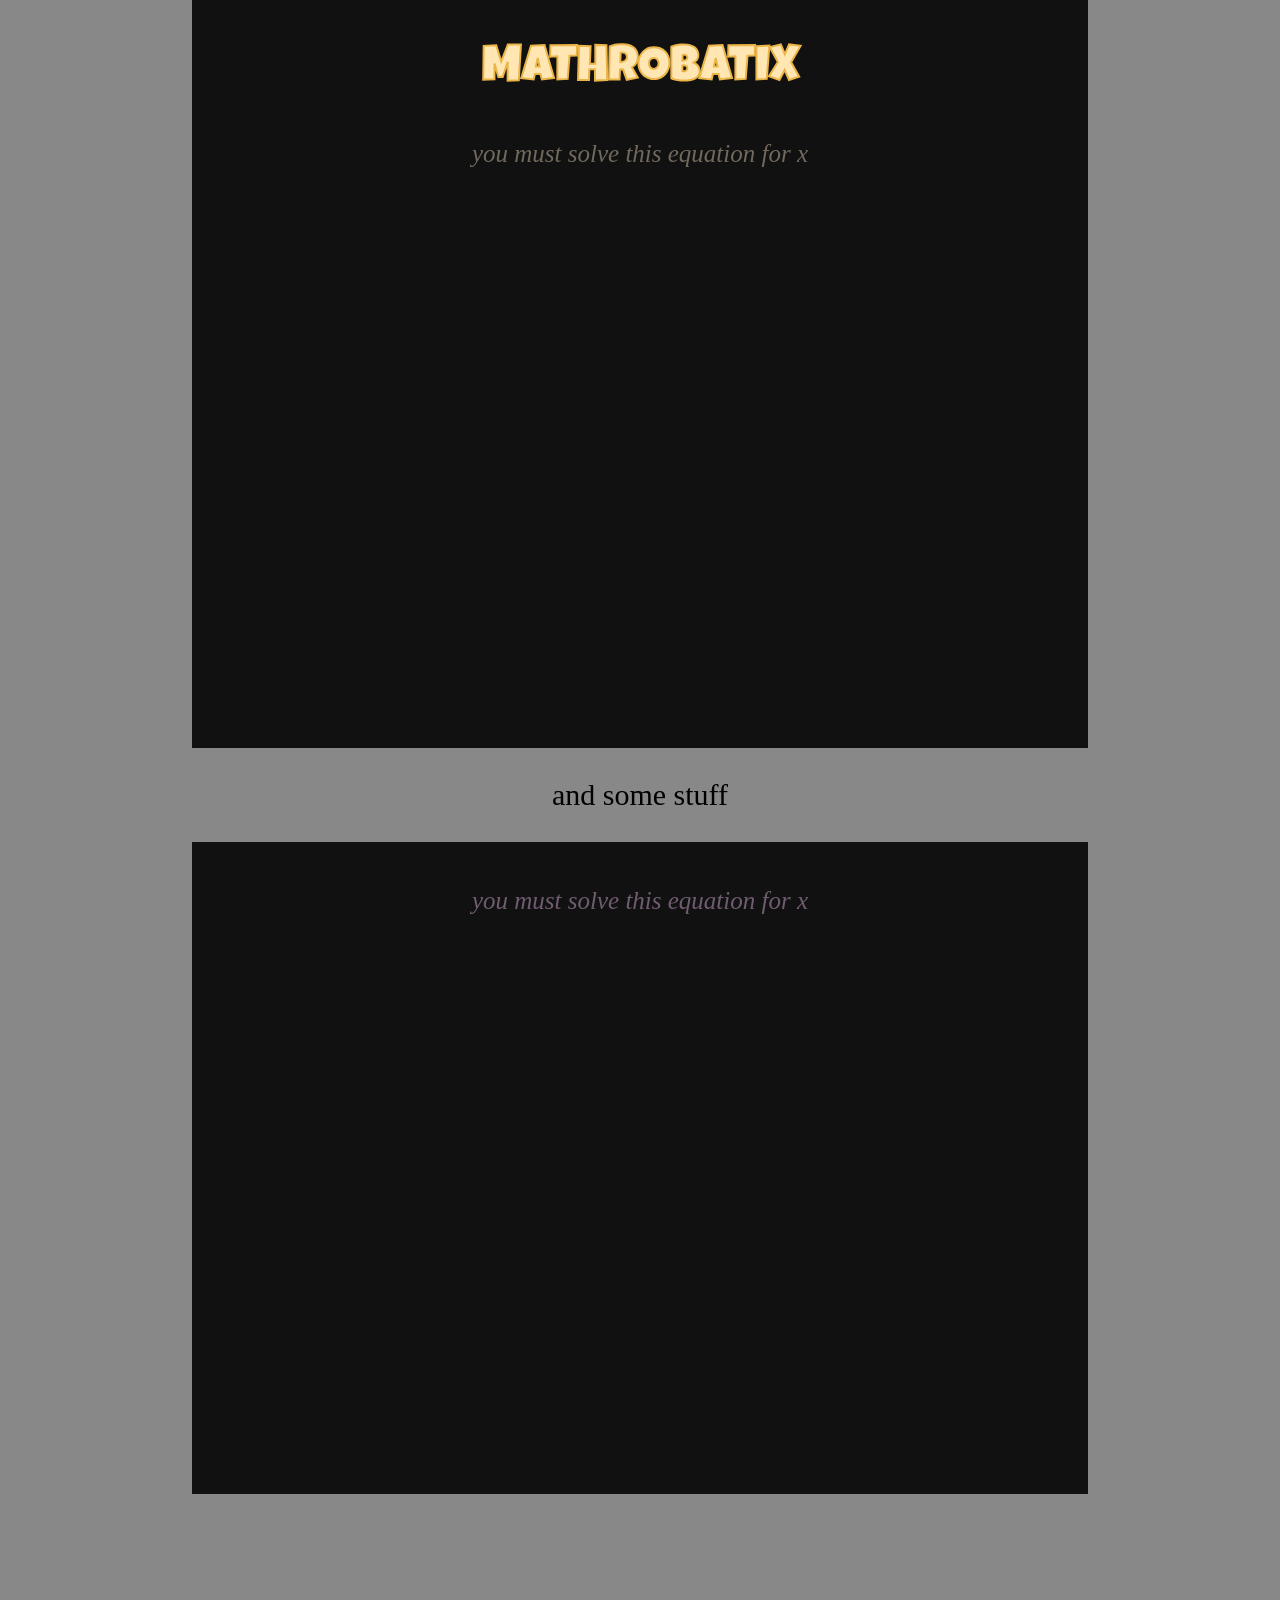
<file: beta20.html>
<!doctype html>
<html lang="en">
  <head>
    <meta charset="UTF-8" />
    <title>Mathro&middot;batiX Scroll Vault 0.9beta</title>
    <script src="mathrobatix2.0.js" data-x='{"tag":"mathro-batix"}'></script>
    <style id="demoStyles">
      body {
        margin: 0;
        padding: 0;
        display: flex;
        flex-direction: column;
        align-items: center;
        justify-content: center;
        padding-bottom: 100vh;
        background-color: #888;
        --demo-h: 40;
      }
      mathro-batix {
        position: relative;
        display: inline;
        min-width: 70%;
      }
      [data-logo] {
        width: 70%;
        padding-top: 5vh;
        font-family: "Luckiest Guy";
        font-size: 50px;
        font-style: normal;
        line-height: 50px;
        text-align: center;
        color: hsl(40, 100%, 85%);
        -webkit-text-stroke: 2px hsl(var(--demo-h), 80%, 60%);
        background-color: #111;
      }
    </style>
  </head>
  <body>
    <svg>
      <filter
        id="svg-filter-viva"
        x="-100%"
        y="-100%"
        width="300%"
        height="300%"
      >
        <feDropShadow
          dx="0"
          dy="0"
          stdDeviation="1.5"
          flood-color="hsl(var--mbx-h, 80%, 60%)"
          result="shadow1"
        />
        <feDropShadow
          dx="0"
          dy="0"
          stdDeviation="4"
          flood-color="hsl(var(--mbx-h), 80%, 38%)"
          in="SourceGraphic"
          result="shadow2"
        />
        <feDropShadow
          dx="0"
          dy="0"
          stdDeviation="12"
          flood-color="hsl(var(--mbx-h), 80%, 25%)"
          in="SourceGraphic"
          result="shadow3"
        />
        <feMerge>
          <feMergeNode in="shadow3" />
          <feMergeNode in="shadow2" />
          <feMergeNode in="shadow1" />
          <feMergeNode in="SourceGraphic" />
        </feMerge>
      </filter>
    </svg>
    <div data-logo>MATHROBATIX</div>
    <mathro-batix id="one" data-mbx='{"color":"40"}'></mathro-batix>
    <div style="margin: 30px; font-size: 30px">and some stuff</div>
    <mathro-batix id="two" data-mbx='{"color":"300"}'></mathro-batix>
    <script id="ROUTINE">
      const routineOne = {
        title: "Quadratic Mania",
        intro: "you must solve this equation for x",
        stage: `
          <b id="T3x2">3x^2</b>
          <b id="T2">+ 2</b>
          <b id="T7x2">+ <b id="T777">7x^2</b></b>
          <b id="EQ">=</b>
          <b id="T10">10</b>
        `,
        steps: [
          {
            note: " how are you ? ",
            acts: (S) => {
              S.spot("T2").ghost();
              S.spot("T3x2").vaporize();
              S.spot("EQ", "T10").shrink();
              S.spot("T7x2").moveBefore("T2").vault().viva();
              S.spot("T2").tuck("0.5em");
            },
          },
          {
            note: "will it remain moved?",
            acts: (S) => {
              S.spot("T3x2").cank();
              // S.spot("T10").cirk();
              // S.spot("T777").cank("1");
              // S.spot("EQ", "T10").dismount();
            },
          },
          {
            note: "root for the home team",
            xxxload: `
            <b id="root" data-root><b>7x^2 </b><b id="T1"> + </b><b id="T2">2x</b><b id="T3"> + </b><b id="T4">3</b></b>
            <b id="99">= 49</b>
            `,
            acts: (S) => {
              // S.spot("T2").moveBefore("T7x2").viva();
              // S.spot("root").viva();
              // S.spot("T1", "T2", "T3", "T4").unfurl();
            },
          },
        ],
      };
      const routineTwo = {
        title: "Quadratic Mania",
        intro: "you must solve this equation for x",
        stage: `
          <b id="T3x2">3x^g_2</b>
          <b id="T7x2">+ 7x^g_2</b>
          <b id="T2">+ 2</b>
          <b id="EQ">=</b>
          <b id="T10">10</b>
        `,
        steps: [
          {
            note: `notice the like terms
              <b>
                like terms refers to the variable and its
                exponent being the same - in this case,
                there is the same variable x with
                an exponent of g_2 on two different terms;
                you can combine them by adding the
                coefficients, three and seven
              </b>
            `,
            acts: (S) => {
              S.mount("P1", "(").insertBefore("T3x2");
              S.mount("P2", ")").insertAfter("T7x2");
              S.spot("P1", "P2").grow().during(0, 0.5);
              S.spot("T3x2", "T7x2").viva();
              S.spot("T10").vaporize().shrink().spin("180deg").during(0, 0.3);
              S.spot("T2").grow();
            },
          },
          {
            note: "absorb them",
            acts: (S) => {
              S.spot("P1", "P2").ghost().during(0.4).shrink().during(0.5);
              S.mount("T10x2", "10x^g_2");
              S.spot("T3x2", "T7x2").absorb("T10x2").viva();
              S.spot("T10").viva().cank();
            },
          },
          {
            note: "what about this?",
            acts: (S) => {
              // S.spot("P1", "P2").dismount();
              // S.spot("T10x2").vaporize().shrink().during(0.7);
              // S.spot("T2").filter("ghost").filterClear();
            },
          },
          {
            note: "does +2 have the ghost from before?",
            acts: (S) => {
              // S.spot("T10x2").dismount();
              // S.spot("T2").filter("");
            },
          },
          {
            note: "a new floor",
            load: `
              <b id="T3x2">3x^2</b>
              <b id="T4x">+ 4x</b>
              <b id="T1">+ 1</b>
              <b id="EQ">=</b>
              <b id="T0">0</b>
            `,
            acts: (S) => {
              // S.spot("T3x2", "T4x", "T1", "EQ", "T0").unfurl();
              // S.spot("T0").spin().during(0.9);
              // S.spot("T3x2").filter("viva").filterClear().during(0.7);
            },
          },
        ],
      };
    </script>
    <script id="LIZZERS">
      const log = console.log;
      const one = document.getElementById("one");
      const two = document.getElementById("two");
      one.addEventListener("mbx-ready", (e) => {
        one.loadRoutine(routineOne);
      });
      two.addEventListener("mbx-ready", (e) => {
        two.loadRoutine(routineTwo);
      });
      one.addEventListener("mbx-step-ready", (e) => {
        // console.log(e.detail, "ready");
      });
    </script>
  </body>
</html>
</file>
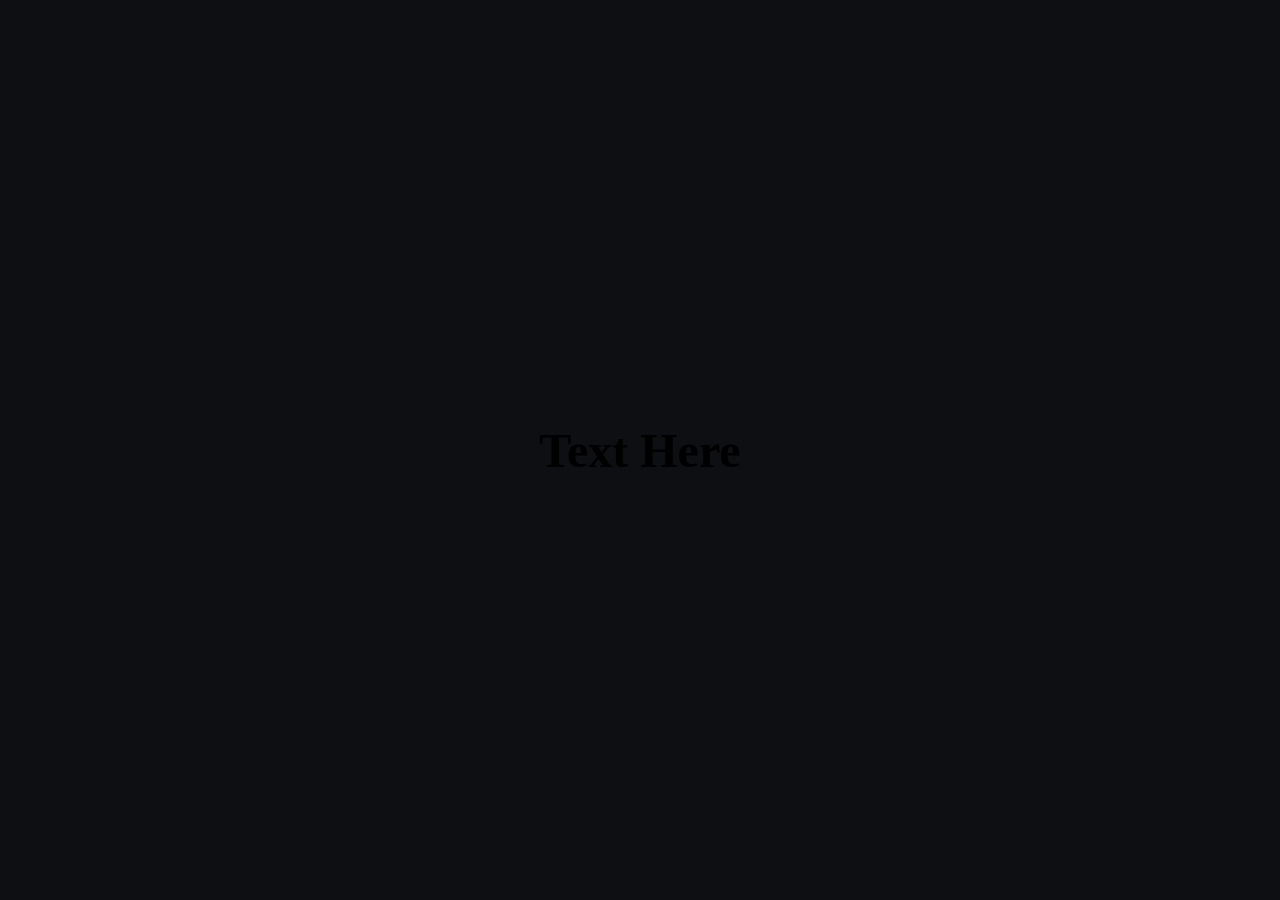
<file: demo.html>
<!doctype html>
<html lang="en">
  <head>
    <meta charset="UTF-8" />
    <title>SVG Path Clipping Demo</title>
    <style>
      body {
        background-color: #0d0f12;
        display: flex;
        justify-content: center;
        align-items: center;
        height: 100vh;
        margin: 0;
      }

      b {
        position: relative;
        display: inline-block;
        font-size: 3rem;
        padding: 30px 50px;
      }

      b svg {
        position: absolute;
        top: 0;
        left: 0;
        width: 100%;
        height: 100%;
        overflow: visible;
        filter: url(#svg-version-viva);
      }

      .glowing-path {
        fill: hsl(300, 100%, 98%);

        /* 1. Define the default layout box behavior for SVGs */
        clip-path: polygon(50% 50%, 50% 0%, 50% 0%, 50% 0%, 50% 0%, 50% 0%)
          fill-box;

        /* 2. Run the animation loop */
        animation: geometricSweep 3s linear infinite;
      }

      /* 
  3. Every keyframe must contain exactly 6 coordinate points.
  The points move along the outer edges to open up a box clockwise.
*/
      @keyframes geometricSweep {
        0% {
          clip-path: polygon(50% 50%, 50% 0%, 50% 0%, 50% 0%, 50% 0%, 50% 0%)
            fill-box;
        }
        25% {
          /* Top-right corner opens */
          clip-path: polygon(
              50% 50%,
              50% 0%,
              100% 0%,
              100% 0%,
              100% 0%,
              100% 0%
            )
            fill-box;
        }
        50% {
          /* Bottom-right corner opens */
          clip-path: polygon(
              50% 50%,
              50% 0%,
              100% 0%,
              100% 100%,
              100% 100%,
              100% 100%
            )
            fill-box;
        }
        75% {
          /* Bottom-left corner opens */
          clip-path: polygon(
              50% 50%,
              50% 0%,
              100% 0%,
              100% 100%,
              0% 100%,
              0% 100%
            )
            fill-box;
        }
        100% {
          /* Top-left corner opens to complete the loop */
          clip-path: polygon(
              50% 50%,
              50% 0%,
              100% 0%,
              100% 100%,
              0% 100%,
              0% 0%
            )
            fill-box;
        }
      }
    </style>
  </head>
  <body>
    <b>
      Text Here
      <svg viewBox="0 0 100 100" preserveAspectRatio="none">
        <defs>
          <filter
            id="svg-version-viva"
            x="-100%"
            y="-100%"
            width="300%"
            height="300%"
          >
            <!-- First shadow: 3px blur -->
            <feDropShadow
              dx="0"
              dy="0"
              stdDeviation="1.5"
              flood-color="hsl(300, 80%, 60%)"
              result="shadow1"
            />

            <!-- Second shadow: 8px blur (applied on top of original source graphics) -->
            <feDropShadow
              dx="0"
              dy="0"
              stdDeviation="4"
              flood-color="hsl(300, 80%, 38%)"
              in="SourceGraphic"
              result="shadow2"
            />

            <!-- Third shadow: 24px blur -->
            <feDropShadow
              dx="0"
              dy="0"
              stdDeviation="12"
              flood-color="hsl(300, 80%, 25%)"
              in="SourceGraphic"
              result="shadow3"
            />

            <!-- Blend all three shadows together with the source graphic -->
            <feMerge>
              <feMergeNode in="shadow3" />
              <feMergeNode in="shadow2" />
              <feMergeNode in="shadow1" />
              <feMergeNode in="SourceGraphic" />
            </feMerge>
          </filter>
          <clipPath id="sector-clip" clipPathUnits="objectBoundingBox">
            <polygon points="0 0, 0.5 0, 0.5 0.5, 1 0.5, 1 1, 0 1" />
          </clipPath>
        </defs>

        <path
          class="glowing-path"
          d="M50 0A50 50 0 0 0 0 50A50 50 0 0 0 50 100A50 50 0 0 0 100 50A50 50 0 0 0 50 0ZM 20 20A33 30 330 0 0 82 80A33 30 330 0 0 20 20Z"
          fill-rule="evenodd"
        />
      </svg>
    </b>
  </body>
</html>
</file>
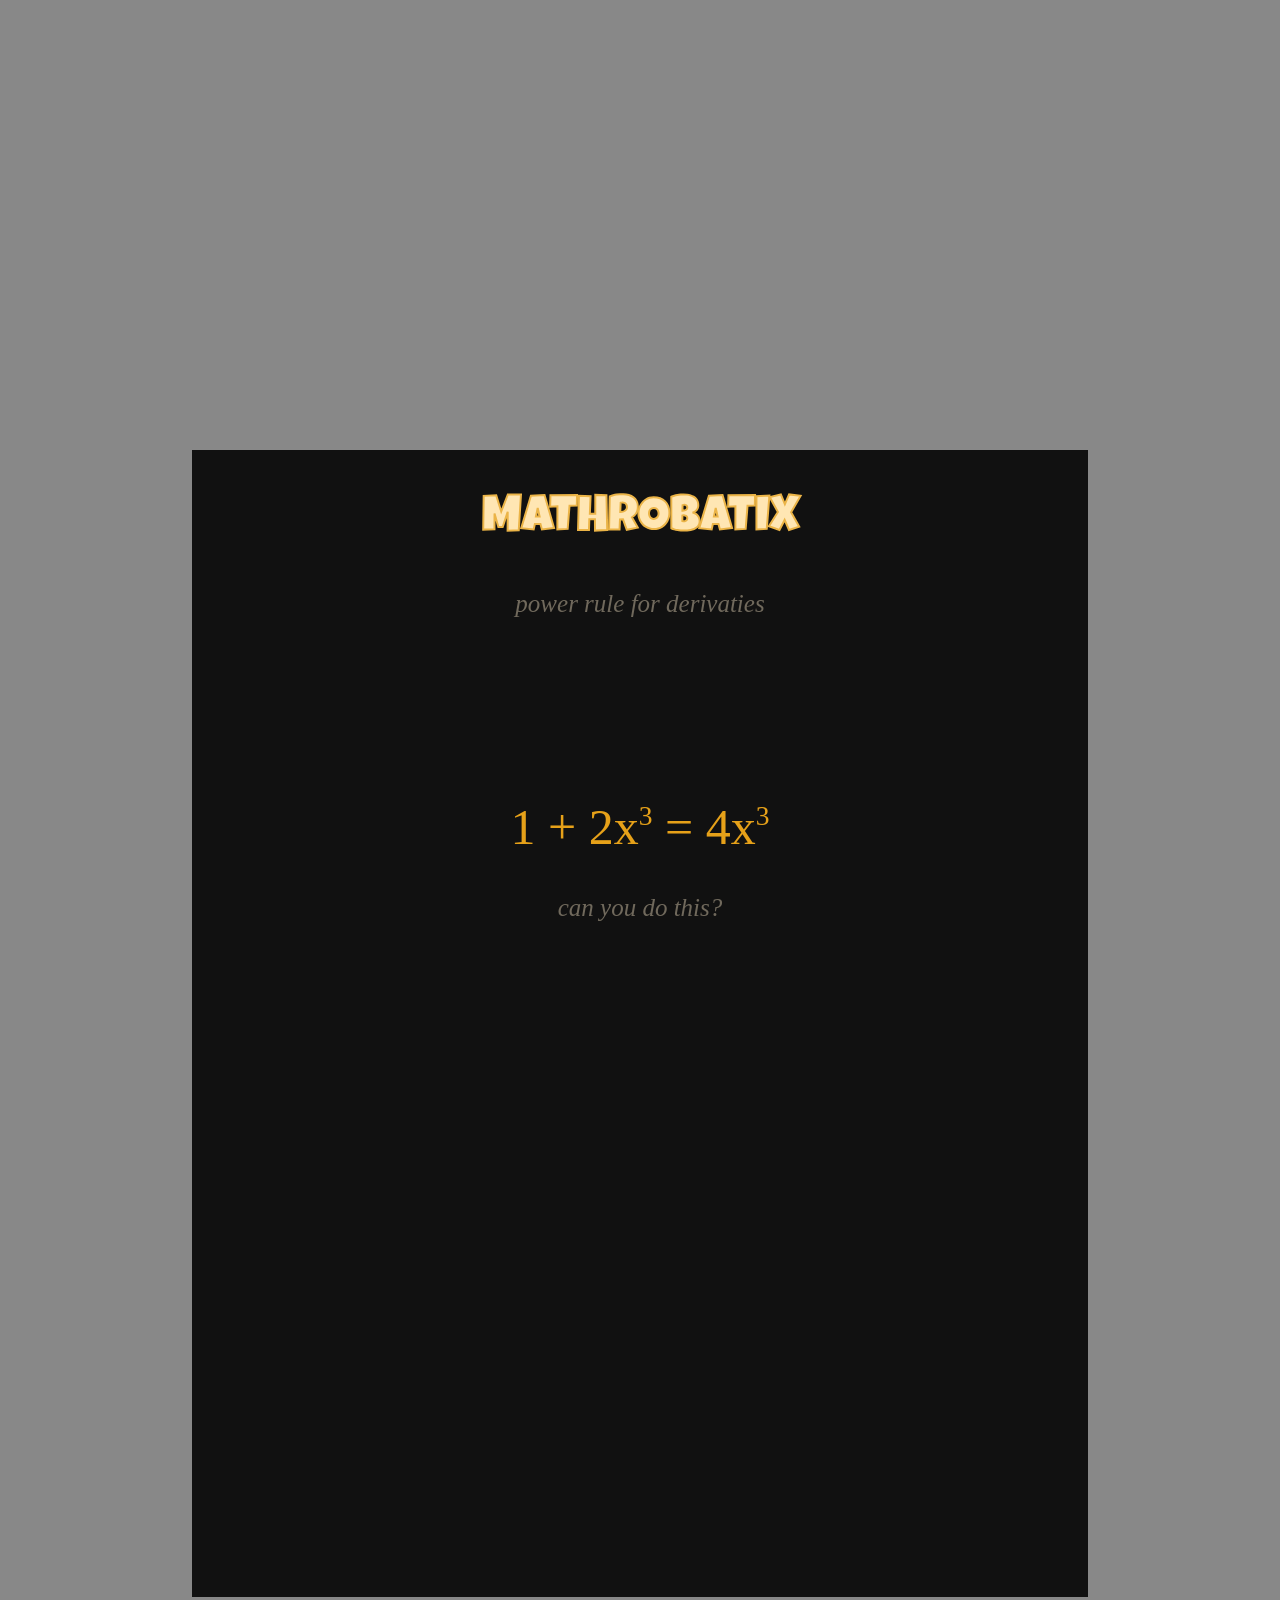
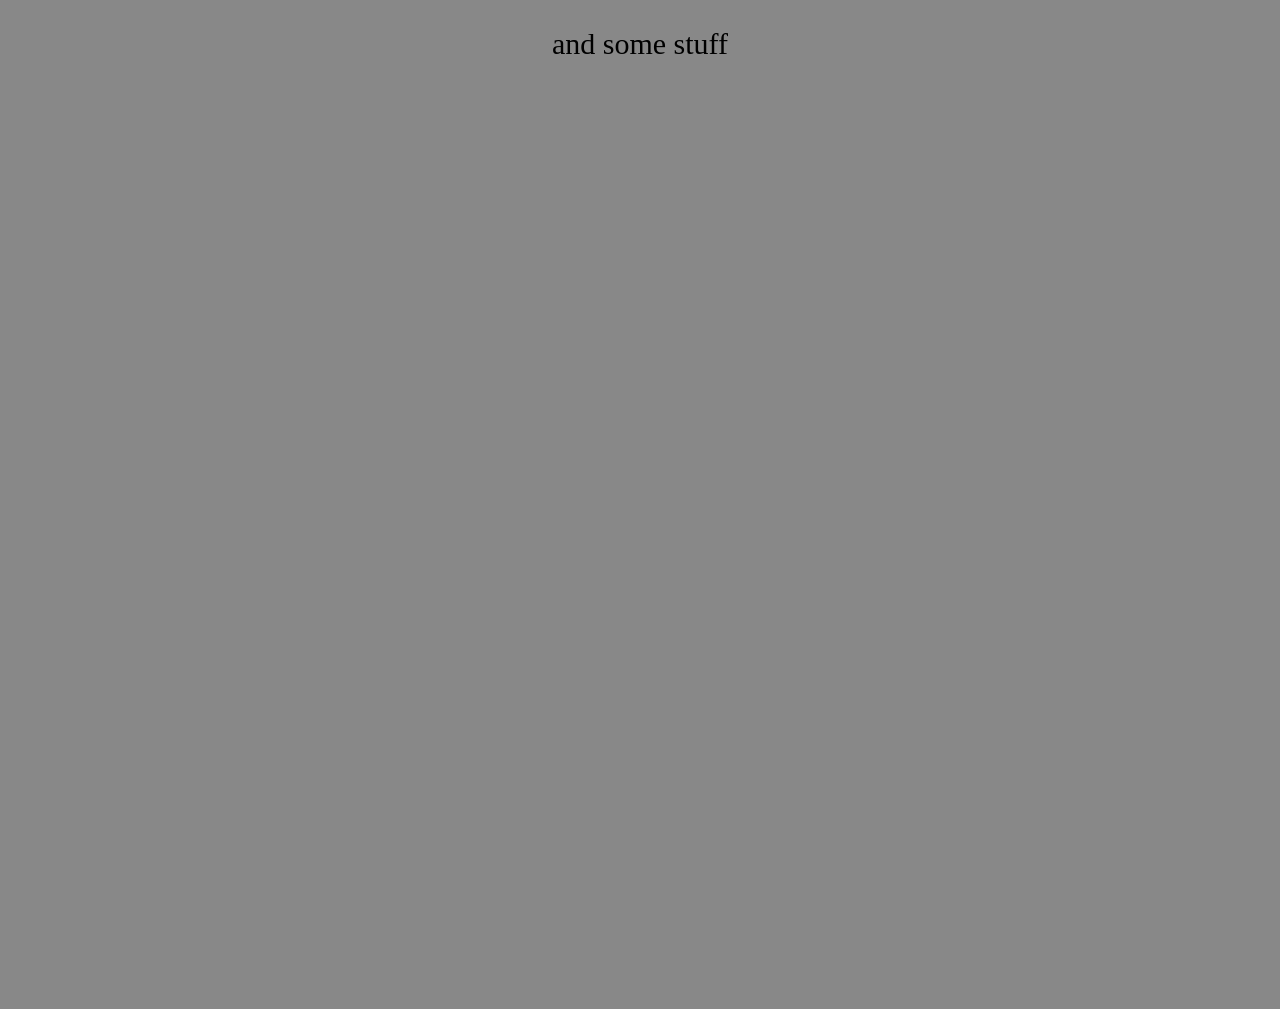
<file: mathrobatix2.0.html>
<!doctype html>
<html lang="en">
  <head>
    <meta charset="UTF-8" />
    <title>Mathrobatix 2.0B</title>
    <script src="mathrobatix2.0.js" data-x='{"tag":"mathro-batix"}'></script>
    <style id="demoStyles">
      @font-face {
        font-family: "Luckiest Guy";
        src: url(luckiest.ttf);
      }
      body {
        margin: 0;
        margin-top: 50vh;
        padding: 0;
        display: flex;
        flex-direction: column;
        align-items: center;
        justify-content: center;
        padding-bottom: 100vh;
        background-color: #888;
        --demo-h: 40;
      }
      mathro-batix {
        position: relative;
        display: inline;
        min-width: 70%;
      }
      [data-logo] {
        width: 70%;
        padding-top: 5vh;
        font-family: "Luckiest Guy";
        font-size: 50px;
        font-style: normal;
        line-height: 50px;
        text-align: center;
        color: hsl(40, 100%, 85%);
        -webkit-text-stroke: 2px hsl(var(--demo-h), 80%, 60%);
        background-color: #111;
      }
    </style>
  </head>
  <body>
    <div data-logo>MATHROBATIX</div>
    <mathro-batix id="one" data-mbx='{"color":"40"}'></mathro-batix>
    <div style="margin: 30px; font-size: 30px">and some stuff</div>
    <mathro-batix id="two" data-mbx='{"color":"300"}'></mathro-batix>
    <script id="ROUTINE">
      const RATTESTroutineOne = {
        intro: "RAT TESTING",
        stage: `
          <b id="T3">3 +</b>
          <b id="T2">2 +</b>
          <b id="T1"> 1 = x </b>
        `,
        steps: [
          {
            note: "you are doing to solve this!",
            acts: (S) => {
              S.spot("T2").grow();

            }
          }

        ]
      };
      const routineOne = {
        intro: "power rule for derivaties",
        stage: `
          <b id="T1+">1 +</b>
          <b id="T2x3">
            <b id="Tx">2x</b>
            <b id="Tpow2" data-sup>3</b>
          </b>
          <b id="EQ">=</b>
          <b id="T4x3">
            4x^3
          </b>
        `,
        steps: [
          {
            note: "can you do this?"
          },
          {
            note: "move the exponent in front",
            acts: (S) => {
              S.spot("T2x3").powerRule();
            }
          }
        ]
      }
      const XXX_routineOne = {
        intro: `distribute THIS, buddy`,
        stage: `
        <b id="T5x">5x</b> + <b id="T3">3</b>(<b id="Tx">x</b> + <b id="T1">1</b>) = <b id="T7">7</b>
        `,
        steps: [
          {
            note: "first step of distrobution test",
            acts: (S) => {
              S.mount("DOT", "&middot").insertAfter("T3").grow().viva();
            },
          },
          {
            note: "this is the distrobution",
            acts: (S) => {
              S.spot("T5x").cirk("2");
              S.spot("DOT").dismount();
              S.spot("T3").alter("3 &middot;");
              S.spot("Tx", "T1").dist("T3");
            },
          },
          {
            note: "what remains with IDs?",
            acts: (S) => {
              S.spot("T3-Tx").filter("viva").filterClear().spin();
              S.spot("T3-T1").filter("viva").filterClear().spin();
            },
          },
          {
            note: "actually DO the multiplications",
            acts: (S) => {
              S.spot("T3-Tx", "T3-T1").filter("");
              S.mount("T3x", "3x").spot("T3-Tx", "Tx").absorb("T3x").viva();
              S.mount("T3", "3").spot("T3-T1", "T1").absorb("T3").viva();
            },
          },
        ],
      };
      const YYYroutineOne = {
        title: "Quadratic Mania",
        intro: "make root if you can",
        stage: `
          <b id="T1">
            <b data-frak>
              <b data-numerator>3x + 3</b>
              <b data-denominator>3</b>
            </b>
          </b>
          <b id="T+2">
           <b id="T+">+ </b>
           <b id="Tx2">x<b data-sup><b id="T2">2</b></b></b>
          </b>
          <b id="T3">+ 3</b>
          <b id="T4">+ 4</b>
        `,
        steps: [
          {
            note: " how are you ? ",
            acts: (S) => {
              S.spot("T1").viva();
              // S.spot("T100").spin();
            },
          },
          {
            note: " root each side ",
            acts: (S) => {
              S.mount("T3-a", "3").mount("T3-b", "3");
              S.spot("T2").frak("T3-a");
              S.spot("T4").frak("T3-b");
            },
          },
          {
            note: "what is left of this?",
            acts: (S) => {
              S.spot("Tx2").cirk("2");
              S.mount("Tploos", "+").insertBefore("T1").grow();
              S.spot("T4-frak").root("T-RAT");
              S.spot("T-RAT").tuck().moveBefore("Tploos");
            },
          },
        ],
      };
      const ZZZ_routineOne = {
        title: "Root Root Root For The Home Team",
        intro: "you are asked to solve this for x",
        stage: `
          <b id="T1">1</b>
          <b id="Tploos">+</b>
          <b id="T2x2">
            2<b id="Tx2-A">x^2</b>
          </b>
          <b id="T+x2">
            + <b id="Tx2-B">x^2</b> 
          </b>
          <b id="EQ">=</b>
          <b id="T4">4</b>
        `,
        steps: [
          {
            note: `
              notice the like-terms
              <b>
                "like terms" refers to when terms each have the
                same variable with same exponent - in this
                instance, 2x^2 and x^2 both have x^2 in common
              </b>
            `,
            acts: (S) => {
              S.spot("T2x2", "Tx2-B").viva();
            },
          },
          {
            note: "they have a common variable and exponent",
            acts: (S) => {
              S.spot("Tx2-A").cirk("2").during(0, 0.9);
              S.spot("Tx2-B").cirk("2").during(0.3, 1);
            },
          },
          {
            note: "group those together",
            acts: (S) => {
              S.mount("P1", "(").insertBefore("T2x2").grow().viva();
              S.mount("P2", ")").insertBefore("EQ").grow().viva();
            },
          },
          {
            note: `
              combine those into one term
              <b>
                you can add the coeffcients - those are the
                numbers in front of the variabel - in this
                case, two and the implied one combine to make
                3x^2
              </b> 
            `,
            acts: (S) => {
              S.mount("T3x2", "3x^2");
              S.spot("T2x2", "T+x2").absorb("T3x2");
            },
          },
          {
            note: "we can drop the ()'s now",
            acts: (S) => {
              S.spot("P1", "P2").vaporize().shrink().during(0.5);
            },
          },
          {
            note: `
              flip that 1 to the other side
              <b>
                terms can move to the other side of an equals
                sign if you flip their sign; in this case,
                positive one on the left hand side becomes
                negative one on the right hand side
            `,
            acts: (S) => {
              S.spot("P1", "P2").dismount();
              S.spot("Tploos").vaporize().shrink().during(0, 0.4);
              S.mount("T-new", "-").grow().insertAfter("T4");
              S.spot("T1").viva().during(0.85).spin("720deg").vault().moveAfter("T-new");
            },
          },
          {
            note: "that subtraction is fairly simple",
            acts: (S) => {
              S.spot("Tploos").dismount();
              S.mount("T3", "3");
              S.spot("T4", "T-new", "T1").absorb("T3");
            },
          },
          {
            note: "divide both sides by three",
            acts: (S) => {
              S.mount("D3-A", "3").mount("D3-B", "3");
              S.spot("T3x2").frak("D3-A");
              S.spot("T3").frak("D3-B");
            },
          },
          {
            note: "three divided by three is one",
            acts: (S) => {
              S.mount("T1", "1");
              S.spot("T3-frak").absorb("T1");
            },
          },
          {
            note: "colorize that 1",
            acts: (S) => {
              S.spot("T3-frak").dismount();
              S.spot("T1").setColor("189").viva();
              S.spot("EQ").viva();
            },
          },
          {
            note: "does the color remain",
            acts: (S) => {
              // S.spot("T1").filter("viva").filterClear();
            },
          },
        ],
      };
      const routineTwo = {
        title: "Quadratic Mania",
        intro: "you must solve this equation for x",
        stage: `
          <b id="T3x2">3x^g_2</b>
          <b id="T7x2">+ 7x^g_2</b>
          <b id="T2">+ 2</b>
          <b id="EQ">=</b>
          <b id="T10">10</b>
        `,
        steps: [
          {
            note: `notice the like terms
              <b>
                like terms refers to the variable and its
                exponent being the same - in this case,
                there is the same variable x with
                an exponent of g_2 on two different terms;
                you can combine them by adding the
                coefficients, three and seven
              </b>
            `,
            acts: (S) => {
              S.mount("P1", "(").insertBefore("T3x2");
              S.mount("P2", ")").insertAfter("T7x2");
              S.spot("P1", "P2").grow().during(0, 0.5);
              S.spot("T3x2", "T7x2").viva();
              S.spot("T10").vaporize().shrink().spin("180deg").during(0, 0.3);
              S.spot("T2").grow();
            },
          },
          {
            note: "absorb them",
            acts: (S) => {
              S.spot("P1", "P2").ghost().during(0.4).shrink().during(0.5);
              S.mount("T10x2", "10x^g_2");
              S.spot("T3x2", "T7x2").absorb("T10x2").viva();
              S.spot("T10").viva().cank();
            },
          },
          {
            note: "what about this?",
            acts: (S) => {
              S.spot("P1", "P2").dismount();
              S.spot("T10x2").vaporize().shrink().during(0.7);
              S.spot("T2").filter("ghost").filterClear();
            },
          },
          {
            note: "does +2 have the ghost from before?",
            acts: (S) => {
              S.spot("T10x2").dismount();
              S.spot("T2").filter("");
              S.spot("T10").filter("viva");
            },
          },
          {
            note: "a new floor",
            load: `
              <b id="T3x2">3x^2</b>
              <b id="T4x">+ 4x</b>
              <b id="T1">+ 1</b>
              <b id="EQ">=</b>
              <b id="T0">0</b>
            `,
            acts: (S) => {
              S.spot("T3x2", "T4x", "T1", "EQ", "T0").unfurl();
              S.spot("T0").spin().during(0.9);
              S.spot("T3x2").filter("viva").filterClear().during(0.7);
            },
          },
        ],
      };
    </script>
    <script id="LIZZERS">
      const log = console.log;
      const one = document.getElementById("one");
      const two = document.getElementById("two");
      one.addEventListener("mbx-ready", (e) => {
        one.loadRoutine(routineOne);
      });
      two.addEventListener("mbx-ready", (e) => {
        // two.loadRoutine(routineTwo);
      });
      one.addEventListener("mbx-step-ready", (e) => {
        // console.log(e.detail, "ready");
      });
    </script>
  </body>
</html>
</file>
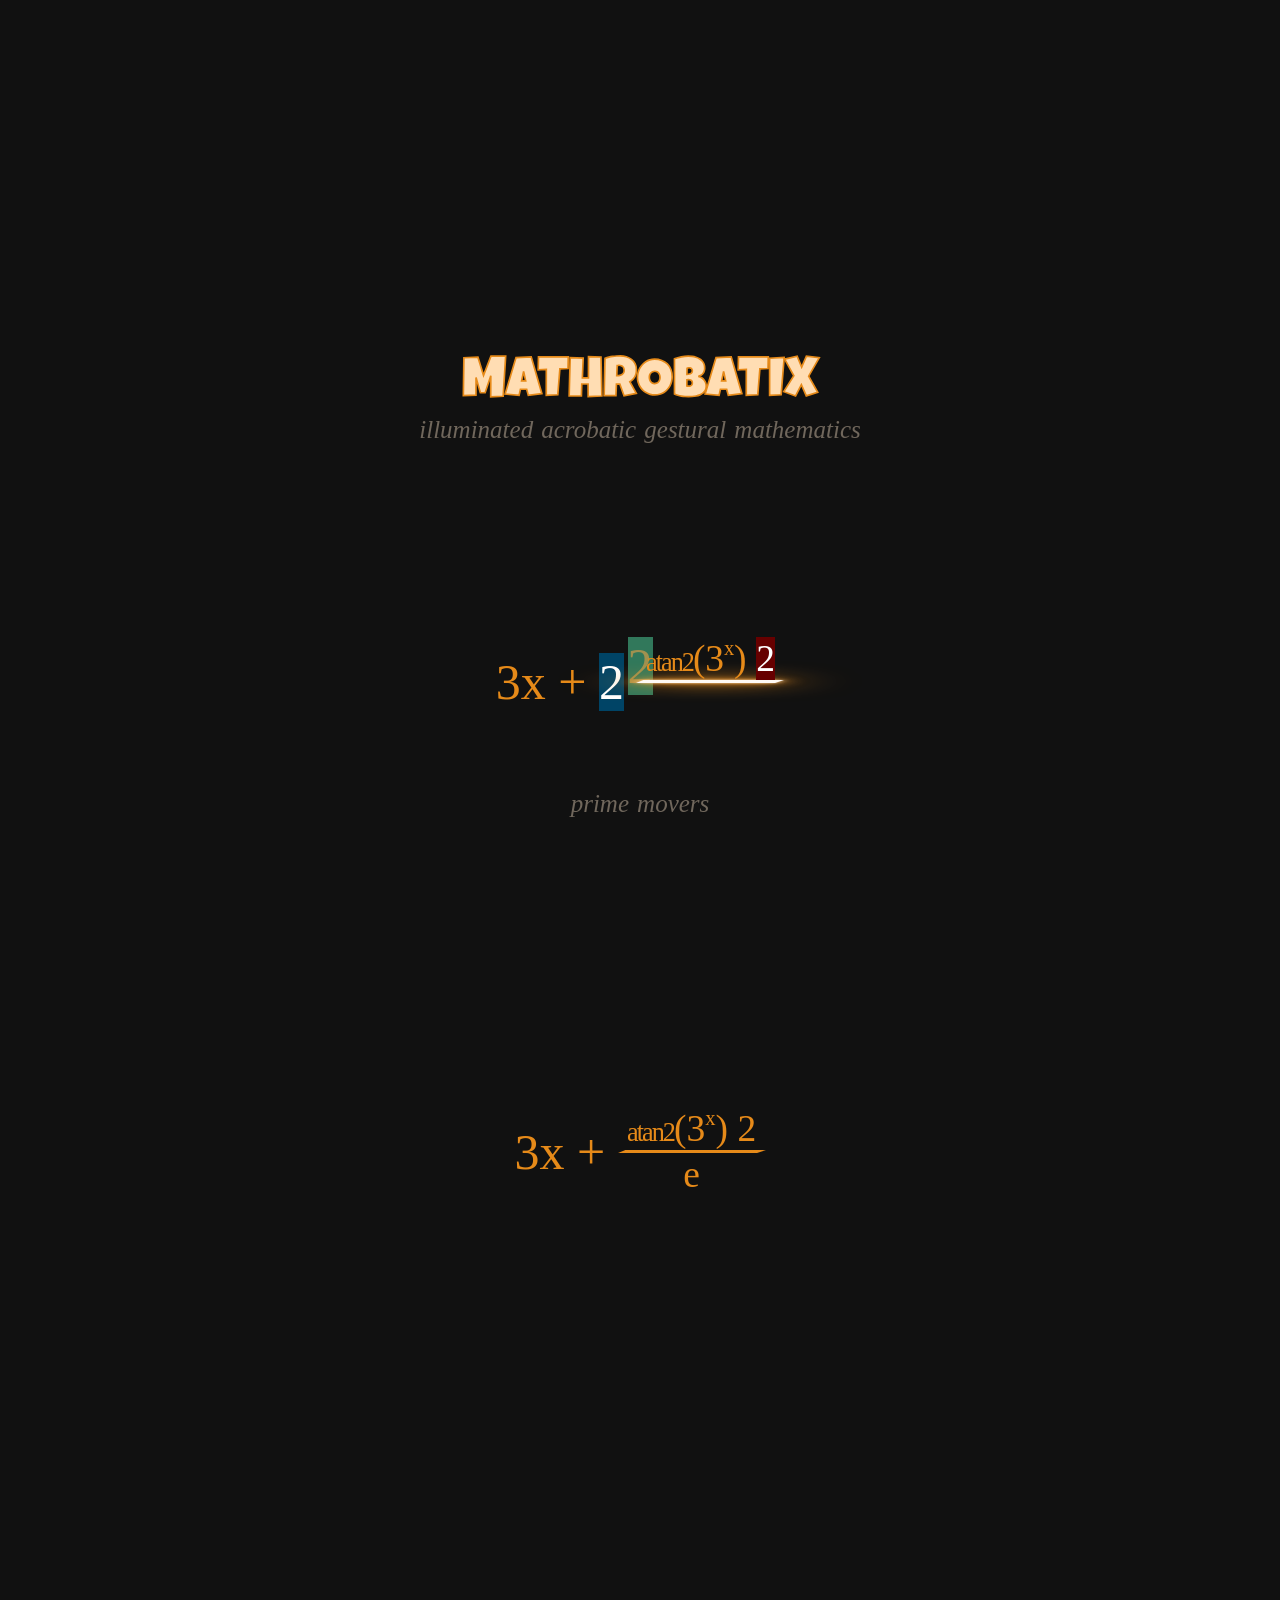
<file: mbx4.html>
<!doctype html>
<html lang="en">
  <head>
    <title>mbx4.0 beta</title>
    <meta charset="UTF-8" />
    <meta name="viewport" content="width=device-width, initial-scale=1.0" />
    <!-- <link rel="stylesheet" href="mbx3.css" /> -->
    <script src="mbx4.js" data-mbx='{"tag":"rat-batix","css":"mbx4.css"}'></script>
    <style>
      body {
        display: flex;
        flex-direction: column;
        align-items: center;
        justify-content: center;
        margin: 0;
        padding-top: 30vh;
        padding-bottom: 100vh;
        background-color: #111;
      }
      rat-batix {
        width: 100%;
        font-size: 1.25rem;
        background-color: #111;
      }
      @media screen and (orientation: portrait) {
        rat-batix {
          font-size: 0.8em;
        }
      }
    </style>
  </head>

  <body>
    <rat-batix id="one" data-mbx='{"xxx_color":300}'></rat-batix>
    <rat-batix id="two" data-mbx='{"xxx_color":300}'></rat-batix>

    <script id="ROUTINES">
      const routineTesting = {
        intro: `
          <x data-logo>MATHROBATIX</x>
          illuminated acrobatic gestural mathematics
        `,
        steps: [
          {
            load: `
           <x id="Tite-1">
            <mbx-tite>
             <x>3</x>
             <x>x</x>
            </mbx-tite>
            <x>+</x>
            <x id="T2">2</x>
           </x>
           <mbx-tite id="T3x">
            <x id="T3">3</x>
            <x data-sup data-tite>
             <x id="Tx">x</x>
            </x>
           </mbx-tite>
          `,
            note: `prime movers`,
            acts: (X) => {
              X.mount("e-88", "e");
              // X.spot("T3x").funkSup("sin", "-1").frak("e-88")
              X.spot("T3x").funkSup("atan2").frak("e-88")
              // X.spot("T3x-holder").frak("e-88");
              X.spot("T2").spin().vault().ghost().moveAfter("T3x-atan2");
            },
          },
          {},
        ],
      };
      const routineDemo = {
        intro: `
          <x data-logo>MATHROBATIX</x>
          illuminated acrobatic gestural mathematics
        `,
        steps: [
          {
            // unfurl
            load: `
            <x id="Tx-a">x</x>
            <x id="pow-2-a"><x data-sup>2</x></x>
            <x id="plus-b">+</x>
            <x id="T3x-b" data-tite>
             <x id="T3-b">3</x>
             <x id="Tx-b">x</x>
            </x>
            <x id="plus-c">+</x>
            <x id="T5-c">5</x>
            <x id="EQ">=</x>
            <x id="T0-d">0</x>
            `,
            note: `
              <x>solving for x</x>
              <x>can get tricky</x>
            `,
            acts: (X) => {
              X.spot("Tx-a").viva();
              X.spot("pow-2-a", "plus-b", "T3x-b", "plus-c", "T5-c", "EQ", "T0-d").unfurl();
            },
          },
          {
            // default distribution
            load: `
            <x id="T3">3</x>
            <x data-tite-left>(</x>
            <x id="Tx">x</x> + <x id="T1">1</x>
            <x data-tite-rite>)</x>
            `,
            note: `
            a widely-used, popular distribution
            <x data-rant>
              speaking of widely-used and popular
              distributions, that happens to also 
              be the goal of MathroBatiX itself
            </x>
            `,
            acts: (X) => {
              X.spot("Tx", "T1").dist("T3");
              X.spot("T3-doppel-0").blink().during(0.3, 1);
              X.spot("T3-doppel-1").blink().during(0.3, 1);
              X.spot("T3").vaporize();
            },
          },
          {
            // blur move
            load: `
            <x id="T3yx">
             <x data-tite>
              <x>3</x>
              <x data-doppel>
               <x id="Ty-a">y</x>
               <x id="Ty-b">y</x>
               <x id="Ty-c">y</x>
              </x>
              <x>x</x>
             </x>
            </x>
            <x> + 9 &ne; </x>
            <x id="T3catch-y-k">
             <x data-tite>
              <x>3</x>
              <x data-catch>
               <x id="catch-1"></x>
              </x>
              <x>k</x>
             </x>
            </x>
            `,
            note: `
            <x>probably never need to</x>
            <x>but you could</x>
            `,
            acts: (X) => {
              X.spotAll().blur();
              X.spot("Ty-a").blink().bulk(2.2).moveAfter("catch-1").during(0, 0.8);
              X.spot("Ty-b").blink().bulk(2.2).moveAfter("catch-1").during(0.1, 0.9);
              X.spot("Ty-c").blink().bulk(2.2).moveAfter("catch-1").during(0.2, 1.0);
            },
          },
        ],
      };
      const QQQroutineTwo = {
        intro: `
          <x data-logo>MATHROBATIX</x>
          illuminated acrobatic gestural mathematics
        `,
        steps: [
          {
            load: `
            <x id="T3x" data-tite>
             <x id="T3">3</x>
             <x id="Tx">x</x>
            </x>
            =
            <x id="T9">9</x>

            <x id="T3-a">3</x>
            <x id="T3-b">3</x>

            <x id="T3-faxx">
             <x id="T3-faxx-a">3</x>
             <x id="T3-faxx-b">3</x>
            </x>
            `,
            note: "divide both sides by three",
            acts: (X) => {
              X.spot("T3-faxx").hide();
              X.spot("T3x").frak("T3-a");
              X.spot("T9").frak("T3-b");
            },
          },
          {
            note: "cankel the threes from the x and reduce",
            acts: (X) => {
              X.spot("Tx").flash();
              X.spot("T3", "T3-a").cank().during(0, 0.3);
              X.spot("T3").shrink().during(0.3, 1);
              X.spot("T3x-frak").unFrak();
            },
          },
          {
            note: "nine is three times three",
            acts: (X) => {
              X.spot("T3-faxx").show();
              X.spot("T9").faxx("T3-faxx");
            },
          },
          {
            note: `cankel the threes from the nine and reduce`,
            acts: (X) => {
              X.spot("T3-b", "T3-faxx-a").cank().during(0, 0.3);
              X.spot("T9-frak").unFrak();
              X.mount("T9-red-3", "3").materialize();
              X.spot("T9-faxx").xfade("T9-red-3");
            },
          },
          {
            note: "looks good to me!",
            acts: (X) => {
              X.spot("Tx").wink();
              X.mount("good", "").good().during(0, 0.5);
            },
          },
        ],
      };
      const MMMroutineTwo = {
        intro: `
          <b data-logo>MATHROBATIX</b>
          illuminated acrobatic gestural mathematics
        `,
        stage: `
          <x style="z-index:10;">
          <mbx-frak id="frak-1">
            <x id="T5">5</x><x>x<x id="pow2" data-sup>2</x></x>
          </mbx-frak>
          </x>
          <x id="EQ">=</x>
          <mbx-frak id="frak-2">
            <x>3</x><x id="T2">2</x>
          </mbx-frak>
        `,
        steps: [
          {
            note: "yes, you can do this",
            acts: (X) => {
              // X.spot("T5").spin("-720deg");
              X.spot("frak-1").bulk("2").blink().ciprokate();
              X.spot("frak-2").bulk("0.75").blink().ciprokate(-1);
            },
          },
          {
            note: "un frak that",
            acts: (X) => {
              X.mount("Tdot", "&middot;").insertAfter("T2").grow();
              X.spot("frak-1").unFrak();
              X.spot("T5").moveAfter("Tdot");
            },
          },
          {
            note: "perfection",
            acts: (X) => {
              X.mount("T10", "10");
              X.spot("T2", "Tdot", "T5").team("team-1").spin().xfade("T10");
              X.spot("pow2").vaporize().shrink();
              X.spot("frak-2").root();
            },
          },
          {
            note: "plus or minus",
            acts: (X) => {
              X.mount("Tporm", "&#177;").insertAfter("EQ").grow();
              X.mount("good", "").good();
            },
          },
        ],
      };
      const KKKroutineTwo = {
        intro: `
          <b data-logo>MATHROBATIX</b>
          illuminated acrobatic gestural mathematics
        `,
        stage: `
            <x id="P1" data-parens-left>(</x>
             <x id="T3x">3x</x>
             <x id="T3x-fax">
              <x id="T3-m">3</x>
              <x id="Tx-m">x</x>
             </x>
             -
             <x id="T27">27</x>
             <x id="T27-fax">
              <x id="T3-a">3</x>
              <x id="T3-b">3</x>
              <x id="T3-c">3</x>
             </x>
            <x id="P2" data-parens-rite>)</x>
            =
            <x id="T5">5</x>
        `,
        steps: [
          {
            note: `
            <x>twenty-seven is three ...</x>
            <x>times three times three</x>
            `,
            acts: (X) => {
              X.spot("T3x").faxx("T3x-fax");
              X.spot("T27").faxx("T27-fax");
            },
          },
          {
            acts: (X) => {
              X.mount("catch", "<x data-catch><x id='catch-3'>3</x>").insertAfter("P2").grow();
              X.spot("T3-m").spin().vault("1.4em").moveAfter("catch-3");
              X.spot("T3-b").spin().vault().moveAfter("catch-3");
              X.mount("T9", "9");
              X.spot("T27").xfade("T9");
              X.mount("Tx", "x");
              X.spot("T3x").xfade("Tx");
            },
            note: `
              faktor a three from each term
            `,
          },
          {
            note: `
            <x>only x remains from 3x</x>
            <x>three times three is nine</x>
            `,
            acts: (X) => {
              X.spot("T3x-faxx").unFaxx();
              X.spot("T27-faxx").unFaxx();
            },
          },
          {
            load: `
            (x - 9)
            <x id="T3">3</x>
            =
            <x id="T5">5</x>
            <x id="catch-3" data-catch>
             <x id="C3">3</x>
            </x>
            `,
            note: "this is incredible",
            acts: (X) => {
              X.spot("T5").frak("catch-3");
              X.spot("T3").moveAfter("C3");
            },
          },
          {
            load: `
            <x id="P1"><x data-parens-left>(</x></x>
            x - 9
            <x id="P2"><x data-parens-rite>)</x></x>
            = <mbx-frak><x>5</x><x>3</x></mbx-frak>
            `,
            note: "drop the parenthesises",
            acts: (X) => {
              X.spot("P1", "P2").vaporize().during(0, 0.8).shrink().during(0.5, 1);
            },
          },
          {
            load: `
            x
            <x id="Tminus9">
             <x id="Tminus">-</x>
             <x id="Tplus">+</x>
             9
            </x>
            =
            <mbx-frak id="frak-1">
             <x>5</x><x>3</x>
            </mbx-frak>
            `,
            note: `
              <x>flip the sign, flop the side</x>
            `,
            acts: (X) => {
              X.spot("Tminus").xfade("Tplus").viva();
              X.spot("Tminus9").spin().vault().moveAfter("frak-1");
            },
          },
          {
            note: "you're so good!!!",
            acts: (X) => {
              X.mount("good", "");
              X.spot("good").good();
            },
          },
        ],
      };
      const ZZZroutineTwo = {
        intro: `
          <b data-logo>MATHROBATIX</b>
          illuminated acrobatic gestural mathematics
        `,
        steps: [
          {
            load: `
            <x>x</x>
            <x data-sup>
             <x id="pow-half">
              (1 /// 2)
             </x>
             <x data-sup>
              <x id="pow2-a">2</x>
             </x>
            </x>
            <x id="EQ">=</x>
            <x id="T3">3</x>
            <x id="pow2-b" data-sup>2</x>
            `,
            note: "funk of all evil",
            acts: (X) => {
              X.spot("frak-1").inlineFrak();
              X.spot("pow2-a", "pow2-b").grow();
            },
          },
          {
            acts: (X) => {
              X.spot("pow2-a").moveBefore("pow-half");
            },
          },
          {
            load: `
            x
            <x data-sup>
             <x id="g-1">2(1 /// 2)</x>
             <x id="g-2">1</x>
            </x>
            = 3^2
            `,
            acts: (X) => {
              X.spot("g-1").spin("720deg").xfade("g-2");
            },
          },
          {
            load: `
            x<x id="pow1" data-sup>1</x>
            <x id="g-1">= 3^2</x>
            <x id="EQ">=</x>
            <x id="T9">9</x>
            `,
            acts: (X) => {
              X.spot("pow1").vaporize().shrink().during(0.75);
              X.spot("g-1").shrink().during(0.5);
              X.spot("EQ", "T9").unfurl(0, 0.5);
            },
          },
          {
            load: `
            <x>x = 9</x><x id="good"></x>
            `,
            note: "looks good",
            acts: (X) => {
              X.spot("good").good();
            },
          },
        ],
      };
      const XXXroutineTwo = {
        intro: `
          <x data-logo>MATHROBATIX</x>
          illuminated acrobatic gestural mathematics
        `,
        stage: `
          <x id="P1" data-parens-left>(</x>
          <x id="Tx2">
           <x id="Tx-a">x</x>
           <x id="pow-area" data-sup>
            <x data-doppel>
             <x id="Pow2">2</x>
            </x>
           </x>
          </x>
          +
          <x id="T4x" data-tite>
           <x id="T4">4</x>
           <x id="Tx-b">x</x>
          </x>
          <x id="P2" data-parens-rite style="margin-right:-0.125em;">)</x>
          <x data-sup>
            <x id="Pow-paren"></x>
          </x>
          <x id="EQ">=</x>
          <x id="T5">5</x>
          <x id="Tplus">+ <x id="something">!?!</x></x>
          <mbx-half id="T-half"></mbx-half>
        `,
        steps: [
          {
            note: `
            <x>move the square outside</x>
            <x>turn the x into a one-half</x>
            <x>and add <i>something</i> ?!?</x>
            `,
            acts: (X) => {
              X.spot("Tplus").grow();
              X.spot("something").viva();
              X.spot("Tx-b").xfade("T-half").during(0.5, 1.0);
              X.spot("Pow2").spin().vault("0.5em").moveAfter("Pow-paren").during(0, 1);
            },
          },
          {
            load: `
            <x id="P1"><x data-parens-left>(</x></x>
            x +
            <x id="T-all">
             <x data-tite>4<mbx-half></mbx-half></x>
             <x data-parens-rite>)</x>^2
            </x>
            = 5 <x id="T-plus">+</x>
             <x id="T-exclaim">!?!</x>

            `,
            note: `
            <x>but what do we add?!? ...</x>
            <x style="font-weight:bold;">the exact same thing</x>
            `,
            acts: (X) => {
              X.spot("T-all").flash().during(0, 0.4);
              X.spot("T-exclaim").shrink().during(0.4, 1);
              // X.spot("T-exclaim").vaporize().during(0.3, 1).shrink().during(0.3, 1);
              X.spot("P1", "T-all").doppel();
              X.spot("P1-doppel-0", "T-all-doppel-0")
                .vault()
                .during(0.3, 1)
                .moveAfter("T-exclaim")
                .during(0.3, 1);
            },
          },
          {
            load: `
            (x +
            <x id="T4-half-a" data-tite>
             4<mbx-half id="T-half-a"></mbx-half>
            </x>
            <x data-parens-rite>)</x>^2
            = 5 +
            <x id="pow-spin">
            <x>
            <x data-parens-left>(</x>
            <x id="T4-half" data-tite>
             4<mbx-half id="T-half"></mbx-half>
            </x>
            <x data-parens-rite>)</x>^2
            </x>
            </x>

            <x id="T2">2</x>
            <x id="T2-a">2</x>
            <x id="T4">4</x>
            `,
            note: `
            <x>half of four is two</x>
            <x>and two-squared is four</x>
            `,
            acts: (X) => {
              X.spot("T4-half-a").xfade("T2-a").during(0, 0.5).spin("-360deg").during(0, 0.5);
              X.spot("T4-half").xfade("T2").during(0, 0.5).spin("-360deg").during(0, 0.5);
              X.spot("pow-spin").xfade("T4").during(0.5).spin("360deg").during(0.5);
            },
          },
          {
            load: `
            (x + 2)^2 = <x id="T5-T4">5 + 4</x>
            `,
            note: "I don't know what five plus four is",
            acts: (X) => {
              X.spot("T5-T4").brak();
            },
          },
          {
            load: `
            <x id="P1">
              <x data-parens-left>(</x>
            </x>
            <x>x + 2</x>
            <x id="P2">
             <x data-parens-rite>)</x>^2
            </x>
            <x id="EQ">=</x>
            <x>
             <mbx-brak id="T5-T4">
              <x>
              <x id="T54">
                5 + 4
              </x>
              <x id="T9">9</x>
              </x>
             </mbx-brak>
            </x>
            `,
            note: `
             that turned out to be nine
            `,
            acts: (X) => {
              X.spot("T9").spin("720deg");
              X.spot("T5-T4").unBrak().during(0, 0.5);
              X.spot("T54").absorb("T9");
            },
          },
          {
            note: `
            square root both sides
            `,
            acts: (X) => {
              X.spot("P1", "P2").shrink().during(0.5, 1);
              X.spot("P1", "P2").vaporize().during(0, 0.7);
              X.spot("T9").root();
            },
          },
          {
            acts: (X) => {
              X.spot("P1", "P2").dismount();
              X.mount("Tpm", "&#177;").insertAfter("EQ").grow();
              X.mount("T3", "3");
              X.spot("T9").xfade("T3");
              X.spot("T9-root").unRoot();
            },
          },
          {
            load: `
            x
            <x id="Tplus2">
             <x id="Tplus">+</x>
             <x id="T2">2</x>
            </x>
            <x id="EQ">=</x>
            &#177; 3
            `,
            acts: (X) => {
              X.mount("Tminus", "-").viva();
              X.spot("Tplus").xfade("Tminus");
              X.spot("Tplus2").spin().vault().moveAfter("EQ");
            },
          },
          {
            load: `
            x = <x id="B1" data-parens-left>{</x>
            - 2
            <x id="Tplusminus">&#177;</x>
            <x id="Tplus-a">+</x>
            <x id="T3-a">3</x>
            <x id="comma" data-parens-rite>,</x>
            <x id="Tminus-b">-</x>
            <x id="T2-b">2</x>
            <x id="Tminus-c">-</x>
            <x id="T3-b">3</x>
            <x id="B2" data-parens-rite>}</x>

            `,
            acts: (X) => {
              X.spot("comma", "Tminus-b", "T2-b", "Tminus-c", "T3-b", "B2").unfurl();
              X.spot("B1").grow();
              X.spot("Tplusminus").blink().during(0, 0.4);
              X.spot("Tplusminus").xfade("Tplus-a");
            },
          },
          {
            load: `
            x = <x data-parens-left>{</x>
             <x id="T23-a">- 2 + 3</x>
             <x id="T1">1</x>
             <x data-parens-rite>,</x>
             <x id="T23-b">- 2 - 3</x>
             <x id="T-5">-5</x>
            <x data-parens-rite>}</x>
            `,
            acts: (X) => {
              X.spot("T23-a").absorb("T1");
              X.spot("T23-b").absorb("T-5");
            },
          },
        ],
      };
    </script>

    <script id="LOADER">
      const one = document.getElementById("one");
      one.addEventListener("mbx-ready", (e) => {
        one.loadRoutine(routineTesting);
      });
      const two = document.getElementById("two");
      two.addEventListener("mbx-ready", (e) => {
        // two.loadRoutine(routineDemo);
      });
    </script>

    <script id="DEBUGG">
      const log = console.log;
    </script>
  </body>
</html>
</file>
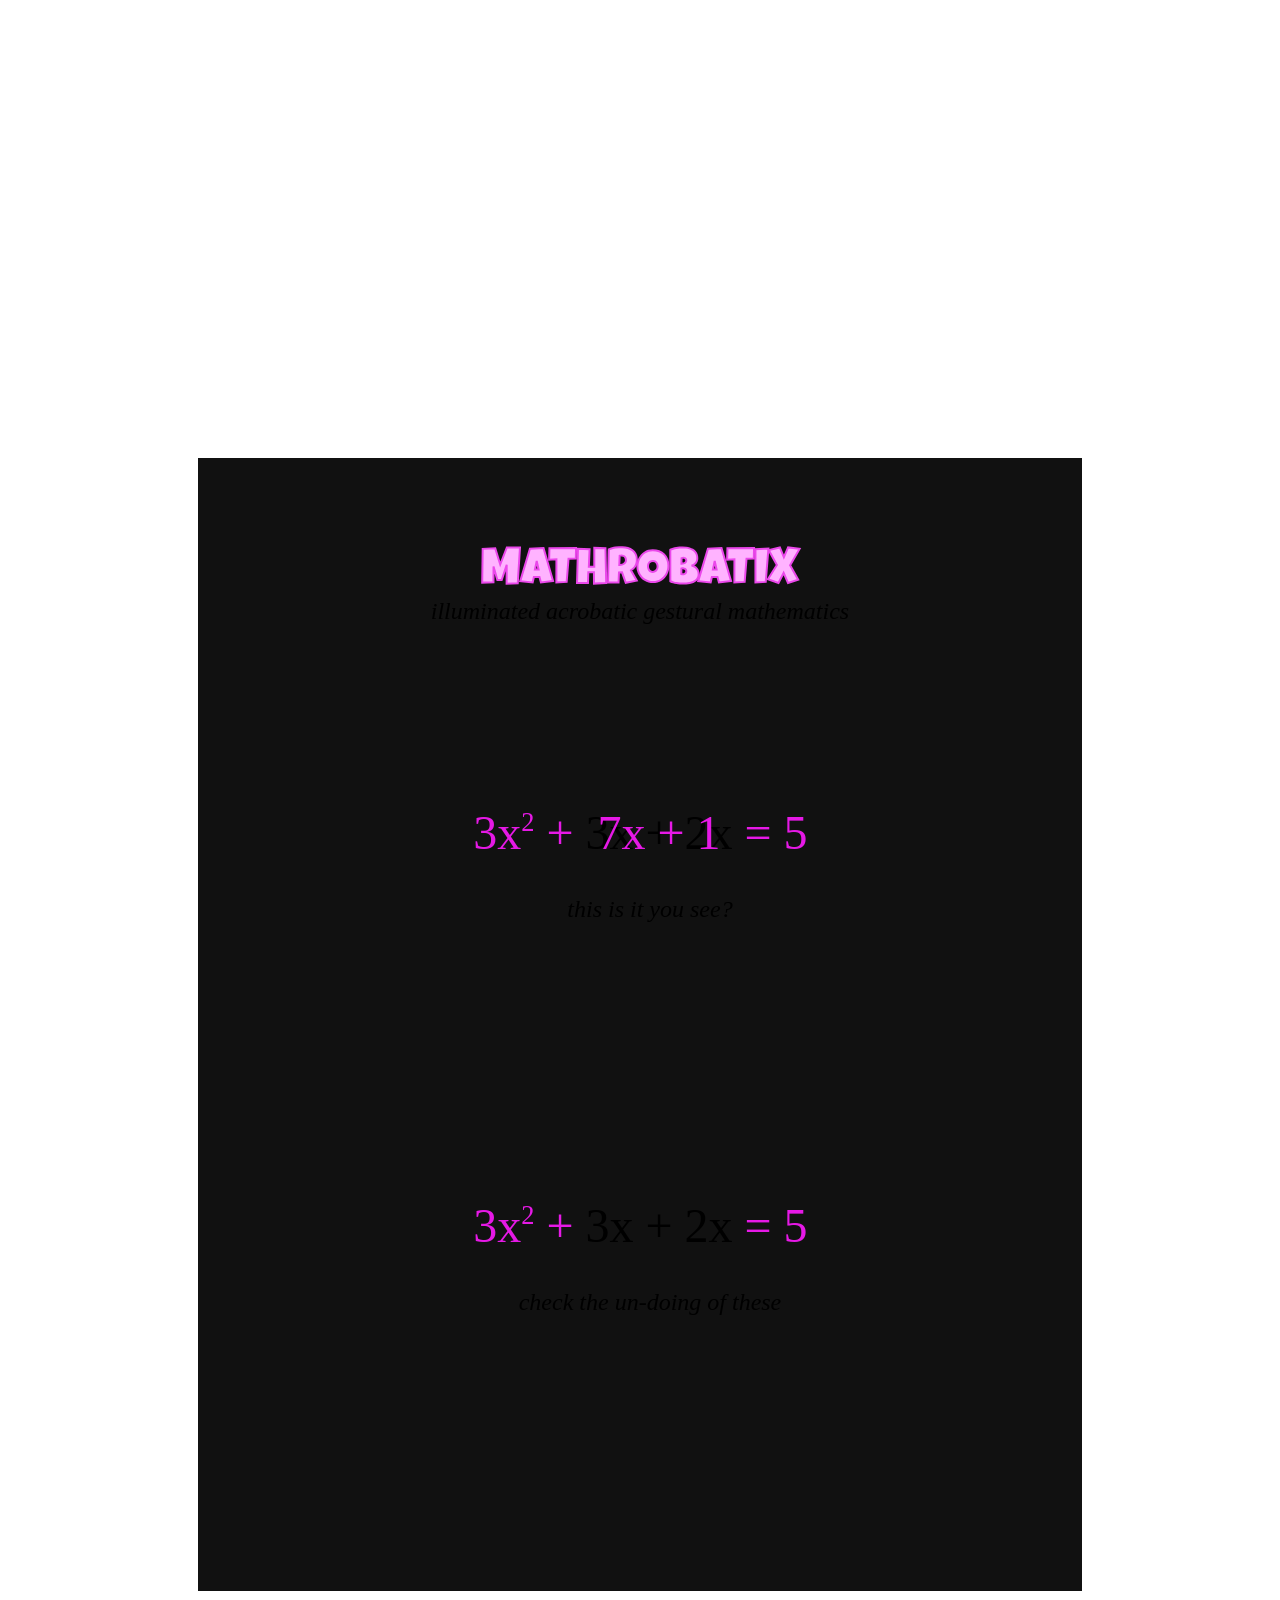
<file: rat.html>
<!doctype html>
<html lang="en">
  <head>
    <title>rat testing</title>
    <meta charset="UTF-8" />
    <!-- <meta name="viewport" content="width=device-width, initial-scale=1.0" /> -->
    <!-- <link rel="stylesheet" href="rat.css" /> -->
    <script
      src="mbx3.js"
      data-mbx='{"tag":"rat-batix","css":"rat.css"}'
    ></script>
    <style>
      body {
        display: flex;
        flex-direction: column;
        align-items: center;
        justify-content: center;
        padding-top: 50vh;
        padding-bottom: 100vh;
      }
      rat-batix {
        min-width: 70%;
        font-size: 3rem;
        background-color: #111;
      }
    </style>
  </head>

  <body>
    <rat-batix id="two" data-mbx='{"color":300}'></rat-batix>

    <script id="ROUTINES">
      const routineTwo = {
        intro: `
          <b data-logo>MATHROBATIX</b>
          illuminated acrobatic gestural mathematics
        `,
        stage: `
          <b id="T3x2">3x<b id="Tsup2" data-sup>2</b></b>
          <b id="Tplus1">+</b>
          <b id="T7x">7x</b>
          <b id="Tplus2">+</b>
          <b id="T1">1</b>
          <b id="EQ">=</b>
          <b id="T5">5</b>
        `,
        steps: [
          {
            note: "this is it you see?",
            acts: (S) => {
              S.mount("T3x", "3x")
                .mount("T2x", "+ 2x")
                .spot("T7x", "Tplus2", "T1")
                .absorb("T3x", "T2x")
                .spin()

            },
          },
          {
            note: "check the un-doing of these",
            acts: (S) => {},
          },
        ],
      };
      const two = document.getElementById("two");
      two.addEventListener("mbx-ready", (e) => {
        two.loadRoutine(routineTwo);
      });
    </script>

    <script id="DEBUGG">
      const log = console.log;
    </script>
  </body>
</html>
</file>
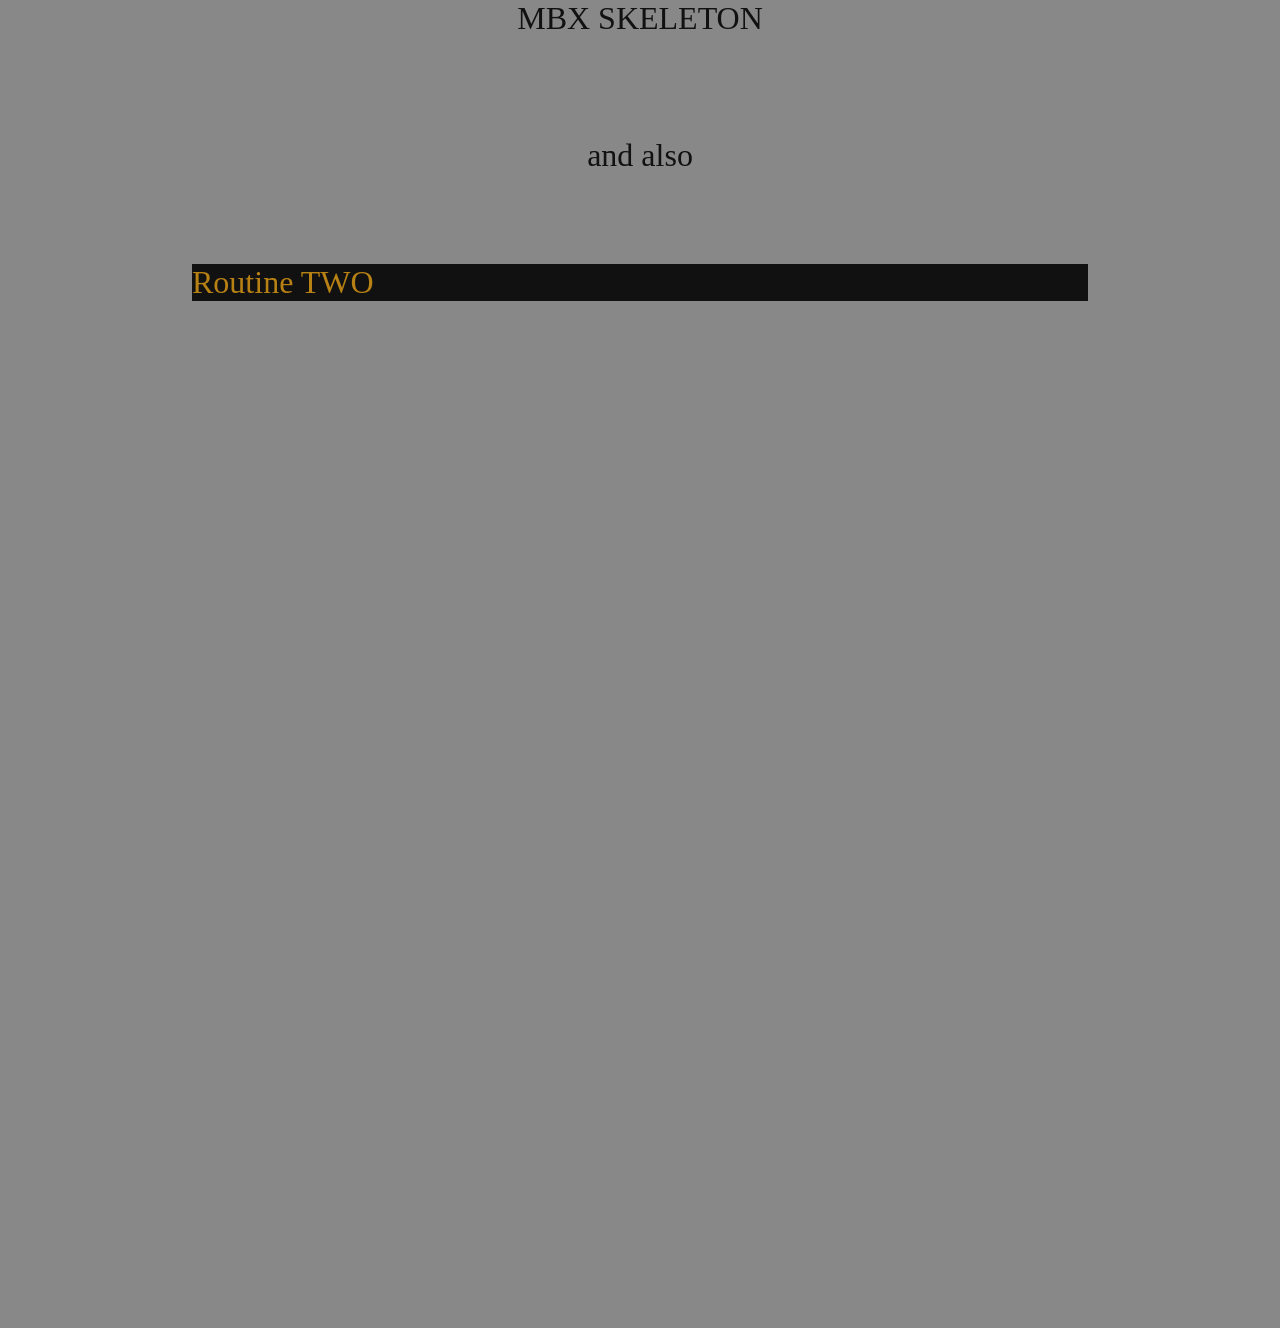
<file: skeleton.html>
<!doctype html>
<html lang="en">
  <head>
    <meta charset="UTF-8" />
    <title>Mathro&middot;batix Skeleton</title>
    <!-- <link rel="stylesheet" href="skeleton.css" /> -->
    <script
      src="skeleton.js"
      data-mbx='{"tag":"mathro-batix","fix":"rat"}'
    ></script>
    <style>
      body {
        margin: 0;
        padding: 0;
        display: flex;
        flex-direction: column;
        align-items: center;
        justify-content: center;
        padding-bottom: 100vh;
        background-color: #888;
        color: #111;
        font-size: 2rem;
      }
      mathro-batix {
        position: relative;
        display: inline;
        min-width: 70%;
        min-height: 100px;
        user-select: none;
      }
    </style>
  </head>
  <body>
    <div>MBX SKELETON</div>
    <mathro-batix id="one"></mathro-batix>
    <div>and also</div>
    <mathro-batix id="two" data-rat='{"fix":"cow","color":"40"}'></mathro-batix>
    <script id="routines">
      const routineOne = {
        intro: "Routine ONE",
        steps: [
          {
            note: "first of first",
            acts: (S) => {
              S.makeNote("you suck!").changeHTML("dick");
            },
          },
          {
            note: "second of first",
            acts: (S) => {},
          },
          {
            note: "third of first",
          },
        ],
      };
      const routineTwo = {
        intro: "Routine TWO",
        steps: [
          {
            note: "1st of routine #2",
            acts: (S) => {},
          },
          {
            note: "2nd of routine #2",
            acts: (S) => {},
          },
          {
            note: "3rd of routine #2",
            acts: (S) => {},
          },
        ],
      };
    </script>
    <script id="lizzers">
      const log = console.log;
      const one = document.getElementById("one");
      const two = document.getElementById("two");
      one.addEventListener("rat-ready", (e) => {
        one.addEventListener("click", (e) => {
          one.loadRoutine(routineOne);
        });
      });
      two.addEventListener("cow-ready", (e) => {
        two.loadRoutine(routineTwo);
      });
      two.addEventListener("cow-step-1-ready", (e) => {
        // log("cow's step two is ready");
      });
    </script>
  </body>
</html>
</file>
<file: mathrobatix.css>
/* #region mathro-batix */
/* CONFIG */
mathro-batix [data-holder] {
  --animation-start: 50%;
  --animation-end: 80%;
  --font-size: 3rem;
  --back-color: #111;
  --mbx-h: 35;
  --mbx-s: 80%;
  --mbx-l: 40%;
  --mbx-a: 1;
}

/* LAYOUT */
mathro-batix [data-holder] {
  display: inline-flex;
  flex-direction: column;
  width: 100%;
  overflow: visible;
  font-size: 54px;
  /* color: var(--main-color); */
  background-color: var(--back-color);
}

/* FONTS */
@font-face {
  font-family: "Luckiest Guy";
  src: url(luckiest.ttf);
}

/* COLORS */
mathro-batix [data-holder] {
  --main-color: hsl(var(--mbx-h), 80%, 50%);
  --white-color: hsl(var(--mbx-h), 100%, 98%);
  --grey-color: hsl(var(--mbx-h), 10%, 40%);
  --inverse-color: hsl(calc(var(--mbx-h) + 180), 80%, 50%);
}

/* FILTER */
mathro-batix [data-holder] {
  --viva-f1: 0 0 3px hsl(var(--mbx-h), 90%, 80%);
  --viva-f2: 0 0 8px hsl(var(--mbx-h), 100%, 58%);
  --viva-f3: 0 0 24px hsl(var(--mbx-h), 100%, 55%);
  --viva-shadow: var(--viva-f1), var(--viva-f2), var(--viva-f3);
  --viva-filter: drop-shadow(var(--viva-f1)) drop-shadow(var(--viva-f2))
    drop-shadow(var(--viva-f3));

  --ghost-f1: 0 0 1px var(--back-color);
  --ghost-f2: 0 0 3px hsl(var(--mbx-h), 100%, 80%);
  --ghost-f3: 0 0 12px hsl(var(--mbx-h), 100%, 98%);
  --ghost-shadow: var(--ghost-f1), var(--ghost-f2), var(--ghost-f3);
  --ghost-filter: drop-shadow(var(--ghost-f1)) drop-shadow(var(--ghost-f2))
    drop-shadow(var(--ghost-f3));

  --vapor-f1: 0 0 5px var(--back-color);
  --vapor-f2: 0 0 40px var(--main-color);
  --vapor-f3: 0 0 41px #fff;
  --vapor-shadow: var(--vapor-f1), var(--vapor-f2), var(--vapor-f3);
  --vapor-filter: drop-shadow(var(--vapor-f1)) drop-shadow(var(--vapor-f2))
    drop-shadow(var(--vapor-f3));
}

/* SHAPES */
mathro-batix [data-holder] {
  --cank-00: path("M0 94Q30 40 95 0L100 10Q33 43 10 100Z");
  --cank-00-A: path("M0 94Q0 94 0 94 L10 100Q10 100 10 100Z");
  --cank-00-B: path("M0 94Q30 40 95 0L100 10Q33 43 10 100Z");

  --cank-01: path("M0 90Q55 55 90 0L100 8Q65 50 10 100Z");
  --cank-01-A: path("M0 90Q0 90 0 90L10 100Q10 100 10 100Z");
  --cank-01-B: path("M0 90Q55 55 90 0L100 8Q65 50 10 100Z");

  --cank-02: path(
    "M0 100Q30 75 55 30L55 50Q30 80 0 100ZM 100 0Q70 25 50 70L50 50Q70 20 100 0Z"
  );
  --cank-02-A: path(
    "M 0 100 Q 0 100 0 100 L 0 100 Q 0 100 0 100 L 0 100 Q 0 100 0 100 L 0 100 Q 0 100 0 100 Z"
  );
  --cank-02-B: path(
    "M 0 100 Q 30 75 55 30 L 55 30 Q 55 30 55 30 L 50 55.5 Q 50 55.5 50 55.5 L 50 55.5 Q 30 80 0 100 Z"
  );
  --cank-02-C: path(
    "M 0 100 Q 30 75 55 30 L 55 42.5 Q 55 42.5 55 42.5 L 50 70 Q 50 70 50 70 L 50 55.5 Q 30 80 0 100 Z"
  );
  --cank-02-D: path(
    "M 0 100 Q 30 75 55 30 L 55 42.5 Q 71 20 100 0 L 100 0 Q 70 25 50 70 L 50 55.5 Q 30 80 0 100 Z"
  );

  --curl-00: path(
    "M0 100 A10 55 0 0 1 10 45 H40 A10 45 0 0 0 50 0A10 45 0 0 0 60 45H90 A10 55 0 0 1 100 100A10 45 0 0 0 90 60 H60 A10 35 0 0 1 50 30 A10 35 0 0 1 40 60 H10 A10 45 0 0 0 0 100Z"
  );
  --curl-01: path("M3 100 L0 0 Q50 20 100 0L97 100 L98 20 Q50 15 2 20Z");

  /* "M90 35A40 35 0 0 0 50 0A50 50 0 0 0 0 50A50 50 0 0 0 50 100A50 50 0 0 0 100 50A20 47 0 0 0 80 3A16 47 0 0 1 96 50A41 40 0 0 1 55 90A50 40 0 0 1 5 50A42 42 0 0 1 50 8A40 27 0 0 1 90 35Z" */
  --cirk-00: path(
    "M 50.000,5.000 A 45 45 0 0 1 89.452,27.611 A 45 45 0 0 1 71.393,86.583 A 45 45 0 0 1 13.782,79.031 A 45 45 0 0 1 11.548,20.969 A 45 45 0 0 1 33.607,10.417 L 5 50 L 50 95 L 95 50 Z"
  );
  --cirk-mask-00: path(
    "M50 0A50 50 0 0 0 0 50A50 50 0 0 0 50 100A50 50 0 0 0 100 50A50 50 0 0 0 50 0Z"
  );

  --cirk-01: path(
    "M25 20A25 30 0 0 0 0 50A50 50 0 0 0 50 100A50 50 0 0 0 100 50A50 50 0 0 0 50 0C-8 2 10 45 15 45C5 20 20 8 50 8A45 42 0 0 1 95 50A45 40 0 0 1 50 90A48 45 0 0 1 2 48A28 28 0 0 1 30 20Z"
  );
  --cirk-02: path(
    "M50 0A50 50 0 0 0 0 50A50 50 0 0 0 50 100A50 50 0 0 0 100 50A50 50 0 0 0 50 0ZM 20 20A33 30 330 0 0 82 80A33 30 330 0 0 20 20Z"
  );
  --cirk-03: path(
    "M5 20Q0 30 0 50A50 50 0 0 0 50 100A50 50 0 0 0 100 50A50 50 0 0 0 50 0C-8 2 10 45 15 45C5 20 20 8 50 8A45 42 0 0 1 95 50A45 40 0 0 1 50 90A48 45 0 0 1 2 45Q2 35 5 20Z"
  );
  --cirk-xtra-swoosh: path(
    "M15 15A10 10 0 0 0 85 85A10 10 0 0 0 15 20A10 10 0 0 0 40 40A10 10 0 0 1 25 20A10 10 0 0 1 80 80A10 10 0 0 1 20 12Z"
  );
}

/* #endregion */

/* #region batix */
b {
  box-sizing: border-box;
  position: relative;
  display: inline-block;
  font-weight: normal;
  text-wrap: nowrap;

  --ani-start: 0;
  --ani-end: 1;

  --animation-range: cover
    calc(
      var(--animation-start) + (var(--animation-end) - var(--animation-start)) *
        var(--ani-start)
    )
    cover
    calc(
      var(--animation-start) + (var(--animation-end) - var(--animation-start)) *
        var(--ani-end)
    );
}
/* #endregion */

/* #region svg */
svg {
  position: absolute;
  left: 0;
  top: 0;
  width: 100%;
  height: 100%;
  pointer-events: none;
  z-index: 2;
  overflow: visible;
}
/* #endregion */

/* #region intro */
[data-intro] {
  display: inline-block;
  position: relative;
  margin-top: 5vh;
  margin-bottom: 20vh;
  color: var(--grey-color);
  font-style: italic;
  font-size: 0.5em;
  text-align: center;
}
/* #endregion */

/* #region step */
[data-step] {
  display: inline-block;
  position: relative;
  margin-bottom: 30vh;
}
[data-step] > :nth-child(1) {
  /* don't use interpolate-size if possible */
  /* interpolate-size: allow-keywords; */
  display: flex;
  gap: 0.25em;
  align-items: baseline;
  justify-content: center;
  font-family: "Times New Roman", Times, serif;
  color: var(--main-color);
}
[data-step] > :nth-child(2) {
  margin-top: 1.5em;
  width: 100%;
}
[data-step][data-measure] {
  opacity: 0;
}
/* #endregion */

/* #region sup|sub */
[data-sup] {
  font-size: 0.55em;
  vertical-align: 70%;
  line-height: 1;
}
[data-sub] {
  vertical-align: -0.6em;
  font-size: 0.55em;
  font-style: italic;
  line-height: 0.5;
}
/* #endregion */

/* #region move */
[data-move] {
  animation: move linear both;
  animation-timeline: view();
  animation-range: var(--animation-range);
}

@keyframes move {
  from {
    transform: translate(var(--dx), var(--dy));
  }
  to {
    transform: translate(0, 0);
  }
}
/* #endregion */

/* #region vault */
[data-vault] {
  --vault-height: -1em;
  animation: vault ease-out both;
  animation-timeline: view();
  animation-range: var(--animation-range);
}
@keyframes vault {
  0% {
    transform: translateY(0em);
  }
  15% {
    transform: translateY(var(--vault-height, -1em));
  }
  85% {
    transform: translateY(var(--vault-height, -1em));
  }
  100% {
    transform: translateY(0em);
  }
}
/* #endregion */

/* #region tuck */
[data-tuck] {
  --tuck-depth: 1em;
  animation: tuck ease-out both;
  animation-timeline: view();
  animation-range: var(--animation-range);
}
@keyframes tuck {
  0% {
    transform: translateY(0em);
  }
  15% {
    transform: translateY(var(--tuck-depth, 1em));
  }
  85% {
    transform: translateY(var(--tuck-depth, 1em));
  }
  100% {
    transform: translateY(0em);
  }
}
/* #endregion */

/* #region unfurl */
/* ??? WHAT SHOULD THIS BE ???  */
[data-unfurl] {
  animation: unfurl linear both;
  animation-timeline: view();
  animation-range: var(--animation-range);
}
@keyframes unfurl {
  to {
  }
}
/* #endregion */

/* #region cross */
[data-cross] {
  position: relative;
  display: inline-grid;
  grid-template-areas: "stack";
  justify-items: center;
  align-items: baseline;
}

[data-cross] > * {
  transform-origin: left center;
  grid-area: stack;
  white-space: nowrap;
}

[data-cross] > :nth-child(1) {
  animation: fade-out ease-out both;
  animation-timeline: view();
  animation-range: var(--animation-range);
}

[data-cross] > :nth-child(2) {
  animation: fade-in ease-out both;
  animation-timeline: view();
  animation-range: var(--animation-range);
}

@keyframes fade-in {
  0% {
    opacity: 0;
  }
  100% {
    opacity: 1;
  }
}

@keyframes fade-out {
  0% {
    opacity: 1;
  }
  100% {
    opacity: 0;
  }
}
/* #endregion */

/* #region grow */
[data-grow] {
  display: inline-block;
  margin: 0;
  padding: 0;
  transform-origin: 0% 50%;
  will-change: transform, width;
  animation: grow linear both;
  animation-timeline: view();
  animation-range: var(--animation-range);
}
@keyframes grow {
  from {
    margin-left: -0.25em;
    margin-right: -0.25em;
    transform: scale(0);
    width: 0px;
    opacity: 0;
  }
  to {
    margin-left: 0em;
    margin-right: 0em;
    transform: scale(var(--grow-val, 1));
    width: var(--mbx-width);
    opacity: 1;
  }
}
/* #endregion */

/* #region shrink */
[data-shrink] {
  display: inline-block;
  transform-origin: 0% 50%;
  will-change: transform;
  animation: shrink ease-in-out both;
  animation-timeline: view();
  animation-range: var(--animation-range);
}

@keyframes shrink {
  from {
    margin-right: 0em;
    transform: scale(1);
    width: var(--mbx-width);
    opacity: 1;
  }
  to {
    margin-right: -0.25em;
    transform: scale(0);
    width: 0px;
    opacity: 0;
  }
}
/* #endregion */

/* #region spin */
[data-spin] {
  animation: spin linear both;
  animation-timeline: view();
  animation-range: var(--animation-range);
}
@keyframes spin {
  to {
    rotate: var(--spin-angle, -360deg);
  }
}
/* #endregion */

/* #region viva */
[data-viva] {
  text-shadow: none;
  animation: viva linear both;
  animation-timeline: view();
  animation-range: var(--animation-range);
}
@keyframes viva {
  to {
    color: var(--white-color);
    text-shadow: var(--viva-shadow);
  }
}
/* #endregion */

/* #region ghost */
[data-ghost] {
  text-shadow: none;
  animation: ghost linear both;
  animation-timeline: view();
  animation-range: var(--animation-range);
}
@keyframes ghost {
  to {
    color: var(--back-color);
    text-shadow: var(--ghost-shadow);
  }
}
/* #endregion */

/* #region vaporize */
[data-vaporize] {
  animation: vaporize linear both;
  animation-timeline: view();
  animation-range: var(--animation-range);
}
@keyframes vaporize {
  0% {
    text-shadow: none;
  }
  40% {
    color: var(--back-color);
    text-shadow: var(--ghost-shadow);
    opacity: 1;
  }
  95% {
    color: transparent;
    text-shadow: var(--vapor-shadow);
    opacity: 0.8;
  }
  100% {
    color: transparent;
    text-shadow: var(--vapor-shadow);
    opacity: 0;
  }
}
/* #endregion */

/* #region absorb */
[data-absorb] {
  display: inline-grid;
  grid-template-areas: "stack";
  justify-items: center;
  align-items: baseline;
}

[data-absorb] > * {
  position: relative;
  transform-origin: left center;
  grid-area: stack;
  white-space: nowrap;
}

[data-absorb] > :nth-child(1) {
  display: inline-flex;
  gap: 0.25em;
  animation: shrink ease-out both;
  animation-timeline: view();
  animation-range: var(--animation-range);
}

[data-absorb] > :nth-child(2) {
  display: inline-flex;
  gap: 0.25em;
  animation: grow ease-in both;
  animation-timeline: view();
  animation-range: var(--animation-range);
}
/* #endregion */

/* #region parens */
[data-parens]::before {
  content: "(";
}
[data-parens]::after {
  content: ")";
}
/* #endregion */

/* #region root */
[data-root] {
  --root-high: 120%;
  --root-for-dark: url("data:image/svg+xml,%3Csvg xmlns='http://www.w3.org/2000/svg' width='30px' height='100px' preserveAspectRatio='none'%3E%3Cpath d='M8 46L14 30L19 52L18 0L23 1L24 90L11 43Z' /%3E%3C/svg%3E");
  --root-aft-dark: url("data:image/svg+xml,%3Csvg xmlns='http://www.w3.org/2000/svg' width='100px' height='100px' preserveAspectRatio='none'%3E%3Cpath d='M0 0H 100V3L 2 7Z' /%3E%3C/svg%3E");
  --root-filter: url("#mbx-main-color");
  /* word-spacing: -0.2em; */
  margin-left: 0.6em;
  margin-right: 0.5ch;
}

[data-root]::before,
[data-root]::after {
  content: "";
  position: absolute;
  height: var(--root-high);
  top: calc((100% - var(--root-high)) / 2);
  background-repeat: no-repeat;
  background-size: 100% 100%;
  overflow: visible;
  filter: var(--root-filter);
}

[data-root]::before {
  width: 1.2ch;
  left: -1.5ch;
  background-image: var(--root-for-dark);
}

[data-root]::after {
  width: calc(100% + 1.3ch);
  left: -0.75ch;
  background-image: var(--root-aft-dark);
}
[data-root]:has(> [data-viva]) {
  --root-filter: url("#mbx-svg-viva");
}

/* #endregion */

/* #region cank */
[data-cank] {
  --cank-ani-A: var(--cank-00-A);
  --cank-ani-B: var(--cank-00-B);
}
[data-cank="1"] {
  --cank-ani-A: var(--cank-01-A);
  --cank-ani-B: var(--cank-01-B);
}
[data-cank="2"] {
  --cank-ani-A: var(--cank-02-A);
  --cank-ani-B: var(--cank-02-B);
}
[data-cank] path {
  /* transform: rotate(40deg); */
  /* transform-origin: 50% 50%; */
  fill: var(--white-color);
  d: var(--cank-ani-A);
  filter: var(--viva-filter);
  animation: cank linear both;
  animation-timeline: view();
  animation-range: var(--animation-range);
}
@keyframes cank {
  0% {
    d: var(--cank-ani-A);
  }
  100% {
    d: var(--cank-ani-B);
  }
}
/* #endregion */

/* #region cirk */
[data-cirk] {
  --cirk-path: var(--cirk-00);
  --cirk-mask: var(--cirk-mask-00);
}
[data-cirk="1"] {
  --cirk-path: var(--cirk-01);
}
[data-cirk="2"] {
  --cirk-path: var(--cirk-02);
}
[data-cirk] > path {
  d: var(--cirk-path);
  fill: var(--white-color);
  fill-rule: evenodd;
  filter: var(--viva-filter);
  /* animation: cirk linear both; */
  /* animation-timeline: view(); */
  /* animation-range: var(--animation-range); */
}
[data-cirk] mask > path {
  d: var(--cirk-mask);
  stroke: #000;
  stroke-width: 10px;
  stroke-dasharray: 320px;
  stroke-dashoffset: 320px;
  animation: unmask linear forwards;
  animation-timeline: view();
  animation-range: var(--animation-range);
}

@keyframes unmask {
  to {
    stroke-dashoffset: 0;
  }
}
/* #endregion */

/* #region dist */
[data-dist] {
  display: flex;
  gap: 0.15em;
}
[data-dist] > #coefficient {
  word-spacing: -0.15em;
  --ani-end: 0.5;
}
[data-dist] > #coefficient > [data-shrink] {
  --ani-start: 0.5;
}
[data-dist] [data-vaporize="teleport"] {
  position: absolute;
  font-weight: bold;
  --ani-start: 0.25;
  --ani-end: 0.85;
}
[data-dist] [data-grow="teleport"] {
  --ani-start: 0.65;
}
/* #endregion */

/* #region viva filter */
[data-filter="viva"] {
  color: var(--white-color);
  text-shadow: var(--viva-shadow);
}
[data-filter="viva"]::after,
[data-filter="viva"]::before {
  color: var(--white-color);
  filter: url("#mbx-svg-viva");
}
/* #endregion */

/* #region ghost filter */
[data-filter="ghost"] {
  color: var(--back-color);
  text-shadow: var(--ghost-shadow);
}
/* #endregion */

/* #region clear filter */
[data-filter-clear] {
  animation: filter-clear linear both;
  animation-timeline: view();
  animation-range: var(--animation-range);
}
@keyframes filter-clear {
  to {
    color: var(--main-color);
    text-shadow: none;
  }
}
/* #endregion */

/* #region comm */
[data-comm],
[data-rant] {
  position: relative;
  display: inline-block;
  padding: 0px 10px;
  font-size: 0.5em;
  font-style: italic;
  text-align: center;
  color: var(--grey-color);
}
[data-rant] {
  font-size: 0.4em;
}
[data-comm]::before,
[data-rant]::before {
  content: "";
  position: absolute;
  width: 5px;
  height: 100%;
  right: 100%;
  top: 0;
  /* border-width: 1.5px 0px 1.5px 3px; */
  /* border-style: solid; */
  /* border-color: var(--grey-color); */
}
[data-comm]::after,
[data-rant]::after {
  content: "";
  position: absolute;
  width: 5px;
  height: 100%;
  left: 100%;
  top: 0;
  /* border-width: 1.5px 3px 1.5px 0px; */
  /* border-style: solid; */
  /* border-color: var(--grey-color); */
}
[data-comm] > b {
  position: absolute;
  display: inline-block;
  width: 100%;
  left: 0%;
  top: 100%;
  padding: 20px;
  text-align: justify;
  white-space: normal;
  overflow-wrap: anywhere;
  font-size: 0.5em;
  color: var(--grey-color);
  background-color: var(--back-color);
  /* border-left: 1px solid var(--grey-color); */
  max-height: 10em;
  overflow-y: auto;
  opacity: 0;
  transition: opacity ease-in 600ms;
  pointer-events: none;
  z-index: 11;
}
[data-comm]:hover b {
  opacity: 0.85;
  transition: opacity ease-out 400ms;
  pointer-events: auto;
}
/* #endregion */
</file>
<file: rat.css>
/* #region MATHRO HOLDER */
/* CONFIG */
mathro-batix [data-holder] {
  --animation-start: 50%;
  --animation-end: 80%;
  --font-size: 3rem;
  --back-color: #111;
  --mbx-h: 35;
  --mbx-s: 80%;
  --mbx-l: 40%;
  --mbx-a: 1;
}

/* LAYOUT */
mathro-batix [data-holder] {
  width: 100%;
  display: inline-flex;
  flex-direction: column;
  overflow: visible;
  background-color: var(--back-color);
}

/* FONTS */
@font-face {
  font-family: "Luckiest Guy";
  src: url(luckiest.ttf);
}
/* #endregion */

/* #region BATIX */
/* CONFIG */
b,
path {
  --main-color: hsl(var(--mbx-h), 80%, 50%);
  --white-color: hsl(var(--mbx-h), 100%, 98%);
  --grey-color: hsl(var(--mbx-h), 10%, 40%);
  --inverse-color: hsl(calc(var(--mbx-h) + 180), 80%, 50%);

  --ani-start: 0;
  --ani-end: 1;
  --ani-start: 0;
  --ani-end: 1;

  --animation-range: cover
    calc(
      var(--animation-start) + (var(--animation-end) - var(--animation-start)) *
        var(--ani-start)
    )
    cover
    calc(
      var(--animation-start) + (var(--animation-end) - var(--animation-start)) *
        var(--ani-end)
    );
}

/* LAYOUT */
b {
  position: relative;
  display: inline-block;
  font-weight: normal;
  text-wrap: nowrap;
  color: var(--main-color);
}
/* #endregion */

/* #region SVG */
svg {
  position: absolute;
  left: 0;
  top: 0;
  pointer-events: none;
  z-index: 2;
  overflow: visible;
}
/* #endregion */

/* #region INTRO */
[data-intro] {
  position: relative;
  display: inline-flex;
  flex-direction: column;
  align-items: center;
  margin-top: 5vh;
  margin-bottom: 20vh;
  color: var(--grey-color);
  font-style: italic;
  font-size: 0.5em;
  text-align: center;
}
/* #endregion */

/* #region LOGO */
[data-logo] {
  width: 70%;
  padding-top: 5vh;
  font-family: "Luckiest Guy";
  font-size: 50px;
  font-style: normal;
  line-height: 50px;
  text-align: center;
  color: hsl(var(--mbx-h), 100%, 85%);
  -webkit-text-stroke: 2px hsl(var(--mbx-h), 80%, 60%);
  background-color: #111;
}
/* #endregion */

/* #region STEP */
[data-step] {
  width: 100%;
  display: inline-block;
  position: relative;
  margin-bottom: 30vh;
}
[data-step] > :nth-child(1) {
  display: flex;
  gap: 0.25em;
  align-items: baseline;
  justify-content: center;
  container-type: inline-size;
  font-family: "Times New Roman", Times, serif;
}
[data-step] > :nth-child(2) {
  margin-top: 1.5em;
  width: 100%;
}
/* #endregion */

/* #region SUP|SUB */
[data-sup] {
  font-size: 0.55em;
  vertical-align: 70%;
  line-height: 1;
}
[data-sub] {
  vertical-align: -0.6em;
  font-size: 0.55em;
  font-style: italic;
  line-height: 0.5;
}
[data-sup] [data-frak],
[data-sup] [data-frak-anim] {
  --vertical-align: 90%;
}
/* #endregion */

/* #region MOVE */
[data-move] {
  animation: mbx-move linear both;
  animation-timeline: view();
  animation-range: var(--animation-range);
}

@keyframes mbx-move {
  from {
    transform: translate(var(--dx), var(--dy));
  }
  to {
    transform: translate(0, 0);
  }
}
/* #endregion */

/* #region GROW */
[data-stage] > b:has([data-grow]) {
  animation: mbx-grow-margin linear both;
  animation-timeline: view();
  animation-range: var(--animation-range);
}
@keyframes mbx-grow-margin {
  from {
    margin-right: -0.25em;
  }
  to {
    margin-right: 0em;
  }
}
[data-grow] {
  display: inline-block;
  transform-origin: 0% 50%;
  will-change: transform;
  animation: mbx-grow linear both;
  animation-timeline: view();
  animation-range: var(--animation-range);
}
@keyframes mbx-grow {
  from {
    margin-right: -0.25em;
    transform: scale(0);
    width: 0px;
    opacity: 0;
  }
  to {
    margin-right: 0em;
    transform: scale(1);
    width: var(--mbx-width);
    opacity: 1;
  }
}
/* #endregion */

/* #region SHRINK */
[data-stage] > b:has([data-shrink]) {
  animation: mbx-shrink-margin linear both;
  animation-timeline: view();
  animation-range: var(--animation-range);
}
@keyframes mbx-shrink-margin {
  from {
    margin-right: 0em;
  }
  to {
    margin-right: -0.25em;
  }
}
[data-shrink] {
  display: inline-block;
  transform-origin: 0% 50%;
  will-change: transform;
  animation: mbx-shrink ease-in-out both;
  animation-timeline: view();
  animation-range: var(--animation-range);
}

@keyframes mbx-shrink {
  from {
    margin-right: 0em;
    transform: scale(1);
    width: var(--mbx-width);
    opacity: 1;
  }
  to {
    margin-right: -0.25em;
    transform: scale(0);
    width: 0px;
    opacity: 0;
  }
}
/* #endregion */

/* #region SPIN */
[data-spin] {
  animation: mbx-spin linear both;
  animation-timeline: view();
  animation-range: var(--animation-range);
}
@keyframes mbx-spin {
  to {
    rotate: var(--spin-angle, -360deg);
  }
}
/* #endregion */

/* #region VAULT */
[data-vault] {
  --vault-height: -1em;
  animation: mbx-vault ease-out both;
  animation-timeline: view();
  animation-range: var(--animation-range);
}
@keyframes mbx-vault {
  0% {
    transform: translateY(0em);
  }
  15% {
    transform: translateY(var(--vault-height, -1em));
  }
  85% {
    transform: translateY(var(--vault-height, -1em));
  }
  100% {
    transform: translateY(0em);
  }
}
/* #endregion */

/* #region TUCK */
[data-tuck] {
  --tuck-depth: 1em;
  animation: mbx-tuck ease-out both;
  animation-timeline: view();
  animation-range: var(--animation-range);
}
@keyframes mbx-tuck {
  0% {
    transform: translateY(0em);
  }
  15% {
    transform: translateY(var(--tuck-depth, 1em));
  }
  85% {
    transform: translateY(var(--tuck-depth, 1em));
  }
  100% {
    transform: translateY(0em);
  }
}
/* #endregion */

/* #region VIVA */
svg,
[data-viva],
[data-filter="viva"] {
  --viva-f1: 0 0 3px hsl(var(--mbx-h), 90%, 80%);
  --viva-f2: 0 0 8px hsl(var(--mbx-h), 100%, 58%);
  --viva-f3: 0 0 24px hsl(var(--mbx-h), 100%, 55%);
  --viva-shadow: var(--viva-f1), var(--viva-f2), var(--viva-f3);
  --viva-filter: drop-shadow(var(--viva-f1)) drop-shadow(var(--viva-f2))
    drop-shadow(var(--viva-f3));
}
[data-viva] {
  text-shadow: none;
  animation: mbx-viva linear both;
  animation-timeline: view();
  animation-range: var(--animation-range);
}
[data-filter="viva"] {
  color: var(--white-color);
  text-shadow: var(--viva-shadow);
}
@keyframes mbx-viva {
  to {
    color: var(--white-color);
    text-shadow: var(--viva-shadow);
  }
}
/* #endregion */

/* #region GHOST */
svg,
[data-ghost],
[data-filter="ghost"] {
  --ghost-f1: 0 0 2px var(--back-color);
  --ghost-f2: 0 0 6px hsl(var(--mbx-h), 100%, 80%);
  --ghost-f3: 0 0 12px hsl(var(--mbx-h), 100%, 98%);
  --ghost-shadow: var(--ghost-f1), var(--ghost-f2), var(--ghost-f3);
  --ghost-filter: drop-shadow(var(--ghost-f1)) drop-shadow(var(--ghost-f2))
    drop-shadow(var(--ghost-f3));
}
[data-ghost] {
  text-shadow: none;
  animation: mbx-ghost linear both;
  animation-timeline: view();
  animation-range: var(--animation-range);
}
[data-filter="ghost"] {
  color: var(--back-color);
  text-shadow: var(--ghost-shadow);
}
@keyframes mbx-ghost {
  to {
    color: var(--back-color);
    text-shadow: var(--ghost-shadow);
  }
}
/* #endregion */

/* #region VAPORIZE */
[data-vaporize] {
  --ghost-f1: 0 0 2px var(--back-color);
  --ghost-f2: 0 0 6px hsl(var(--mbx-h), 100%, 80%);
  --ghost-f3: 0 0 12px hsl(var(--mbx-h), 100%, 98%);
  --ghost-shadow: var(--ghost-f1), var(--ghost-f2), var(--ghost-f3);
  --ghost-filter: drop-shadow(var(--ghost-f1)) drop-shadow(var(--ghost-f2))
    drop-shadow(var(--ghost-f3));

  --vapor-f1: 0 0 5px var(--back-color);
  --vapor-f2: 0 0 40px var(--main-color);
  --vapor-f3: 0 0 41px #fff;
  --vapor-shadow: var(--vapor-f1), var(--vapor-f2), var(--vapor-f3);
  --vapor-filter: drop-shadow(var(--vapor-f1)) drop-shadow(var(--vapor-f2))
    drop-shadow(var(--vapor-f3));

  animation: mbx-vaporize linear both;
  animation-timeline: view();
  animation-range: var(--animation-range);
}
[data-filter="vapor"] {
  color: var(--back-color);
  text-shadow: var(--vapor-shadow);
}
@keyframes mbx-vaporize {
  0% {
    text-shadow: none;
  }
  40% {
    color: var(--back-color);
    text-shadow: var(--ghost-shadow);
    opacity: 1;
  }
  75% {
    color: transparent;
    text-shadow: var(--vapor-shadow);
    opacity: 0.7;
  }
  100% {
    color: transparent;
    text-shadow: var(--vapor-shadow);
    opacity: 0;
  }
}
/* #endregion */

/* #region COLORIZE */
[data-colorize] {
  animation: mbx-colorize linear both;
  animation-timeline: view();
  animation-range: var(--animation-range);
}
@keyframes mbx-colorize {
  to {
    color: hsl(var(--mbx-colorize-val, var(--mbx-h)), 80%, 60%);
  }
}
/* #endregion */

/* #region FILTER CLEAR */
[data-filter-clear] {
  animation: mbx-filter-clear linear both;
  animation-timeline: view();
  animation-range: var(--animation-range);
}
@keyframes mbx-filter-clear {
  from {
    color: inherit;
  }
  to {
    color: var(--main-color);
    text-shadow: none;
  }
}
/* #endregion */

/* #region PARENS */
[data-parens-left] {
  /* margin-right: -0.2em; */
}
[data-parens-rite] {
  /* margin-left: -0.2em; */
}
/* #endregion */

/* #region MIDDOT */
[data-middot] {
  /* margin-left: -0.2em; */
  /* margin-right: -0.2em; */
}
/* #endregion */

/* #region ABSORB */
[data-absorb] {
  position: relative;
  display: inline-grid;
  grid-template-areas: "stack";
  justify-items: center;
  align-items: baseline;
}

[data-absorb] > * {
  transform-origin: left center;
  grid-area: stack;
  white-space: nowrap;
}

[data-absorb] > :nth-child(1) {
  display: inline-flex;
  gap: 0.25em;
  animation: mbx-shrink ease-out both;
  animation-timeline: view();
  animation-range: var(--animation-range);
}

[data-absorb] > :nth-child(2) {
  display: inline-flex;
  gap: 0.25em;
  animation: mbx-grow ease-in both;
  animation-timeline: view();
  animation-range: var(--animation-range);
}
/* #endregion */

/* #region XFADE */
[data-xfade] {
  position: relative;
  display: inline-grid;
  grid-template-areas: "stack";
  grid-template-columns: 100%;
  justify-items: center;
  align-items: baseline;

  --xfade-range: var(--animation-range);
  animation: mbx-xfade-size linear both;
  animation-timeline: view();
  animation-range: var(--xfade-range);
}
@keyframes mbx-xfade-size {
  from {
    width: var(--mbx-xfade-wide0);
  }
  to {
    width: var(--mbx-xfade-wide1);
  }
}
[data-xfade] > b {
  grid-area: stack;
  position: relative;
  display: inline-flex;
  gap: 0.25em;
  transform-origin: center center;
  white-space: nowrap;
}
[data-xfade] > :nth-child(1) {
  animation: mbx-xfade-out ease-out both;
  animation-timeline: view();
  animation-range: var(--xfade-range);
}
@keyframes mbx-xfade-out {
  from {
    opacity: 1;
  }
  to {
    opacity: 0;
  }
}
[data-xfade] > :nth-child(2) {
  animation: mbx-xfade-in ease-in both;
  animation-timeline: view();
  animation-range: var(--xfade-range);
}
@keyframes mbx-xfade-in {
  from {
    opacity: 0;
  }
  to {
    opacity: 1;
  }
}
/* #endregion */

/* #region DIST */
[data-coeff] > [data-shrink] {
  --ani-start: 0.5;
}
[data-term] [data-vaporize] {
  position: absolute;
  font-weight: bold;
  color: var(--back-color);
  --ani-end: 0.85;
}
/* #endregion */

/* #region COMM|RANT */
[data-comm],
[data-rant] {
  position: relative;
  display: inline-block;
  padding: 0px 10px;
  font-size: 0.5em;
  font-style: italic;
  text-align: center;
  color: var(--grey-color);
}
[data-rant] {
  font-size: 0.4em;
}
[data-comm]::before,
[data-rant]::before {
  content: "";
  position: absolute;
  width: 5px;
  height: 100%;
  right: 100%;
  top: 0;
  /* border-width: 1.5px 0px 1.5px 3px; */
  /* border-style: solid; */
  /* border-color: var(--grey-color); */
}
[data-comm]::after,
[data-rant]::after {
  content: "";
  position: absolute;
  width: 5px;
  height: 100%;
  left: 100%;
  top: 0;
  /* border-width: 1.5px 3px 1.5px 0px; */
  /* border-style: solid; */
  /* border-color: var(--grey-color); */
}
[data-comm] > b {
  position: absolute;
  display: inline-block;
  width: 100%;
  left: 0%;
  top: 100%;
  padding: 20px;
  font-size: 0.5em;
  text-align: justify;
  color: var(--grey-color);
  background-color: var(--back-color);
  border-left: 1px solid var(--grey-color);
  opacity: 0;
  z-index: 10;
  max-height: 10em;
  overflow-y: auto;
  transition: opacity ease-in 600ms;
  pointer-events: none;
}
[data-comm]:hover b {
  opacity: 0.85;
  transition: opacity ease-out 400ms;
  pointer-events: auto;
}
[data-comm] em {
  font-style: normal;
}
/* #endregion */

/* #region FRAK ANIMATION */
[data-frak-anim] {
  position: relative;
  display: inline-grid;
  padding: 0 0.5ch;
  margin-left: -0.25em;
  margin-right: -0.25em;
  grid-template-rows: auto auto;
  align-items: center;
  justify-items: center;
  vertical-align: 0%;
  line-height: 1;
  font-size: 1em;
  will-change: font-size, vertical-align;
  --vertical-align: 55%;
  --ani-start: 0.2;
  animation: mbx-frak-anim linear both;
  animation-timeline: view();
  animation-range: var(--animation-range);
}
@keyframes mbx-frak-anim {
  from {
    vertical-align: 0%;
    font-size: 1em;
  }
  to {
    vertical-align: var(--vertical-align);
    font-size: 0.6em;
  }
}
[data-frak-anim] > [data-numerator],
[data-frak-anim] > [data-denominator] {
  display: flex;
  gap: 0.25em;
  transform-origin: center top;
}
[data-numerator] > svg {
  left: -0.25em;
  width: calc(100% + 0.5em);
  height: 100%;
  filter: var(--viva-filter);
}
[data-frak-anim] [data-frak-anim-slash] {
  fill: var(--white-color);
  d: path("M50 100 L50 92 L 50 92 L 50 100 Z");
  transform: rotate(-2deg);
  transform-origin: 50% 100%;
  --ani-start: 0;
  --ani-end: 0.35;
  animation: mbx-slash linear both;
  animation-timeline: view();
  animation-range: var(--animation-range);
}
@keyframes mbx-slash {
  from {
    d: path("M50 100 L50 92 L 50 92 L 50 100 Z");
  }
  to {
    d: path("M0 100 L5 92 L 100 92 L 97 100 Z");
  }
}
[data-frak-anim] > [data-denominator] {
  padding-top: 0.12ch;
  opacity: 0;
  transform: translateY(-0.25ch) scale(0);
  will-change: tranform, opacity;
  animation: mbx-den linear both;
  animation-timeline: view();
  animation-range: var(--animation-range);
}
@keyframes mbx-den {
  from {
    transform: scale(0);
    opacity: 0;
  }
  to {
    transform: scale(1);
    opacity: 1;
  }
}
/* #endregion */

/* #region FRAK */
[data-frak] {
  position: relative;
  display: inline-grid;
  padding: 0 0.5ch;
  margin-left: -0.25em;
  margin-right: -0.125em;
  grid-template-rows: auto auto;
  align-items: center;
  justify-items: center;
  vertical-align: var(--vertical-align, 55%);
  transform-origin: calc(50% + 0.25em) 55%;
  line-height: 1;
  font-size: 0.6em;
}
[data-frak] > [data-numerator],
[data-frak] > [data-denominator] {
  display: flex;
  justify-content: center;
  gap: 0.25em;
  width: calc(100% + 0.25em);
}
[data-frak] > [data-numerator] {
  border-bottom: 2px solid;
}
[data-frak] > [data-denominator] {
  padding-top: 0.12ch;
}
/* #endregion */

/* #region ROOT ANIMATION */
[data-root-anim] {
  /* margin-left: 0.35em; */
  --ani-end: 0.4;
  animation: mbx-root-margin linear both;
  animation-timeline: view();
  animation-range: var(--animation-range);
}
@keyframes mbx-root-margin {
  from {
    margin-left: 0em;
  }
  to {
    margin-left: 0.35em;
  }
}
[data-root-anim] [data-front-svg] {
  position: absolute;
  top: -5px;
  left: -0.5em;
  height: 100%;
  filter: var(--viva-filter);
  overflow: visible;
}
[data-root-anim] [data-front-svg] path {
  transform: scale(1.5, 1.2);
  fill: var(--white-color);
  d: path("M8 46L8 46 L8 46 L8 46L8 46L8 46 L8 46 Z");
  will-change: d;
  --ani-end: 0.2;
  animation: mbx-root-front linear both;
  animation-timeline: view();
  animation-range: var(--animation-range);
}
@keyframes mbx-root-front {
  to {
    d: path("M8 46L14 30L19 52L18 0L23 1L24 90L11 43Z");
  }
}
[data-root-anim] [data-top-svg] {
  position: absolute;
  top: -6px;
  left: -0.18em;
  height: 45px;
  width: calc(100% + 0.25em);
  filter: var(--viva-filter);
  overflow: visible;
}
[data-root-anim] [data-top-svg] path {
  transform-origin: -5px -7px;
  transform: scale(1, 1.2);
  fill: var(--white-color);
  d: path("M0 0H 0  L0 3  L 0 7Z");
  --ani-start: 0.325;
  animation: mbx-root-top linear both;
  animation-timeline: view();
  animation-range: var(--animation-range);
}
@keyframes mbx-root-top {
  to {
    d: path("M0 0H 100L98 3 L 2 7Z");
  }
}
/* #endregion */

/* #region ROOT */
[data-root] {
  margin-left: 0.35em;
}
[data-root] [data-front-svg] {
  position: absolute;
  top: -5px;
  left: -0.5em;
  height: 100%;
  overflow: visible;
}
[data-root] [data-front-svg] path {
  transform: scale(1.5, 1.2);
  fill: var(--main-color);
  d: path("M8 46L8 46 L8 46 L8 46L8 46L8 46 L8 46 Z");
}
[data-root] [data-top-svg] {
  position: absolute;
  top: -6px;
  left: -0.18em;
  height: 45px;
  width: calc(100% + 0.25em);
  overflow: visible;
}
[data-root] [data-top-svg] path {
  transform-origin: -5px -7px;
  transform: scale(1, 1.2);
  fill: var(--main-color);
  d: path("M0 0H 0  L0 3  L 0 7Z");
}
/* #endregion */
</file>
<file: skeleton.css>
/* #region HOLDER */
/* CONFIG */
mathro-batix [data-holder] {
  --mbx-h: 300;
  --main-color: hsl(var(--mbx-h), 80%, 40%);
  --white-color: hsl(var(--mbx-h), 100%, 90%);
}

/* LAYOUT */
mathro-batix [data-holder] {
  position: relative;
  display: inline-flex;
  flex-direction: column;
  width: 100%;
  background-color: #111;
  color: var(--main-color);
}

/* SHAPES */
mathro-batix [data-holder] {
  --curl-00: path(
    "M0 100 A10 55 0 0 1 10 45 H40 A10 45 0 0 0 50 0A10 45 0 0 0 60 45H90 A10 55 0 0 1 100 100A10 45 0 0 0 90 60 H60 A10 35 0 0 1 50 30 A10 35 0 0 1 40 60 H10 A10 45 0 0 0 0 100Z"
  );

  --curl-mask-00: path(
    "M100 100 A10 45 0 0 0 90 60 H60 A10 35 0 0 1 50 30 A10 35 0 0 1 40 60 H10 A10 45 0 0 0 0 100Z"
  );

  --cirk-02: path(
    "M25 20A25 30 0 0 0 0 50A50 50 0 0 0 50 100A50 50 0 0 0 100 50A50 50 0 0 0 50 0C-8 2 10 45 15 45C5 20 20 8 50 8A45 42 0 0 1 95 50A45 40 0 0 1 50 90A48 45 0 0 1 2 48A28 28 0 0 1 30 20Z"
  );

  --cirk-00: path(
    "M50 0A50 50 0 0 0 0 50A50 50 0 0 0 50 100A50 50 0 0 0 100 50A50 50 0 0 0 50 0ZM 20 20A33 30 330 0 0 82 80A33 30 330 0 0 20 20Z"
  );

  --cirk-mask-00: path(
    "M50 0A50 50 0 0 0 0 50A50 50 0 0 0 50 100A50 50 0 0 0 100 50A50 50 0 0 0 50 0Z"
  );
}

/* FILTERS */
mathro-batix [data-holder] {
  --viva-f1: 0 0 1px hsl(var(--mbx-h), 90%, 80%);
  --viva-f2: 0 0 2px hsl(var(--mbx-h), 100%, 58%);
  --viva-f3: 0 0 3px hsl(var(--mbx-h), 100%, 55%);
  --viva-shadow: var(--viva-f1), var(--viva-f2), var(--viva-f3);
  --viva-filter: drop-shadow(var(--viva-f1)) drop-shadow(var(--viva-f2))
    drop-shadow(var(--viva-f3));
}
/* #endregion */

/* #region batix */
b {
  box-sizing: border-box;
  margin-top: 10vh;
  position: relative;
  display: inline-block;
  font-weight: normal;
  text-wrap: nowrap;
  color: var(--main-color);

  --ani-start: 0;
  --ani-end: 1;

  --animation-range: cover
    calc(
      var(--animation-start) + (var(--animation-end) - var(--animation-start)) *
        var(--ani-start)
    )
    cover
    calc(
      var(--animation-start) + (var(--animation-end) - var(--animation-start)) *
        var(--ani-end)
    );
}
/* #endregion */

/* #region svg */
svg {
  position: absolute;
  left: 0;
  top: 0;
  width: 100%;
  height: 100%;
  pointer-events: none;
  z-index: 2;
  overflow: visible;
}
svg > path {
  d: var(--cirk-00);
  fill-rule: evenodd;
  fill: var(--white-color);
  filter: var(--viva-filter);
}
svg > mask > path {
  d: var(--cirk-mask-00);
  fill: none;
  stroke: #fff;
  stroke-width: 40px;
  stroke-dasharray: 320px;
  stroke-dashoffset: 320px;
  animation: unmask linear forwards;
  animation-timeline: view();
  /* animation-range: var(--animation-range); */
  animation-range: cover 40% cover 70%;
}
@keyframes unmask {
  to {
    stroke-dashoffset: 0;
  }
}
/* #endregion */
</file>
